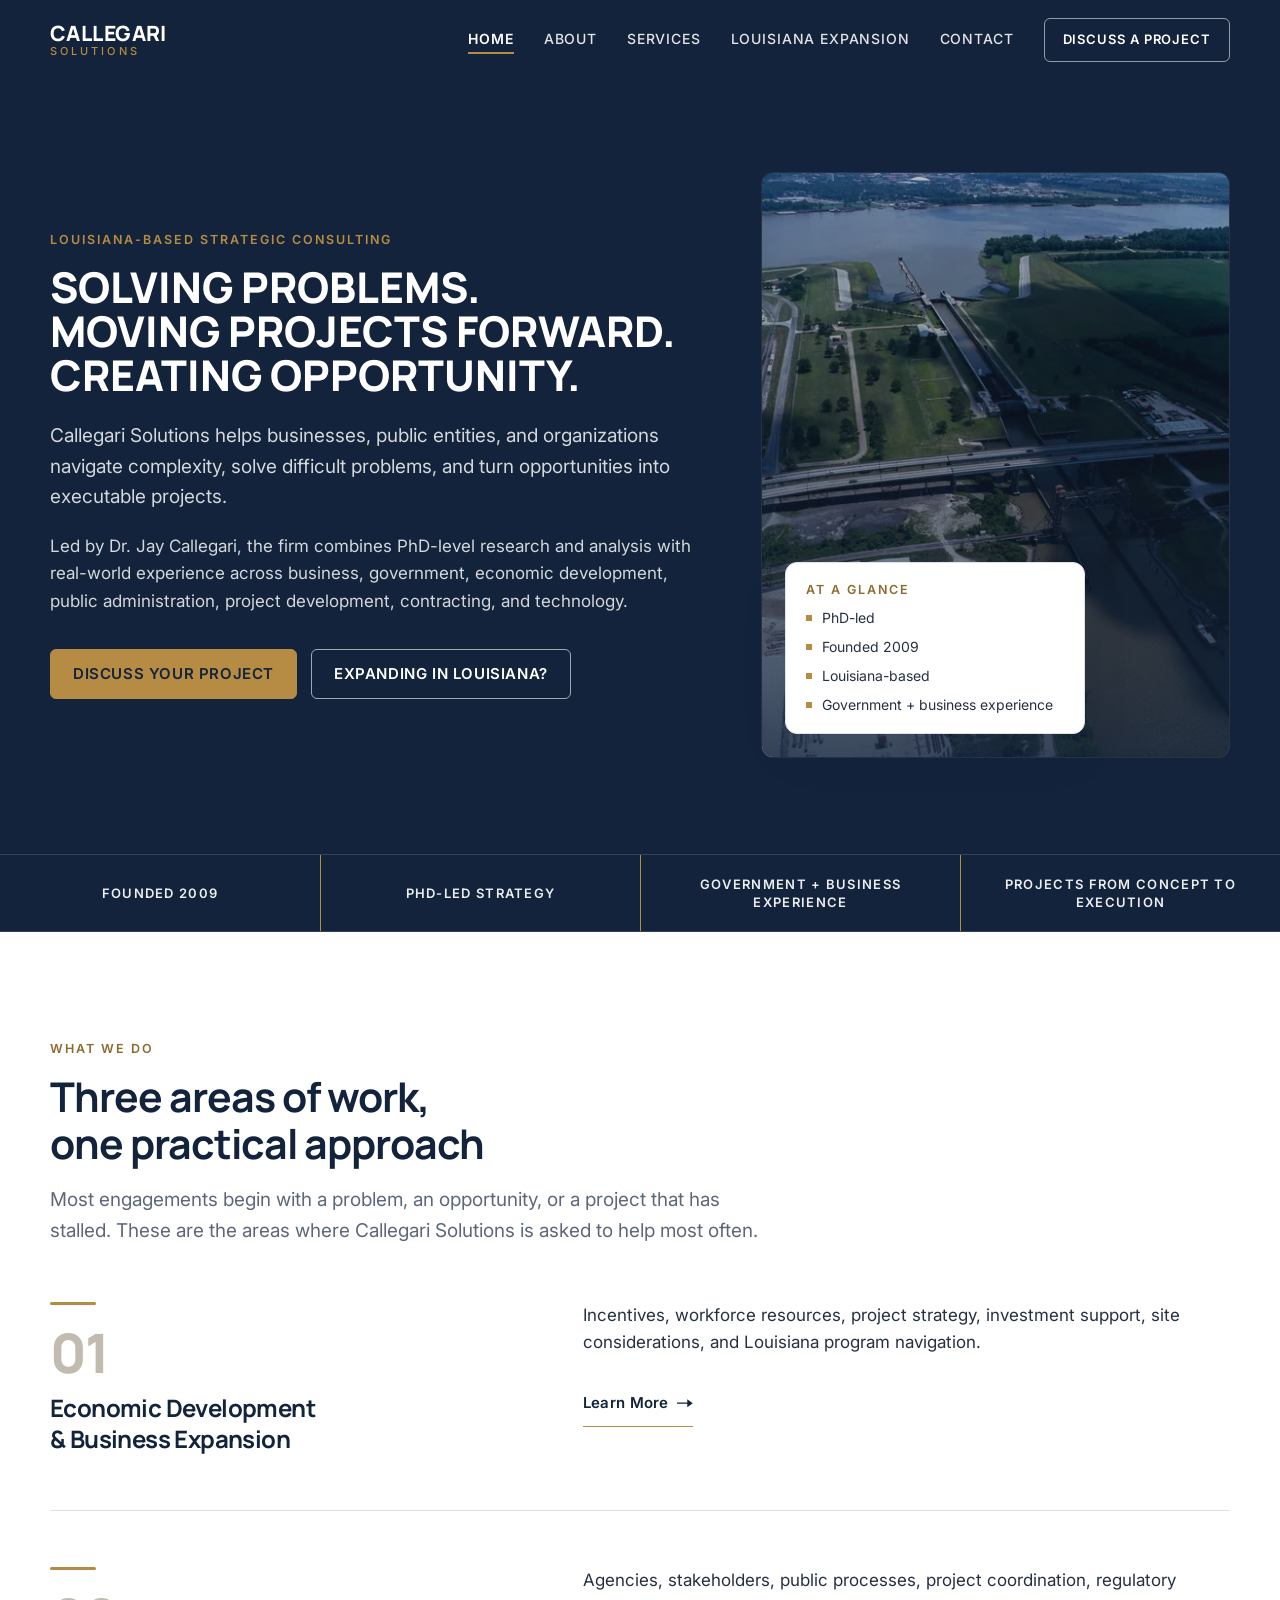
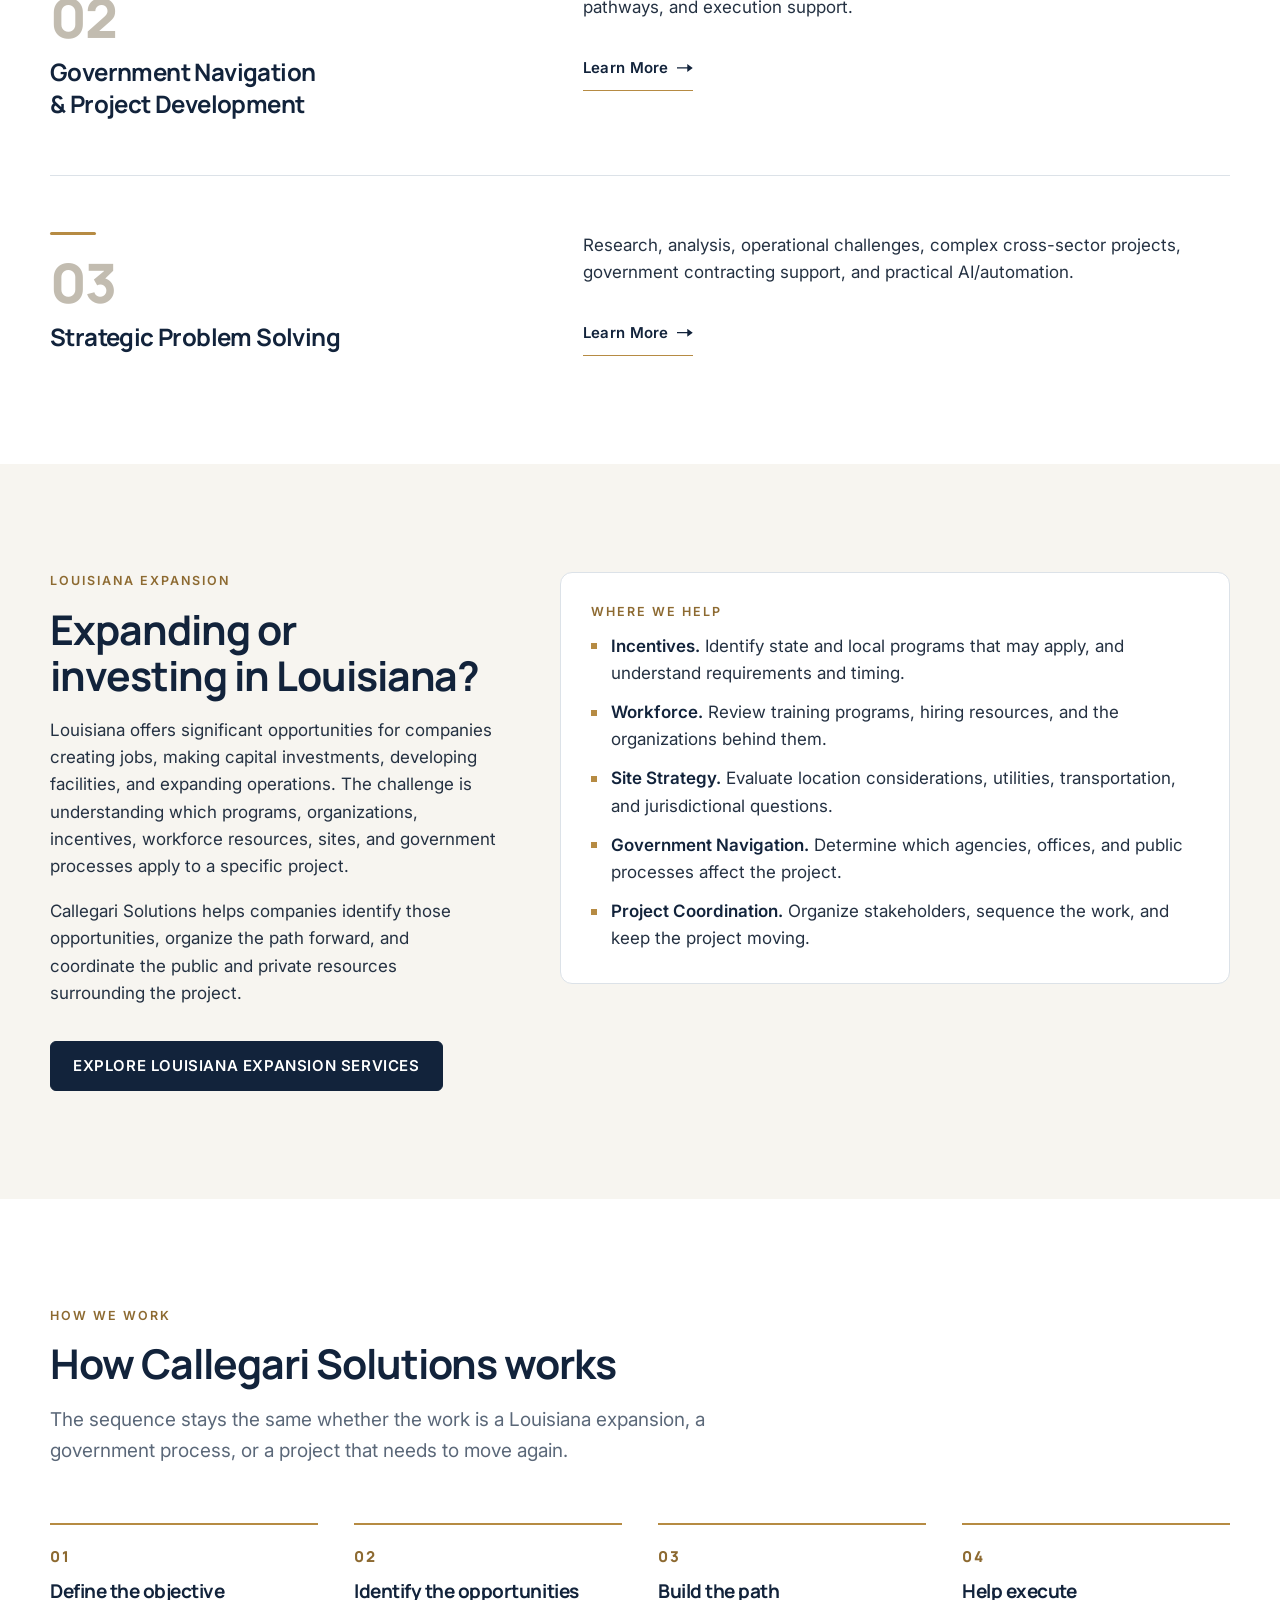
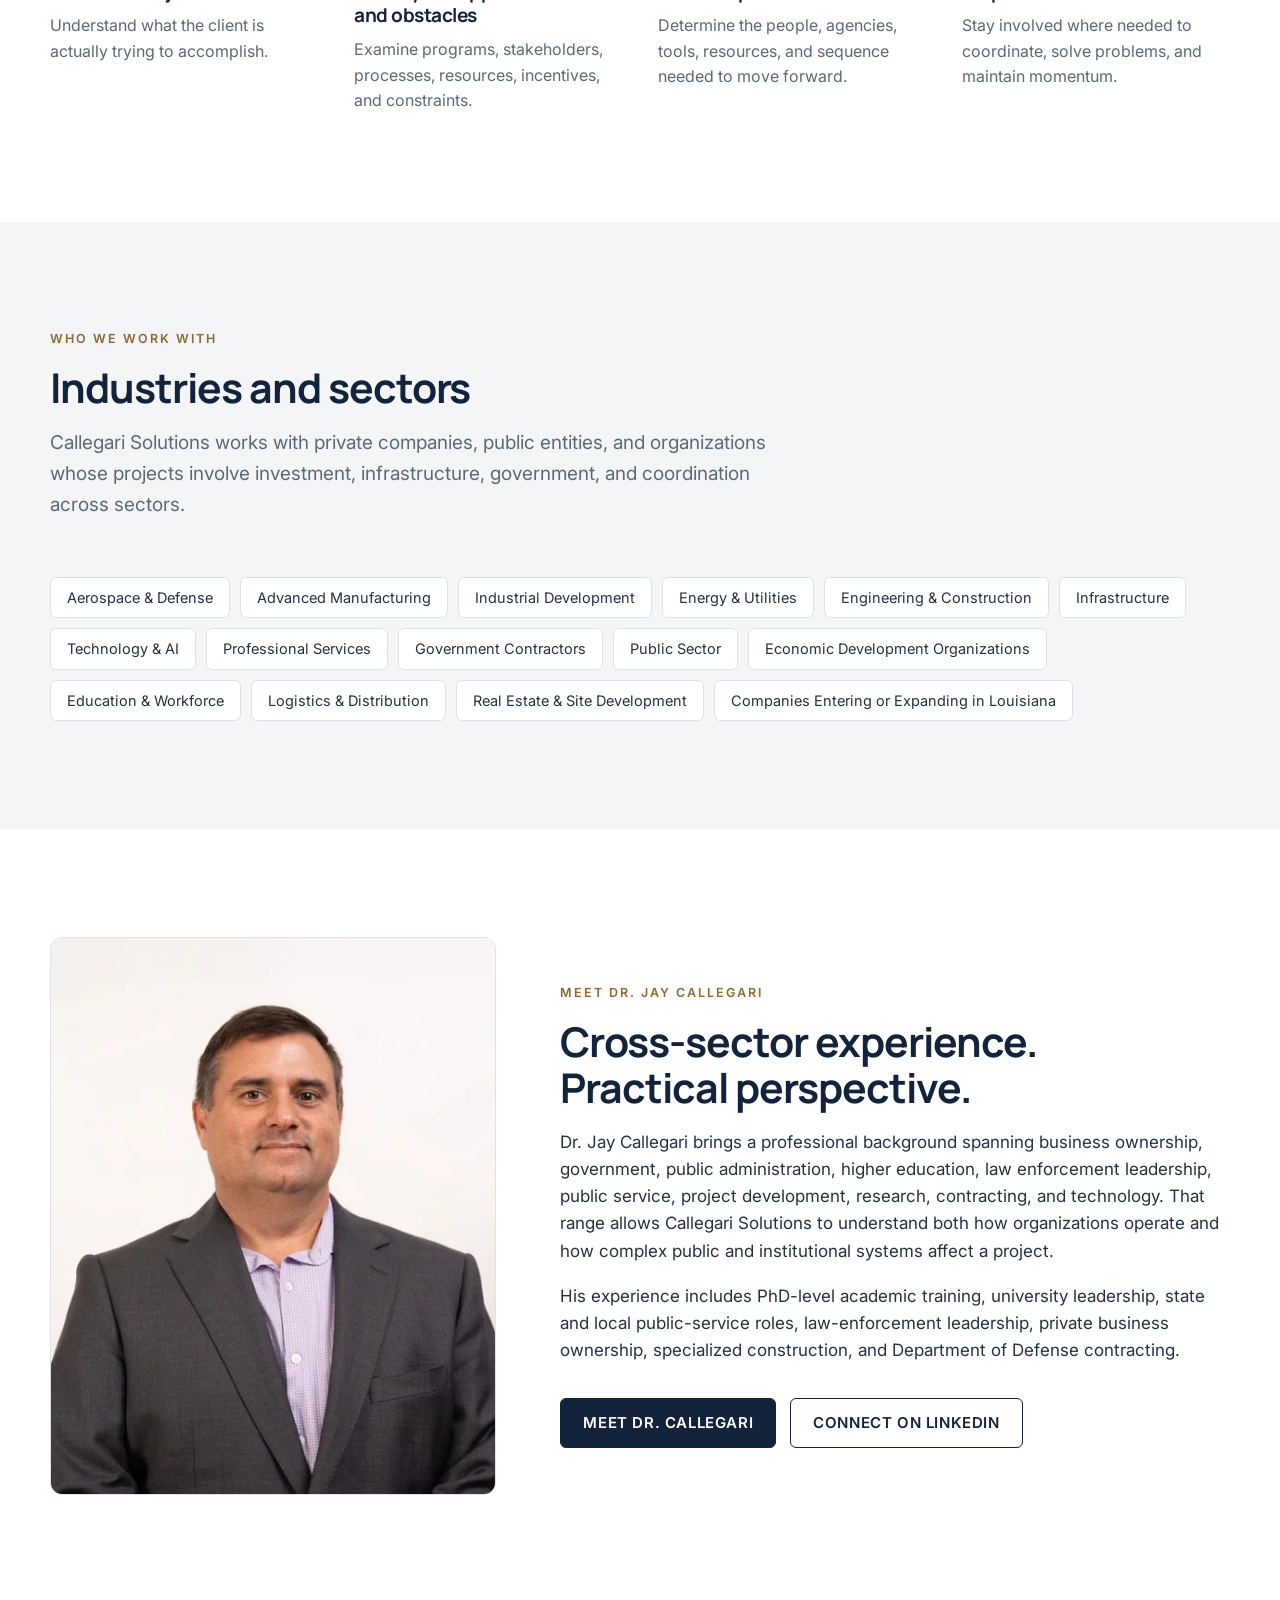
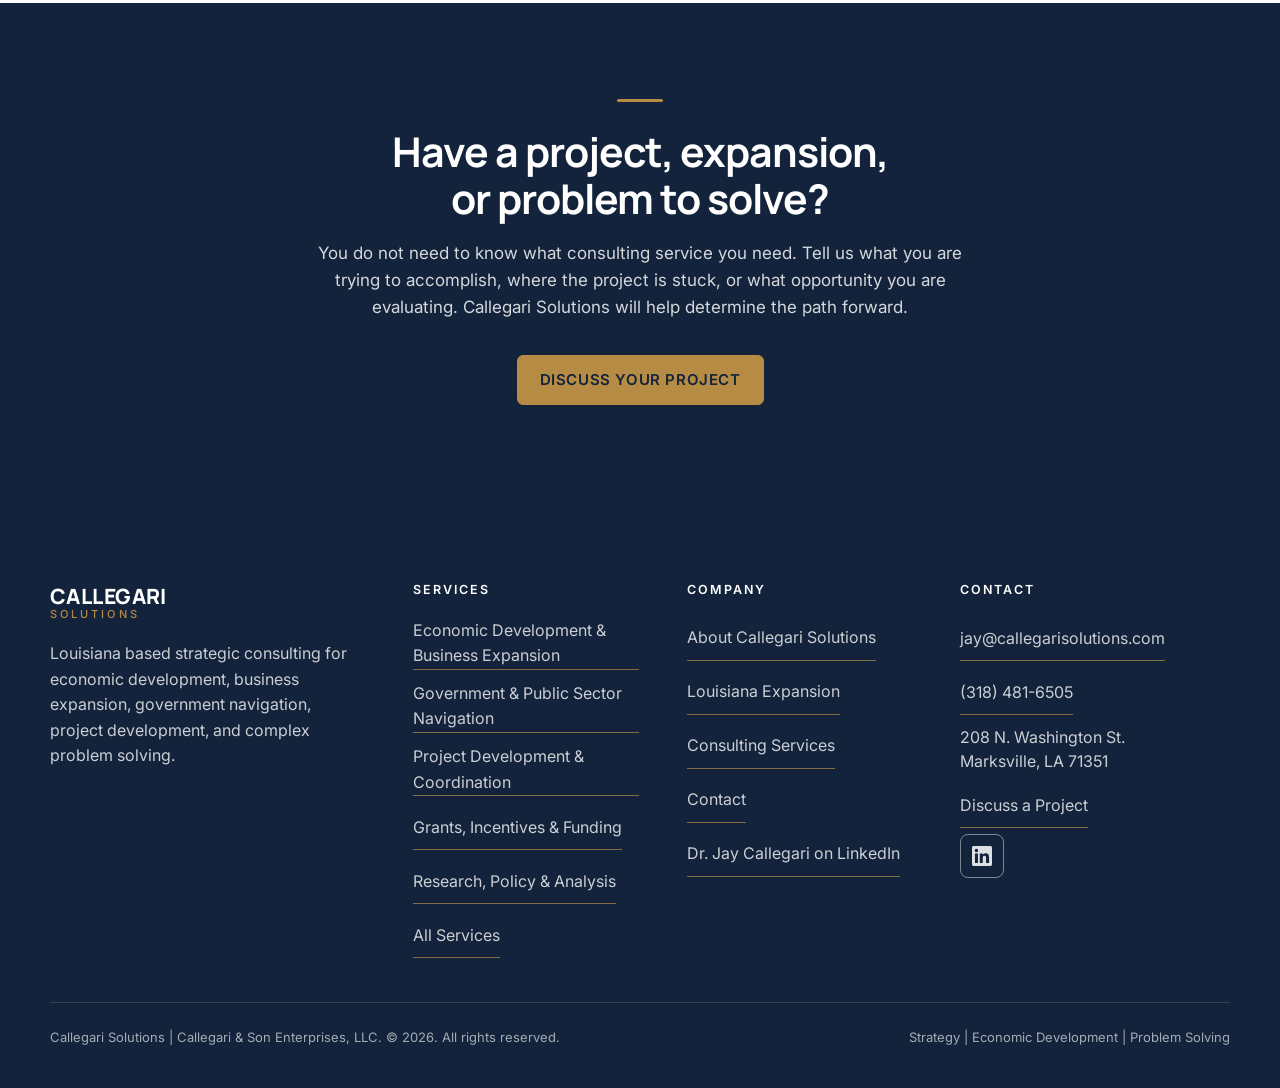
<file: public/index.html>
<!DOCTYPE html>
<html lang="en">
<head>
    <meta charset="utf-8">
    <meta name="viewport" content="width=device-width, initial-scale=1">

    <title>Louisiana Economic Development &amp; Business Consulting | Callegari Solutions</title>
    <meta name="description" content="Callegari Solutions provides Louisiana economic development consulting, business expansion support, incentive strategy, government navigation, project development, and strategic problem-solving services.">
    <link rel="canonical" href="https://callegarisolutions.com/">
    <meta name="robots" content="index,follow">
    <meta name="theme-color" content="#12233B">

    <!-- Sets the html.js flag before first paint so the .reveal starting state
         applies immediately. script.js sets the same class again, harmlessly.
         Must stay above the stylesheet links: a classic inline script placed
         after them waits for those stylesheets to load before it runs. -->
    <script>document.documentElement.classList.add('js');</script>

    <link rel="preconnect" href="https://fonts.googleapis.com">
    <link rel="preconnect" href="https://fonts.gstatic.com" crossorigin>
    <link rel="stylesheet" href="https://fonts.googleapis.com/css2?family=Inter:wght@400;500;600&amp;family=Manrope:wght@600;700;800&amp;display=swap">
    <link rel="stylesheet" href="style.css">

    <link rel="icon" href="favicon.svg" type="image/svg+xml">
    <link rel="icon" href="favicon.ico" sizes="32x32">
    <link rel="apple-touch-icon" href="apple-touch-icon.png">

    <meta property="og:type" content="website">
    <meta property="og:site_name" content="Callegari Solutions">
    <meta property="og:title" content="Louisiana Economic Development &amp; Business Consulting | Callegari Solutions">
    <meta property="og:description" content="Callegari Solutions provides Louisiana economic development consulting, business expansion support, incentive strategy, government navigation, project development, and strategic problem-solving services.">
    <meta property="og:url" content="https://callegarisolutions.com/">
    <meta property="og:image" content="https://callegarisolutions.com/images/og-cover.png">
    <meta property="og:image:width" content="1200">
    <meta property="og:image:height" content="630">
    <meta property="og:image:alt" content="Callegari Solutions, Louisiana based strategic consulting">
    <meta property="og:locale" content="en_US">

    <meta name="twitter:card" content="summary_large_image">
    <meta name="twitter:title" content="Louisiana Economic Development &amp; Business Consulting | Callegari Solutions">
    <meta name="twitter:description" content="Callegari Solutions provides Louisiana economic development consulting, business expansion support, incentive strategy, government navigation, project development, and strategic problem-solving services.">
    <meta name="twitter:image" content="https://callegarisolutions.com/images/og-cover.png">
    <meta name="twitter:image:alt" content="Callegari Solutions, Louisiana based strategic consulting">

    <script type="application/ld+json">
    {
        "@context": "https://schema.org",
        "@type": "ProfessionalService",
        "@id": "https://callegarisolutions.com/#organization",
        "name": "Callegari Solutions",
        "legalName": "Callegari & Son Enterprises, LLC",
        "description": "Callegari Solutions is a Louisiana based strategic consulting firm. The firm helps businesses, public entities and organizations with economic development and business expansion, incentive and funding strategy, government navigation, project development and coordination, research and analysis, government contracting support, and practical technology implementation.",
        "url": "https://callegarisolutions.com/",
        "image": "https://callegarisolutions.com/images/og-cover.png",
        "logo": "https://callegarisolutions.com/images/og-cover.png",
        "email": "jay@callegarisolutions.com",
        "telephone": "+1-318-481-6505",
        "foundingDate": "2009",
        "address": {
            "@type": "PostalAddress",
            "streetAddress": "208 N. Washington St.",
            "addressLocality": "Marksville",
            "addressRegion": "LA",
            "postalCode": "71351",
            "addressCountry": "US"
        },
        "areaServed": "Louisiana",
        "sameAs": [
            "https://www.linkedin.com/in/jay-callegari-phd-a9a5ba18b"
        ]
    }
    </script>

    <script type="application/ld+json">
    {
        "@context": "https://schema.org",
        "@type": "WebSite",
        "name": "Callegari Solutions",
        "url": "https://callegarisolutions.com/",
        "inLanguage": "en-US",
        "publisher": {
            "@id": "https://callegarisolutions.com/#organization"
        }
    }
    </script>

    <!-- ANALYTICS PLACEHOLDER
         No analytics tag ships with this site because no measurement account
         exists yet. When a Google Analytics 4 property is created, paste the
         two GA4 tag lines here, on every page, and nowhere else.
         See REDESIGN-NOTES.md. Do not paste an unconfigured tracker. -->
</head>
<body>
    <a class="skip-link" href="#main">Skip to content</a>

    <header class="site-header site-header--overlay">
        <div class="container header-inner">
            <a class="wordmark" href="index.html">
                <span class="wordmark__name">CALLEGARI</span>
                <span class="wordmark__sub">SOLUTIONS</span>
            </a>

            <button class="nav-toggle" type="button" aria-expanded="false" aria-controls="site-nav">
                <span class="nav-toggle__bars" aria-hidden="true"></span>
                <span class="nav-toggle__bars" aria-hidden="true"></span>
                <span class="nav-toggle__bars" aria-hidden="true"></span>
                <span class="visually-hidden">Menu</span>
            </button>

            <nav class="nav" id="site-nav" aria-label="Primary">
                <ul class="nav-list">
                    <li><a class="nav-link" href="index.html" aria-current="page">HOME</a></li>
                    <li><a class="nav-link" href="about.html">ABOUT</a></li>
                    <li><a class="nav-link" href="services.html">SERVICES</a></li>
                    <li><a class="nav-link" href="louisiana-economic-development-consulting.html">LOUISIANA EXPANSION</a></li>
                    <li><a class="nav-link" href="contact.html">CONTACT</a></li>
                </ul>
                <a class="btn btn--primary btn--compact nav-cta" href="contact.html">DISCUSS A PROJECT</a>
            </nav>
        </div>
    </header>

    <main id="main" tabindex="-1">

        <!-- 1. Hero -->
        <section class="hero" aria-labelledby="hero-heading">
            <div class="container">
                <div class="hero__grid split split--5842">

                    <div>
                        <span class="eyebrow">LOUISIANA-BASED STRATEGIC CONSULTING</span>
                        <h1 id="hero-heading">SOLVING PROBLEMS.<br>MOVING PROJECTS FORWARD.<br>CREATING OPPORTUNITY.</h1>
                        <p class="lede">Callegari Solutions helps businesses, public entities, and organizations navigate complexity, solve difficult problems, and turn opportunities into executable projects.</p>
                        <p>Led by Dr. Jay Callegari, the firm combines PhD-level research and analysis with real-world experience across business, government, economic development, public administration, project development, contracting, and technology.</p>
                        <div class="btn-row">
                            <a class="btn btn--brass" href="contact.html">DISCUSS YOUR PROJECT</a>
                            <a class="btn btn--on-dark" href="louisiana-economic-development-consulting.html">EXPANDING IN LOUISIANA?</a>
                        </div>
                    </div>

                    <div class="hero__media">
                        <div class="hero__figure">
                            <picture>
                                <source type="image/webp" srcset="images/louisiana-waterway-lock-aerial-480.webp 480w, images/louisiana-waterway-lock-aerial-720.webp 720w, images/louisiana-waterway-lock-aerial-960.webp 960w" sizes="(max-width: 900px) 92vw, 480px">
                                <img src="images/louisiana-waterway-lock-aerial-720.jpg" srcset="images/louisiana-waterway-lock-aerial-480.jpg 480w, images/louisiana-waterway-lock-aerial-720.jpg 720w, images/louisiana-waterway-lock-aerial-960.jpg 960w" sizes="(max-width: 900px) 92vw, 480px" alt="Aerial view of a Louisiana navigation lock where an industrial canal meets a wide river, crossed by a highway bridge and a railroad lift bridge, with a pipe yard in the foreground." width="960" height="1200" decoding="async" fetchpriority="high">
                            </picture>
                        </div>
                        <div class="proof-card">
                            <span class="eyebrow">AT A GLANCE</span>
                            <ul>
                                <li>PhD-led</li>
                                <li>Founded 2009</li>
                                <li>Louisiana-based</li>
                                <li>Government + business experience</li>
                            </ul>
                        </div>
                    </div>

                </div>
            </div>
        </section>

        <!-- 2. Credibility strip -->
        <section aria-label="Firm credentials">
            <div class="proof-strip proof-strip--dark">
                <span>Founded 2009</span>
                <span>PhD-led strategy</span>
                <span>Government + business experience</span>
                <span>Projects from concept to execution</span>
            </div>
        </section>

        <!-- 3. What we do -->
        <section class="section" aria-labelledby="what-we-do">
            <div class="container">

                <div class="section-head reveal">
                    <span class="eyebrow">WHAT WE DO</span>
                    <h2 id="what-we-do">Three areas of work, one practical approach</h2>
                    <p class="lede">Most engagements begin with a problem, an opportunity, or a project that has stalled. These are the areas where Callegari Solutions is asked to help most often.</p>
                </div>

                <div class="svc-blocks">

                    <article class="svc-block reveal">
                        <div>
                            <span class="rule-brass" aria-hidden="true"></span>
                            <span class="svc-block__marker" aria-hidden="true">01</span>
                            <h3 class="svc-block__title">Economic Development &amp; Business Expansion</h3>
                        </div>
                        <div class="svc-block__body">
                            <p>Incentives, workforce resources, project strategy, investment support, site considerations, and Louisiana program navigation.</p>
                            <a class="link-arrow" href="services.html#expansion">Learn More<span class="visually-hidden"> about economic development and business expansion</span></a>
                        </div>
                    </article>

                    <article class="svc-block reveal">
                        <div>
                            <span class="rule-brass" aria-hidden="true"></span>
                            <span class="svc-block__marker" aria-hidden="true">02</span>
                            <h3 class="svc-block__title">Government Navigation &amp; Project Development</h3>
                        </div>
                        <div class="svc-block__body">
                            <p>Agencies, stakeholders, public processes, project coordination, regulatory pathways, and execution support.</p>
                            <a class="link-arrow" href="services.html#government">Learn More<span class="visually-hidden"> about government navigation and project development</span></a>
                        </div>
                    </article>

                    <article class="svc-block reveal">
                        <div>
                            <span class="rule-brass" aria-hidden="true"></span>
                            <span class="svc-block__marker" aria-hidden="true">03</span>
                            <h3 class="svc-block__title">Strategic Problem Solving</h3>
                        </div>
                        <div class="svc-block__body">
                            <p>Research, analysis, operational challenges, complex cross-sector projects, government contracting support, and practical AI/automation.</p>
                            <a class="link-arrow" href="services.html#strategy">Learn More<span class="visually-hidden"> about strategic problem solving</span></a>
                        </div>
                    </article>

                </div>
            </div>
        </section>

        <!-- 4. Louisiana expansion feature -->
        <section class="section section--paper" aria-labelledby="louisiana-feature">
            <div class="container">
                <div class="split split--4060">

                    <div class="reveal">
                        <span class="eyebrow">LOUISIANA EXPANSION</span>
                        <h2 id="louisiana-feature">Expanding or investing in Louisiana?</h2>
                        <p>Louisiana offers significant opportunities for companies creating jobs, making capital investments, developing facilities, and expanding operations. The challenge is understanding which programs, organizations, incentives, workforce resources, sites, and government processes apply to a specific project.</p>
                        <p>Callegari Solutions helps companies identify those opportunities, organize the path forward, and coordinate the public and private resources surrounding the project.</p>
                        <div class="btn-row">
                            <a class="btn btn--primary" href="louisiana-economic-development-consulting.html">EXPLORE LOUISIANA EXPANSION SERVICES</a>
                        </div>
                    </div>

                    <div class="card reveal" style="--i:1">
                        <span class="eyebrow">WHERE WE HELP</span>
                        <ul class="list-plain">
                            <li><strong>Incentives.</strong> Identify state and local programs that may apply, and understand requirements and timing.</li>
                            <li><strong>Workforce.</strong> Review training programs, hiring resources, and the organizations behind them.</li>
                            <li><strong>Site Strategy.</strong> Evaluate location considerations, utilities, transportation, and jurisdictional questions.</li>
                            <li><strong>Government Navigation.</strong> Determine which agencies, offices, and public processes affect the project.</li>
                            <li><strong>Project Coordination.</strong> Organize stakeholders, sequence the work, and keep the project moving.</li>
                        </ul>
                    </div>

                </div>
            </div>
        </section>

        <!-- 5. How Callegari Solutions works -->
        <section class="section" aria-labelledby="how-we-work">
            <div class="container">

                <div class="section-head reveal">
                    <span class="eyebrow">HOW WE WORK</span>
                    <h2 id="how-we-work">How Callegari Solutions works</h2>
                    <p class="lede">The sequence stays the same whether the work is a Louisiana expansion, a government process, or a project that needs to move again.</p>
                </div>

                <ol class="steps">
                    <li class="step reveal" style="--i:1">
                        <span class="step__num" aria-hidden="true">01</span>
                        <h3 class="step__title">Define the objective</h3>
                        <p>Understand what the client is actually trying to accomplish.</p>
                    </li>
                    <li class="step reveal" style="--i:2">
                        <span class="step__num" aria-hidden="true">02</span>
                        <h3 class="step__title">Identify the opportunities and obstacles</h3>
                        <p>Examine programs, stakeholders, processes, resources, incentives, and constraints.</p>
                    </li>
                    <li class="step reveal" style="--i:3">
                        <span class="step__num" aria-hidden="true">03</span>
                        <h3 class="step__title">Build the path</h3>
                        <p>Determine the people, agencies, tools, resources, and sequence needed to move forward.</p>
                    </li>
                    <li class="step reveal" style="--i:4">
                        <span class="step__num" aria-hidden="true">04</span>
                        <h3 class="step__title">Help execute</h3>
                        <p>Stay involved where needed to coordinate, solve problems, and maintain momentum.</p>
                    </li>
                </ol>

            </div>
        </section>

        <!-- 6. Industries and sectors -->
        <section class="section section--cool" aria-labelledby="industries">
            <div class="container">

                <div class="section-head reveal">
                    <span class="eyebrow">WHO WE WORK WITH</span>
                    <h2 id="industries">Industries and sectors</h2>
                    <p class="lede">Callegari Solutions works with private companies, public entities, and organizations whose projects involve investment, infrastructure, government, and coordination across sectors.</p>
                </div>

                <ul class="chips reveal">
                    <li class="chip">Aerospace &amp; Defense</li>
                    <li class="chip">Advanced Manufacturing</li>
                    <li class="chip">Industrial Development</li>
                    <li class="chip">Energy &amp; Utilities</li>
                    <li class="chip">Engineering &amp; Construction</li>
                    <li class="chip">Infrastructure</li>
                    <li class="chip">Technology &amp; AI</li>
                    <li class="chip">Professional Services</li>
                    <li class="chip">Government Contractors</li>
                    <li class="chip">Public Sector</li>
                    <li class="chip">Economic Development Organizations</li>
                    <li class="chip">Education &amp; Workforce</li>
                    <li class="chip">Logistics &amp; Distribution</li>
                    <li class="chip">Real Estate &amp; Site Development</li>
                    <li class="chip">Companies Entering or Expanding in Louisiana</li>
                </ul>

            </div>
        </section>

        <!-- 7. Meet Dr. Jay Callegari -->
        <section class="section" aria-labelledby="meet-dr-callegari">
            <div class="container">
                <!-- Copy leads in the DOM so the heading, not a tall portrait frame,
                     is the first thing on a phone. split--reverse restores the
                     portrait to the left column at 900px and above. -->
                <div class="bio split--reverse">

                    <div class="reveal">
                        <span class="eyebrow">MEET DR. JAY CALLEGARI</span>
                        <h2 id="meet-dr-callegari">Cross-sector experience. Practical perspective.</h2>
                        <p>Dr. Jay Callegari brings a professional background spanning business ownership, government, public administration, higher education, law enforcement leadership, public service, project development, research, contracting, and technology. That range allows Callegari Solutions to understand both how organizations operate and how complex public and institutional systems affect a project.</p>
                        <p>His experience includes PhD-level academic training, university leadership, state and local public-service roles, law-enforcement leadership, private business ownership, specialized construction, and Department of Defense contracting.</p>
                        <div class="btn-row">
                            <a class="btn btn--primary" href="about.html">MEET DR. CALLEGARI</a>
                            <a class="btn btn--secondary" href="https://www.linkedin.com/in/jay-callegari-phd-a9a5ba18b" target="_blank" rel="noopener noreferrer">CONNECT ON LINKEDIN<span class="visually-hidden">, opens in a new tab</span></a>
                        </div>
                    </div>

                    <div class="portrait-frame reveal" style="--i:1">
                        <picture>
                            <source type="image/webp" srcset="images/dr-jay-callegari-portrait-360.webp 360w, images/dr-jay-callegari-portrait-480.webp 480w, images/dr-jay-callegari-portrait-820.webp 820w" sizes="(max-width: 760px) 88vw, 440px">
                            <img src="images/dr-jay-callegari-portrait-480.jpg" srcset="images/dr-jay-callegari-portrait-360.jpg 360w, images/dr-jay-callegari-portrait-480.jpg 480w, images/dr-jay-callegari-portrait-820.jpg 820w" sizes="(max-width: 760px) 88vw, 440px" width="820" height="1025" loading="lazy" decoding="async" alt="Dr. Jay Callegari, founder and principal consultant of Callegari Solutions">
                        </picture>
                    </div>

                </div>
            </div>
        </section>

        <!-- 8. Final call to action -->
        <section class="cta-band cta-band--brass-rule" aria-labelledby="final-cta">
            <div class="container container--narrow">
                <h2 id="final-cta">Have a project, expansion, or problem to solve?</h2>
                <p>You do not need to know what consulting service you need. Tell us what you are trying to accomplish, where the project is stuck, or what opportunity you are evaluating. Callegari Solutions will help determine the path forward.</p>
                <div class="btn-row">
                    <a class="btn btn--brass" href="contact.html">DISCUSS YOUR PROJECT</a>
                </div>
            </div>
        </section>

    </main>

    <footer class="site-footer">
        <div class="container">
            <div class="footer-grid">

                <div class="footer-col footer-brand">
                    <h2 class="visually-hidden">Callegari Solutions</h2>
                    <a class="wordmark" href="index.html">
                        <span class="wordmark__name">CALLEGARI</span>
                        <span class="wordmark__sub">SOLUTIONS</span>
                    </a>
                    <p>Louisiana based strategic consulting for economic development, business expansion, government navigation, project development, and complex problem solving.</p>
                </div>

                <div class="footer-col">
                    <h2>Services</h2>
                    <ul class="footer-links">
                        <li><a href="services.html#expansion">Economic Development &amp; Business Expansion</a></li>
                        <li><a href="services.html#government">Government &amp; Public Sector Navigation</a></li>
                        <li><a href="services.html#projects">Project Development &amp; Coordination</a></li>
                        <li><a href="services.html#funding">Grants, Incentives &amp; Funding</a></li>
                        <li><a href="services.html#research">Research, Policy &amp; Analysis</a></li>
                        <li><a href="services.html">All Services</a></li>
                    </ul>
                </div>

                <div class="footer-col">
                    <h2>Company</h2>
                    <ul class="footer-links">
                        <li><a href="about.html">About Callegari Solutions</a></li>
                        <li><a href="louisiana-economic-development-consulting.html">Louisiana Expansion</a></li>
                        <li><a href="services.html">Consulting Services</a></li>
                        <li><a href="contact.html">Contact</a></li>
                        <li><a href="https://www.linkedin.com/in/jay-callegari-phd-a9a5ba18b" target="_blank" rel="noopener noreferrer">Dr. Jay Callegari on LinkedIn</a></li>
                    </ul>
                </div>

                <div class="footer-col">
                    <h2>Contact</h2>
                    <ul class="footer-contact">
                        <li><a href="mailto:jay@callegarisolutions.com">jay@callegarisolutions.com</a></li>
                        <li><a href="tel:+13184816505">(318) 481-6505</a></li>
                        <li>
                            <address>
                                208 N. Washington St.<br>
                                Marksville, LA 71351
                            </address>
                        </li>
                        <li><a href="contact.html">Discuss a Project</a></li>
                    </ul>
                    <a class="social-link" href="https://www.linkedin.com/in/jay-callegari-phd-a9a5ba18b" target="_blank" rel="noopener noreferrer">
                        <svg viewBox="0 0 24 24" width="20" height="20" aria-hidden="true" focusable="false"><path fill="currentColor" d="M20.45 20.45h-3.56v-5.57c0-1.33-.03-3.04-1.85-3.04-1.85 0-2.14 1.45-2.14 2.94v5.67H9.35V9h3.41v1.56h.05c.48-.9 1.64-1.85 3.37-1.85 3.6 0 4.27 2.37 4.27 5.46v6.28zM5.34 7.43a2.06 2.06 0 1 1 0-4.13 2.06 2.06 0 0 1 0 4.13zM7.12 20.45H3.56V9h3.56v11.45zM22.22 0H1.77C.79 0 0 .77 0 1.73v20.54C0 23.23.79 24 1.77 24h20.45c.98 0 1.78-.77 1.78-1.73V1.73C24 .77 23.2 0 22.22 0z"></path></svg>
                        <span class="visually-hidden">Dr. Jay Callegari on LinkedIn, opens in a new tab</span>
                    </a>
                </div>

            </div>

            <div class="footer-bottom">
                <p>Callegari Solutions | Callegari &amp; Son Enterprises, LLC. &copy; 2026. All rights reserved.</p>
                <p>Strategy | Economic Development | Problem Solving</p>
            </div>
        </div>
    </footer>

    <script src="script.js" defer></script>
</body>
</html>
</file>
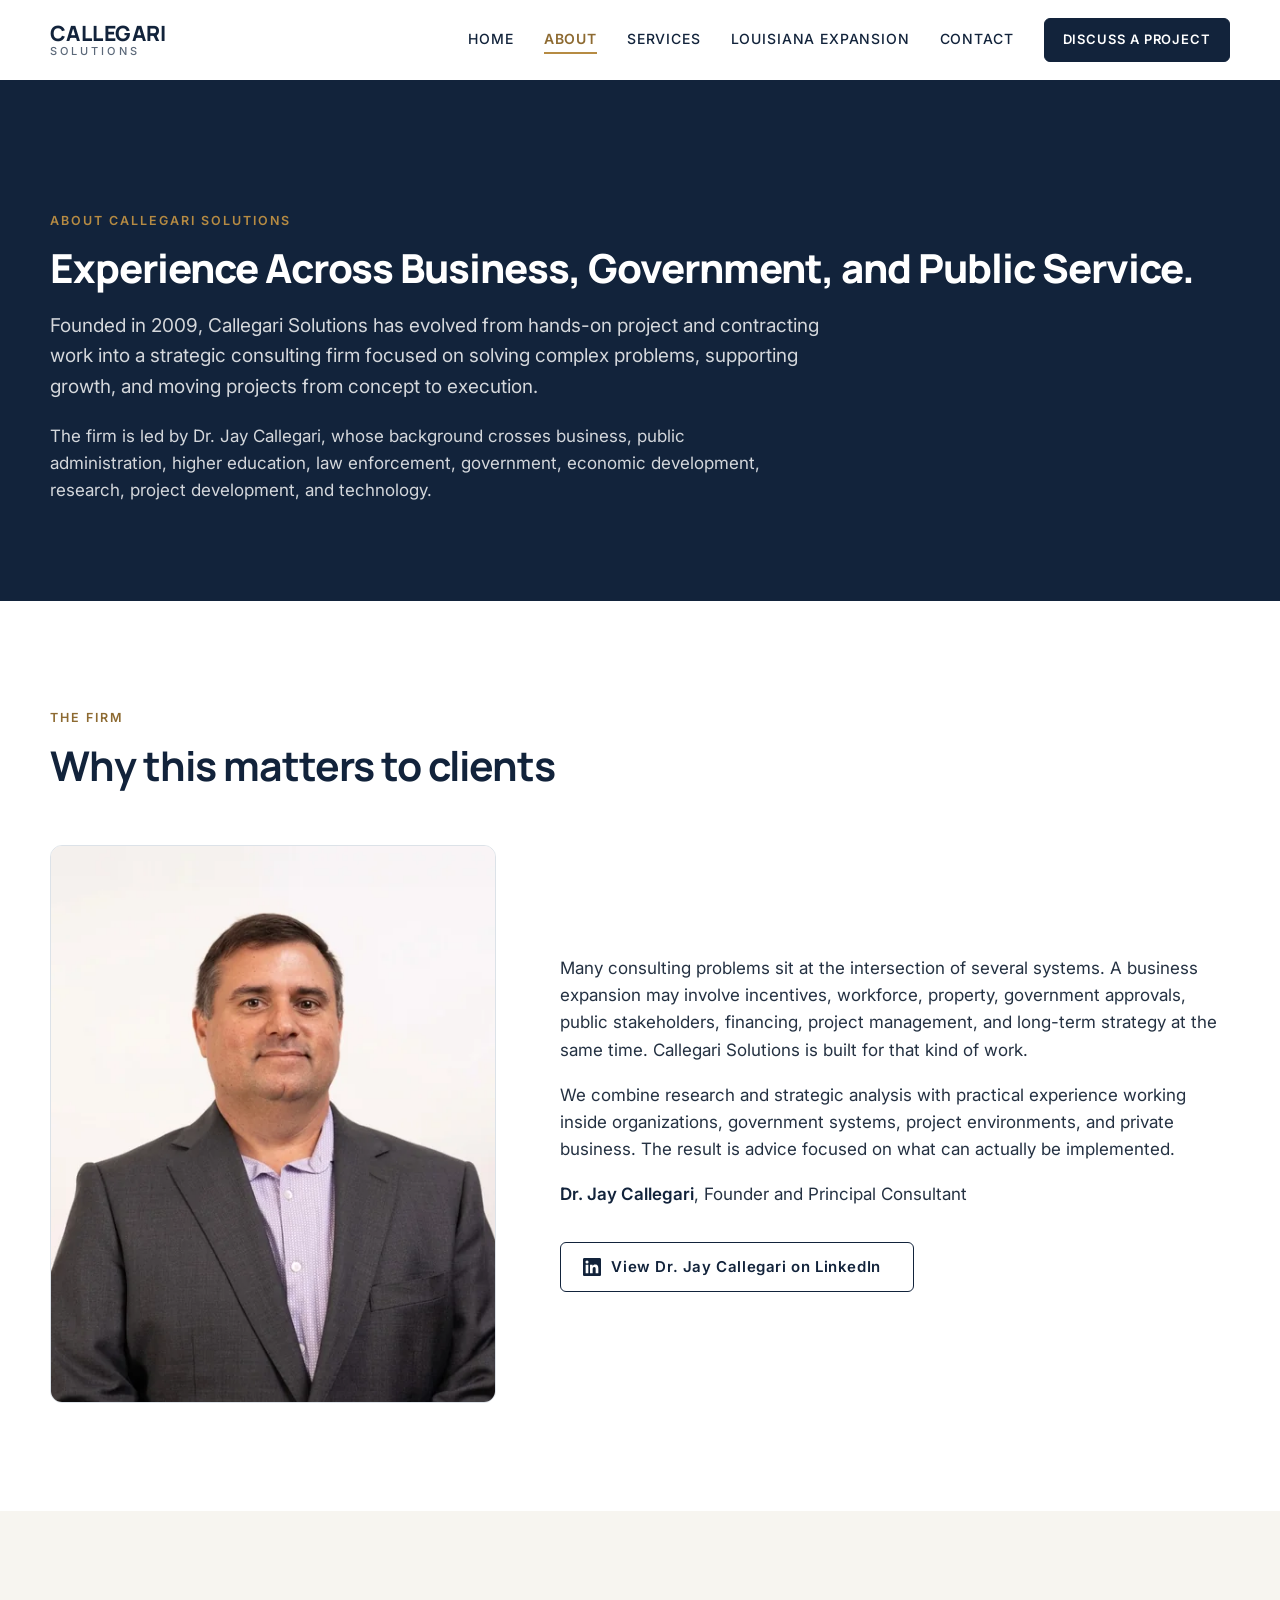
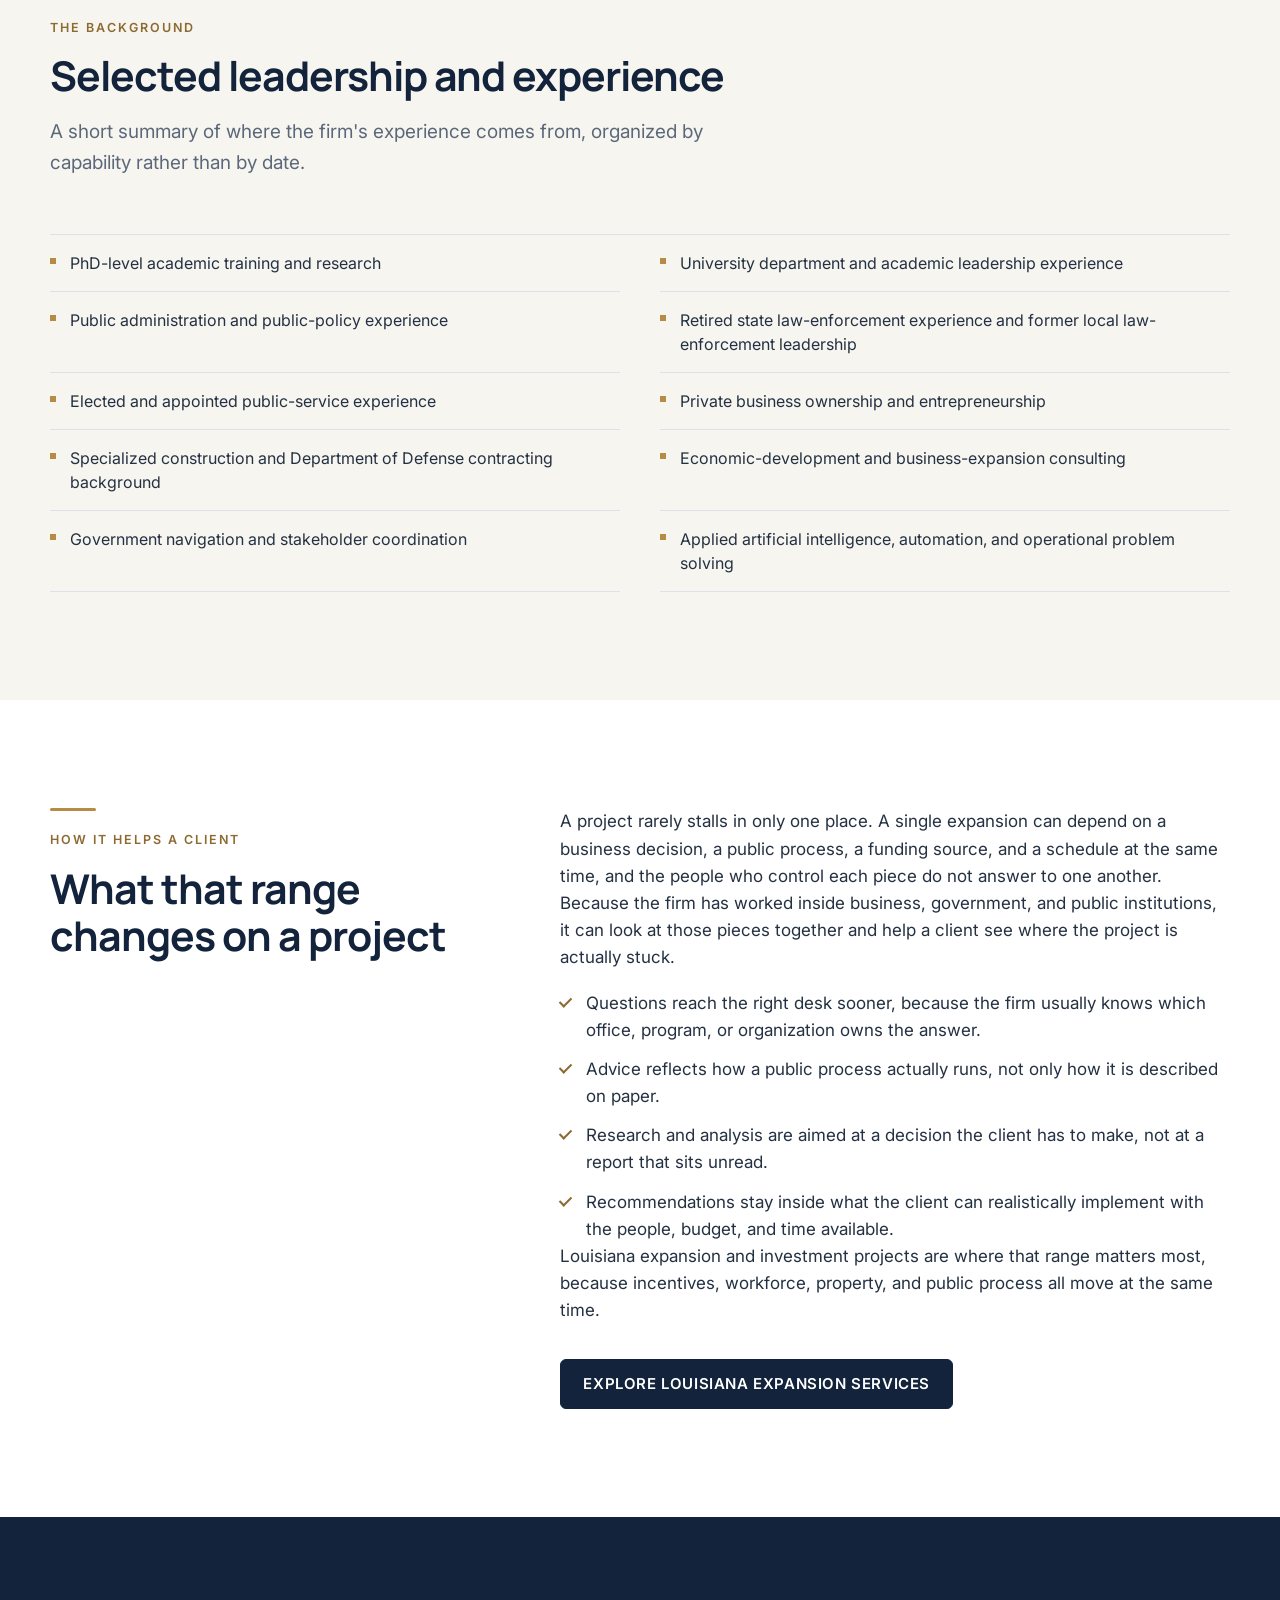
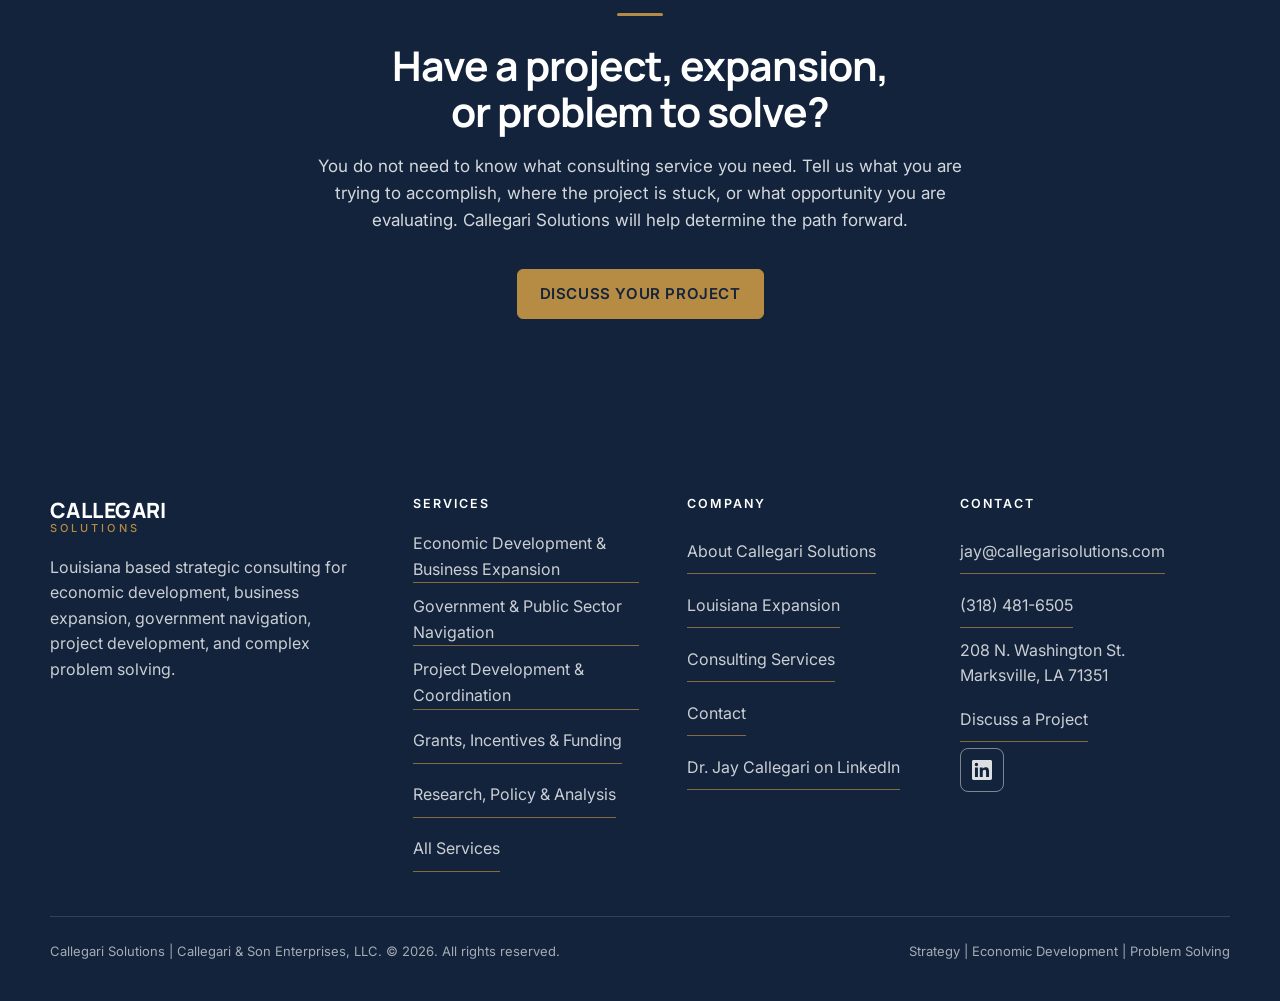
<file: public/about.html>
<!DOCTYPE html>
<html lang="en">
<head>
    <meta charset="utf-8">
    <meta name="viewport" content="width=device-width, initial-scale=1">

    <title>About Callegari Solutions | Louisiana Strategic Consulting</title>
    <meta name="description" content="Learn about Callegari Solutions and Dr. Jay Callegari's cross-sector experience in business, government, public administration, economic development, project development, research, and technology.">
    <link rel="canonical" href="https://callegarisolutions.com/about.html">
    <meta name="robots" content="index,follow">
    <meta name="theme-color" content="#12233B">

    <link rel="preconnect" href="https://fonts.googleapis.com">
    <link rel="preconnect" href="https://fonts.gstatic.com" crossorigin>
    <link rel="stylesheet" href="https://fonts.googleapis.com/css2?family=Inter:wght@400;500;600&amp;family=Manrope:wght@600;700;800&amp;display=swap">
    <link rel="stylesheet" href="style.css">

    <link rel="icon" href="favicon.svg" type="image/svg+xml">
    <link rel="icon" href="favicon.ico" sizes="32x32">
    <link rel="apple-touch-icon" href="apple-touch-icon.png">

    <meta property="og:type" content="website">
    <meta property="og:site_name" content="Callegari Solutions">
    <meta property="og:title" content="About Callegari Solutions | Louisiana Strategic Consulting">
    <meta property="og:description" content="Learn about Callegari Solutions and Dr. Jay Callegari's cross-sector experience in business, government, public administration, economic development, project development, research, and technology.">
    <meta property="og:url" content="https://callegarisolutions.com/about.html">
    <meta property="og:image" content="https://callegarisolutions.com/images/og-cover.png">
    <meta property="og:image:width" content="1200">
    <meta property="og:image:height" content="630">
    <meta property="og:image:alt" content="Callegari Solutions, Louisiana based strategic consulting">
    <meta property="og:locale" content="en_US">

    <meta name="twitter:card" content="summary_large_image">
    <meta name="twitter:title" content="About Callegari Solutions | Louisiana Strategic Consulting">
    <meta name="twitter:description" content="Learn about Callegari Solutions and Dr. Jay Callegari's cross-sector experience in business, government, public administration, economic development, project development, research, and technology.">
    <meta name="twitter:image" content="https://callegarisolutions.com/images/og-cover.png">
    <meta name="twitter:image:alt" content="Callegari Solutions, Louisiana based strategic consulting">

    <script type="application/ld+json">
    {
        "@context": "https://schema.org",
        "@type": "ProfessionalService",
        "name": "Callegari Solutions",
        "legalName": "Callegari & Son Enterprises, LLC",
        "description": "Callegari Solutions is a Louisiana based strategic consulting firm. The firm helps businesses, public entities and organizations with economic development and business expansion, incentive and funding strategy, government navigation, project development and coordination, research and analysis, government contracting support, and practical technology implementation.",
        "url": "https://callegarisolutions.com/",
        "email": "jay@callegarisolutions.com",
        "telephone": "+1-318-481-6505",
        "foundingDate": "2009",
        "address": {
            "@type": "PostalAddress",
            "streetAddress": "208 N. Washington St.",
            "addressLocality": "Marksville",
            "addressRegion": "LA",
            "postalCode": "71351",
            "addressCountry": "US"
        },
        "areaServed": "Louisiana",
        "sameAs": [
            "https://www.linkedin.com/in/jay-callegari-phd-a9a5ba18b"
        ]
    }
    </script>

    <script type="application/ld+json">
    {
        "@context": "https://schema.org",
        "@type": "BreadcrumbList",
        "itemListElement": [
            {
                "@type": "ListItem",
                "position": 1,
                "name": "Home",
                "item": "https://callegarisolutions.com/"
            },
            {
                "@type": "ListItem",
                "position": 2,
                "name": "About",
                "item": "https://callegarisolutions.com/about.html"
            }
        ]
    }
    </script>

    <script type="application/ld+json">
    {
        "@context": "https://schema.org",
        "@type": "Person",
        "name": "Jay Callegari",
        "honorificPrefix": "Dr.",
        "jobTitle": "Founder and Principal Consultant",
        "url": "https://callegarisolutions.com/about.html",
        "image": "https://callegarisolutions.com/images/dr-jay-callegari-portrait-820.jpg",
        "worksFor": {
            "@type": "ProfessionalService",
            "name": "Callegari Solutions",
            "url": "https://callegarisolutions.com/"
        },
        "sameAs": [
            "https://www.linkedin.com/in/jay-callegari-phd-a9a5ba18b"
        ]
    }
    </script>

    <!-- ANALYTICS PLACEHOLDER
         No analytics tag ships with this site because no measurement account
         exists yet. When a Google Analytics 4 property is created, paste the
         two GA4 tag lines here, on every page, and nowhere else.
         See REDESIGN-NOTES.md. Do not paste an unconfigured tracker. -->
</head>
<body>
    <a class="skip-link" href="#main">Skip to content</a>

    <header class="site-header">
        <div class="container header-inner">
            <a class="wordmark" href="index.html">
                <span class="wordmark__name">CALLEGARI</span>
                <span class="wordmark__sub">SOLUTIONS</span>
            </a>

            <button class="nav-toggle" type="button" aria-expanded="false" aria-controls="site-nav">
                <span class="nav-toggle__bars" aria-hidden="true"></span>
                <span class="nav-toggle__bars" aria-hidden="true"></span>
                <span class="nav-toggle__bars" aria-hidden="true"></span>
                <span class="visually-hidden">Menu</span>
            </button>

            <nav class="nav" id="site-nav" aria-label="Primary">
                <ul class="nav-list">
                    <li><a class="nav-link" href="index.html">HOME</a></li>
                    <li><a class="nav-link" href="about.html" aria-current="page">ABOUT</a></li>
                    <li><a class="nav-link" href="services.html">SERVICES</a></li>
                    <li><a class="nav-link" href="louisiana-economic-development-consulting.html">LOUISIANA EXPANSION</a></li>
                    <li><a class="nav-link" href="contact.html">CONTACT</a></li>
                </ul>
                <a class="btn btn--primary btn--compact nav-cta" href="contact.html">DISCUSS A PROJECT</a>
            </nav>
        </div>
    </header>

    <main id="main">

        <section class="page-hero">
            <div class="container">
                <span class="eyebrow">ABOUT CALLEGARI SOLUTIONS</span>
                <h1>Experience Across Business, Government, and Public Service.</h1>
                <p class="lede">Founded in 2009, Callegari Solutions has evolved from hands-on project and contracting work into a strategic consulting firm focused on solving complex problems, supporting growth, and moving projects from concept to execution.</p>
                <p>The firm is led by Dr. Jay Callegari, whose background crosses business, public administration, higher education, law enforcement, government, economic development, research, project development, and technology.</p>
            </div>
        </section>

        <section class="section">
            <div class="container">

                <div class="section-head reveal">
                    <span class="eyebrow">THE FIRM</span>
                    <h2>Why this matters to clients</h2>
                </div>

                <div class="bio reveal" style="--i:1">

                    <div class="portrait-frame">
                        <picture>
                            <source type="image/webp" srcset="images/dr-jay-callegari-portrait-360.webp 360w, images/dr-jay-callegari-portrait-480.webp 480w, images/dr-jay-callegari-portrait-820.webp 820w" sizes="(max-width: 760px) 88vw, 440px">
                            <img src="images/dr-jay-callegari-portrait-480.jpg" srcset="images/dr-jay-callegari-portrait-360.jpg 360w, images/dr-jay-callegari-portrait-480.jpg 480w, images/dr-jay-callegari-portrait-820.jpg 820w" sizes="(max-width: 760px) 88vw, 440px" width="820" height="1025" loading="lazy" decoding="async" alt="Dr. Jay Callegari, founder and principal consultant of Callegari Solutions">
                        </picture>
                    </div>

                    <div>
                        <p>Many consulting problems sit at the intersection of several systems. A business expansion may involve incentives, workforce, property, government approvals, public stakeholders, financing, project management, and long-term strategy at the same time. Callegari Solutions is built for that kind of work.</p>
                        <p>We combine research and strategic analysis with practical experience working inside organizations, government systems, project environments, and private business. The result is advice focused on what can actually be implemented.</p>
                        <p><strong>Dr. Jay Callegari</strong>, Founder and Principal Consultant</p>
                        <div class="btn-row">
                            <a class="btn btn--secondary" href="https://www.linkedin.com/in/jay-callegari-phd-a9a5ba18b" target="_blank" rel="noopener noreferrer">
                                <svg viewBox="0 0 24 24" width="18" height="18" aria-hidden="true" focusable="false"><path fill="currentColor" d="M20.45 20.45h-3.56v-5.57c0-1.33-.03-3.04-1.85-3.04-1.85 0-2.14 1.45-2.14 2.94v5.67H9.35V9h3.41v1.56h.05c.48-.9 1.64-1.85 3.37-1.85 3.6 0 4.27 2.37 4.27 5.46v6.28zM5.34 7.43a2.06 2.06 0 1 1 0-4.13 2.06 2.06 0 0 1 0 4.13zM7.12 20.45H3.56V9h3.56v11.45zM22.22 0H1.77C.79 0 0 .77 0 1.73v20.54C0 23.23.79 24 1.77 24h20.45c.98 0 1.78-.77 1.78-1.73V1.73C24 .77 23.2 0 22.22 0z"></path></svg>
                                View Dr. Jay Callegari on LinkedIn<span class="visually-hidden">, opens in a new tab</span>
                            </a>
                        </div>
                    </div>

                </div>

            </div>
        </section>

        <section class="section section--paper">
            <div class="container">

                <div class="section-head reveal">
                    <span class="eyebrow">THE BACKGROUND</span>
                    <h2>Selected leadership and experience</h2>
                    <p class="lede">A short summary of where the firm's experience comes from, organized by capability rather than by date.</p>
                </div>

                <ul class="cred-list reveal" style="--i:1">
                    <li>PhD-level academic training and research</li>
                    <li>University department and academic leadership experience</li>
                    <li>Public administration and public-policy experience</li>
                    <li>Retired state law-enforcement experience and former local law-enforcement leadership</li>
                    <li>Elected and appointed public-service experience</li>
                    <li>Private business ownership and entrepreneurship</li>
                    <li>Specialized construction and Department of Defense contracting background</li>
                    <li>Economic-development and business-expansion consulting</li>
                    <li>Government navigation and stakeholder coordination</li>
                    <li>Applied artificial intelligence, automation, and operational problem solving</li>
                </ul>

            </div>
        </section>

        <section class="section">
            <div class="container">
                <div class="split split--4060 reveal">

                    <div>
                        <span class="rule-brass" aria-hidden="true"></span>
                        <span class="eyebrow">HOW IT HELPS A CLIENT</span>
                        <h2>What that range changes on a project</h2>
                    </div>

                    <div>
                        <p class="text-limit">A project rarely stalls in only one place. A single expansion can depend on a business decision, a public process, a funding source, and a schedule at the same time, and the people who control each piece do not answer to one another. Because the firm has worked inside business, government, and public institutions, it can look at those pieces together and help a client see where the project is actually stuck.</p>
                        <ul class="list-check">
                            <li>Questions reach the right desk sooner, because the firm usually knows which office, program, or organization owns the answer.</li>
                            <li>Advice reflects how a public process actually runs, not only how it is described on paper.</li>
                            <li>Research and analysis are aimed at a decision the client has to make, not at a report that sits unread.</li>
                            <li>Recommendations stay inside what the client can realistically implement with the people, budget, and time available.</li>
                        </ul>
                        <p class="text-limit">Louisiana expansion and investment projects are where that range matters most, because incentives, workforce, property, and public process all move at the same time.</p>
                        <div class="btn-row">
                            <a class="btn btn--primary" href="louisiana-economic-development-consulting.html">EXPLORE LOUISIANA EXPANSION SERVICES</a>
                        </div>
                    </div>

                </div>
            </div>
        </section>

        <section class="cta-band cta-band--brass-rule">
            <div class="container--narrow">
                <h2>Have a project, expansion, or problem to solve?</h2>
                <p>You do not need to know what consulting service you need. Tell us what you are trying to accomplish, where the project is stuck, or what opportunity you are evaluating. Callegari Solutions will help determine the path forward.</p>
                <div class="btn-row">
                    <a class="btn btn--brass" href="contact.html">DISCUSS YOUR PROJECT</a>
                </div>
            </div>
        </section>

    </main>

    <footer class="site-footer">
        <div class="container">
            <div class="footer-grid">

                <div class="footer-col footer-brand">
                    <h2 class="visually-hidden">Callegari Solutions</h2>
                    <a class="wordmark" href="index.html">
                        <span class="wordmark__name">CALLEGARI</span>
                        <span class="wordmark__sub">SOLUTIONS</span>
                    </a>
                    <p>Louisiana based strategic consulting for economic development, business expansion, government navigation, project development, and complex problem solving.</p>
                </div>

                <div class="footer-col">
                    <h2>Services</h2>
                    <ul class="footer-links">
                        <li><a href="services.html#expansion">Economic Development &amp; Business Expansion</a></li>
                        <li><a href="services.html#government">Government &amp; Public Sector Navigation</a></li>
                        <li><a href="services.html#projects">Project Development &amp; Coordination</a></li>
                        <li><a href="services.html#funding">Grants, Incentives &amp; Funding</a></li>
                        <li><a href="services.html#research">Research, Policy &amp; Analysis</a></li>
                        <li><a href="services.html">All Services</a></li>
                    </ul>
                </div>

                <div class="footer-col">
                    <h2>Company</h2>
                    <ul class="footer-links">
                        <li><a href="about.html">About Callegari Solutions</a></li>
                        <li><a href="louisiana-economic-development-consulting.html">Louisiana Expansion</a></li>
                        <li><a href="services.html">Consulting Services</a></li>
                        <li><a href="contact.html">Contact</a></li>
                        <li><a href="https://www.linkedin.com/in/jay-callegari-phd-a9a5ba18b" target="_blank" rel="noopener noreferrer">Dr. Jay Callegari on LinkedIn</a></li>
                    </ul>
                </div>

                <div class="footer-col">
                    <h2>Contact</h2>
                    <ul class="footer-contact">
                        <li><a href="mailto:jay@callegarisolutions.com">jay@callegarisolutions.com</a></li>
                        <li><a href="tel:+13184816505">(318) 481-6505</a></li>
                        <li>
                            <address>
                                208 N. Washington St.<br>
                                Marksville, LA 71351
                            </address>
                        </li>
                        <li><a href="contact.html">Discuss a Project</a></li>
                    </ul>
                    <a class="social-link" href="https://www.linkedin.com/in/jay-callegari-phd-a9a5ba18b" target="_blank" rel="noopener noreferrer">
                        <svg viewBox="0 0 24 24" width="20" height="20" aria-hidden="true" focusable="false"><path fill="currentColor" d="M20.45 20.45h-3.56v-5.57c0-1.33-.03-3.04-1.85-3.04-1.85 0-2.14 1.45-2.14 2.94v5.67H9.35V9h3.41v1.56h.05c.48-.9 1.64-1.85 3.37-1.85 3.6 0 4.27 2.37 4.27 5.46v6.28zM5.34 7.43a2.06 2.06 0 1 1 0-4.13 2.06 2.06 0 0 1 0 4.13zM7.12 20.45H3.56V9h3.56v11.45zM22.22 0H1.77C.79 0 0 .77 0 1.73v20.54C0 23.23.79 24 1.77 24h20.45c.98 0 1.78-.77 1.78-1.73V1.73C24 .77 23.2 0 22.22 0z"></path></svg>
                        <span class="visually-hidden">Dr. Jay Callegari on LinkedIn, opens in a new tab</span>
                    </a>
                </div>

            </div>

            <div class="footer-bottom">
                <p>Callegari Solutions | Callegari &amp; Son Enterprises, LLC. &copy; 2026. All rights reserved.</p>
                <p>Strategy | Economic Development | Problem Solving</p>
            </div>
        </div>
    </footer>

    <script src="script.js" defer></script>
</body>
</html>
</file>
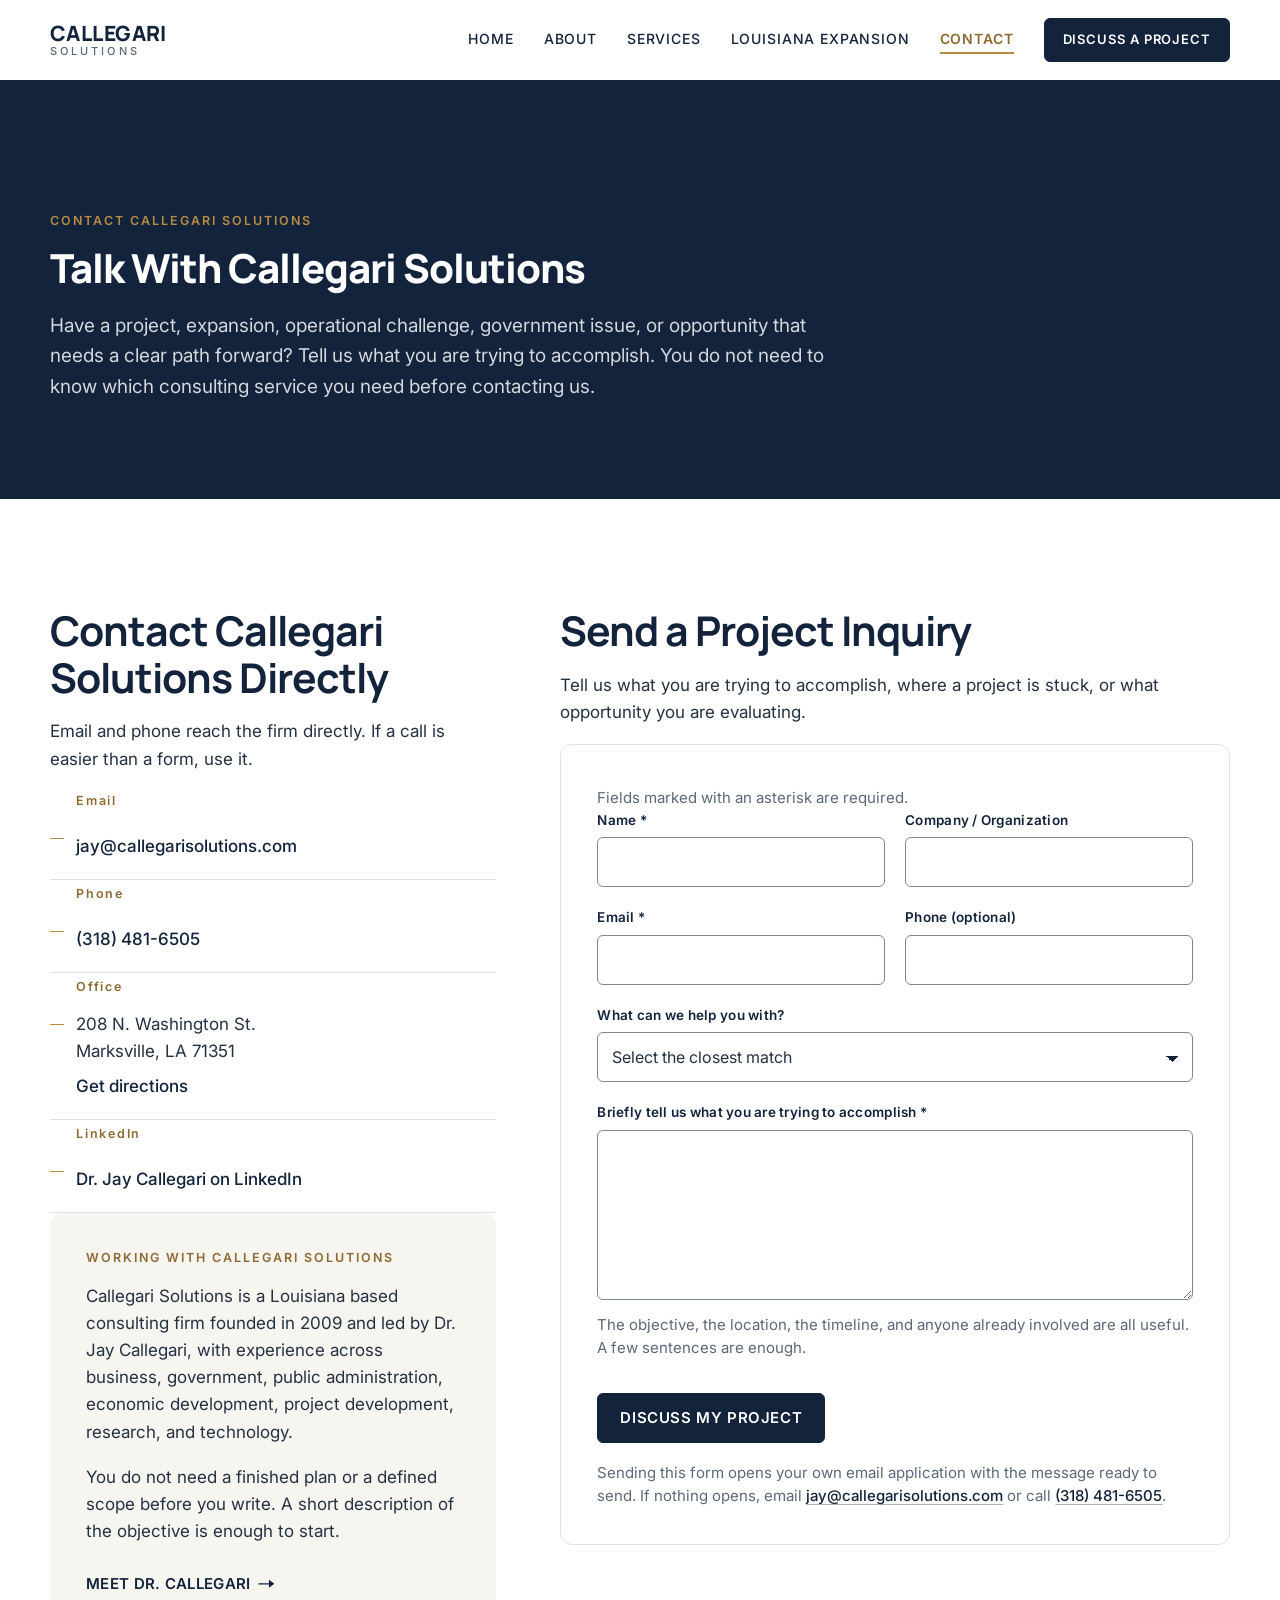
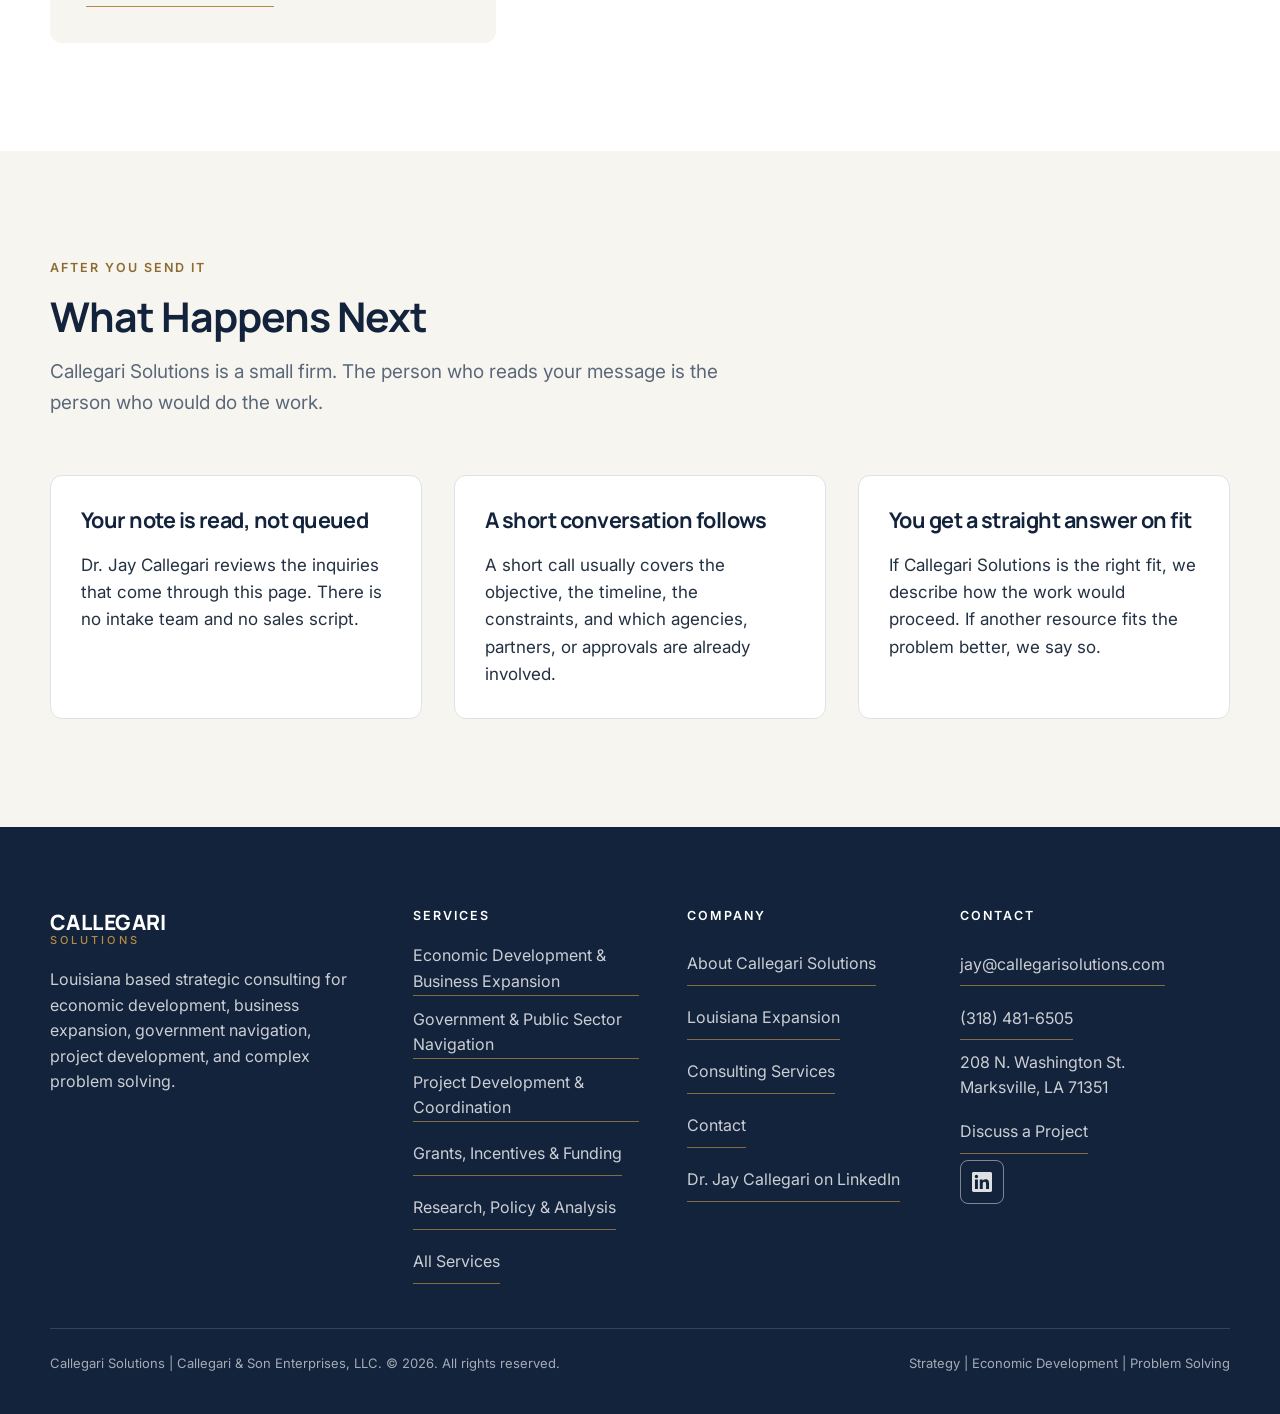
<file: public/contact.html>
<!DOCTYPE html>
<html lang="en">
<head>
    <meta charset="utf-8">
    <meta name="viewport" content="width=device-width, initial-scale=1">

    <title>Contact Callegari Solutions | Louisiana Consulting</title>
    <meta name="description" content="Discuss a Louisiana expansion, economic development opportunity, government challenge, complex project, or strategic problem with Callegari Solutions.">
    <link rel="canonical" href="https://callegarisolutions.com/contact.html">
    <meta name="robots" content="index,follow">
    <meta name="theme-color" content="#12233B">

    <link rel="preconnect" href="https://fonts.googleapis.com">
    <link rel="preconnect" href="https://fonts.gstatic.com" crossorigin>
    <link rel="stylesheet" href="https://fonts.googleapis.com/css2?family=Inter:wght@400;500;600&amp;family=Manrope:wght@600;700;800&amp;display=swap">
    <link rel="stylesheet" href="style.css">

    <link rel="icon" href="favicon.svg" type="image/svg+xml">
    <link rel="icon" href="favicon.ico" sizes="32x32">
    <link rel="apple-touch-icon" href="apple-touch-icon.png">

    <meta property="og:type" content="website">
    <meta property="og:site_name" content="Callegari Solutions">
    <meta property="og:title" content="Contact Callegari Solutions | Louisiana Consulting">
    <meta property="og:description" content="Discuss a Louisiana expansion, economic development opportunity, government challenge, complex project, or strategic problem with Callegari Solutions.">
    <meta property="og:url" content="https://callegarisolutions.com/contact.html">
    <meta property="og:image" content="https://callegarisolutions.com/images/og-cover.png">
    <meta property="og:image:width" content="1200">
    <meta property="og:image:height" content="630">
    <meta property="og:image:alt" content="Callegari Solutions, Louisiana based strategic consulting">
    <meta property="og:locale" content="en_US">

    <meta name="twitter:card" content="summary_large_image">
    <meta name="twitter:title" content="Contact Callegari Solutions | Louisiana Consulting">
    <meta name="twitter:description" content="Discuss a Louisiana expansion, economic development opportunity, government challenge, complex project, or strategic problem with Callegari Solutions.">
    <meta name="twitter:image" content="https://callegarisolutions.com/images/og-cover.png">
    <meta name="twitter:image:alt" content="Callegari Solutions, Louisiana based strategic consulting">

    <script type="application/ld+json">
    {
        "@context": "https://schema.org",
        "@type": "ProfessionalService",
        "name": "Callegari Solutions",
        "legalName": "Callegari & Son Enterprises, LLC",
        "description": "Callegari Solutions is a Louisiana based strategic consulting firm. The firm helps businesses, public entities and organizations with economic development and business expansion, incentive and funding strategy, government navigation, project development and coordination, research and analysis, government contracting support, and practical technology implementation.",
        "url": "https://callegarisolutions.com/",
        "email": "jay@callegarisolutions.com",
        "telephone": "+1-318-481-6505",
        "foundingDate": "2009",
        "address": {
            "@type": "PostalAddress",
            "streetAddress": "208 N. Washington St.",
            "addressLocality": "Marksville",
            "addressRegion": "LA",
            "postalCode": "71351",
            "addressCountry": "US"
        },
        "areaServed": "Louisiana",
        "sameAs": [
            "https://www.linkedin.com/in/jay-callegari-phd-a9a5ba18b"
        ]
    }
    </script>

    <script type="application/ld+json">
    {
        "@context": "https://schema.org",
        "@type": "BreadcrumbList",
        "itemListElement": [
            {
                "@type": "ListItem",
                "position": 1,
                "name": "Home",
                "item": "https://callegarisolutions.com/"
            },
            {
                "@type": "ListItem",
                "position": 2,
                "name": "Contact",
                "item": "https://callegarisolutions.com/contact.html"
            }
        ]
    }
    </script>

    <script type="application/ld+json">
    {
        "@context": "https://schema.org",
        "@type": "ContactPage",
        "name": "Contact Callegari Solutions",
        "url": "https://callegarisolutions.com/contact.html",
        "description": "Discuss a Louisiana expansion, economic development opportunity, government challenge, complex project, or strategic problem with Callegari Solutions.",
        "isPartOf": {
            "@type": "WebSite",
            "name": "Callegari Solutions",
            "url": "https://callegarisolutions.com/"
        },
        "mainEntity": {
            "@type": "ProfessionalService",
            "name": "Callegari Solutions",
            "url": "https://callegarisolutions.com/",
            "email": "jay@callegarisolutions.com",
            "telephone": "+1-318-481-6505",
            "areaServed": "Louisiana",
            "address": {
                "@type": "PostalAddress",
                "streetAddress": "208 N. Washington St.",
                "addressLocality": "Marksville",
                "addressRegion": "LA",
                "postalCode": "71351",
                "addressCountry": "US"
            }
        }
    }
    </script>

    <!-- ANALYTICS PLACEHOLDER
         No analytics tag ships with this site because no measurement account
         exists yet. When a Google Analytics 4 property is created, paste the
         two GA4 tag lines here, on every page, and nowhere else.
         See REDESIGN-NOTES.md. Do not paste an unconfigured tracker. -->
</head>
<body>
    <a class="skip-link" href="#main">Skip to content</a>

    <header class="site-header">
        <div class="container header-inner">
            <a class="wordmark" href="index.html">
                <span class="wordmark__name">CALLEGARI</span>
                <span class="wordmark__sub">SOLUTIONS</span>
            </a>

            <button class="nav-toggle" type="button" aria-expanded="false" aria-controls="site-nav">
                <span class="nav-toggle__bars" aria-hidden="true"></span>
                <span class="nav-toggle__bars" aria-hidden="true"></span>
                <span class="nav-toggle__bars" aria-hidden="true"></span>
                <span class="visually-hidden">Menu</span>
            </button>

            <nav class="nav" id="site-nav" aria-label="Primary">
                <ul class="nav-list">
                    <li><a class="nav-link" href="index.html">HOME</a></li>
                    <li><a class="nav-link" href="about.html">ABOUT</a></li>
                    <li><a class="nav-link" href="services.html">SERVICES</a></li>
                    <li><a class="nav-link" href="louisiana-economic-development-consulting.html">LOUISIANA EXPANSION</a></li>
                    <li><a class="nav-link" href="contact.html" aria-current="page">CONTACT</a></li>
                </ul>
                <a class="btn btn--primary btn--compact nav-cta" href="contact.html">DISCUSS A PROJECT</a>
            </nav>
        </div>
    </header>

    <main id="main">

        <!-- Page hero -->
        <section class="page-hero">
            <div class="container">
                <span class="eyebrow">CONTACT CALLEGARI SOLUTIONS</span>
                <h1>Talk With Callegari Solutions</h1>
                <p class="lede">Have a project, expansion, operational challenge, government issue, or opportunity that needs a clear path forward? Tell us what you are trying to accomplish. You do not need to know which consulting service you need before contacting us.</p>
            </div>
        </section>

        <!-- Direct contact information and intake form -->
        <section class="section">
            <div class="container">
                <div class="contact-grid">

                    <!-- Contact information is first in the DOM so it is also
                         first when the two columns stack on small screens. -->
                    <div class="reveal">
                        <h2>Contact Callegari Solutions Directly</h2>
                        <p class="text-limit">Email and phone reach the firm directly. If a call is easier than a form, use it.</p>

                        <dl class="contact-list">
                            <dt>Email</dt>
                            <dd><a href="mailto:jay@callegarisolutions.com">jay@callegarisolutions.com</a></dd>

                            <dt>Phone</dt>
                            <dd><a href="tel:+13184816505">(318) 481-6505</a></dd>

                            <dt>Office</dt>
                            <dd>
                                <address>
                                    <span>208 N. Washington St.</span>
                                    <span>Marksville, LA 71351</span>
                                </address>
                                <a href="https://www.google.com/maps/dir/?api=1&amp;destination=208+N+Washington+St+Marksville+LA+71351" target="_blank" rel="noopener noreferrer">Get directions<span class="visually-hidden">, opens in a new tab</span></a>
                            </dd>

                            <dt>LinkedIn</dt>
                            <dd><a href="https://www.linkedin.com/in/jay-callegari-phd-a9a5ba18b" target="_blank" rel="noopener noreferrer">Dr. Jay Callegari on LinkedIn<span class="visually-hidden">, opens in a new tab</span></a></dd>
                        </dl>

                        <div class="panel">
                            <span class="eyebrow">WORKING WITH CALLEGARI SOLUTIONS</span>
                            <p>Callegari Solutions is a Louisiana based consulting firm founded in 2009 and led by Dr. Jay Callegari, with experience across business, government, public administration, economic development, project development, research, and technology.</p>
                            <p>You do not need a finished plan or a defined scope before you write. A short description of the objective is enough to start.</p>
                            <a class="link-arrow" href="about.html">MEET DR. CALLEGARI</a>
                        </div>
                    </div>

                    <!-- Intake form. script.js validates it, then either posts
                         to data-endpoint or hands the message to the visitor's
                         own email application. Moving to a hosted form endpoint
                         later changes data-endpoint, and the action attribute
                         should be pointed at the same endpoint at that time.
                         The action, method and enctype attributes are the no
                         script fallback only: script.js calls preventDefault on
                         every submit, so they never run while scripting works.
                         They exist so a scriptless submit opens an email message
                         instead of putting the visitor's name, email, phone and
                         message into a query string. -->
                    <div class="reveal" style="--i:1">
                        <h2>Send a Project Inquiry</h2>
                        <p class="text-limit">Tell us what you are trying to accomplish, where a project is stuck, or what opportunity you are evaluating.</p>

                        <form class="form" id="intake-form" data-endpoint="" action="mailto:jay@callegarisolutions.com" method="post" enctype="text/plain" novalidate>
                            <p class="form-status" id="form-status" role="status" aria-live="polite"></p>

                            <p class="field__hint">Fields marked with an asterisk are required.</p>

                            <noscript>
                                <p class="form-note">JavaScript is turned off in this browser, so the button below hands the form straight to your email application as plain text without checking it first. Emailing <a href="mailto:jay@callegarisolutions.com">jay@callegarisolutions.com</a> or calling <a href="tel:+13184816505">(318) 481-6505</a> works just as well.</p>
                            </noscript>

                            <div class="field-row">
                                <div class="field field--half">
                                    <label for="name">Name <span aria-hidden="true">*</span></label>
                                    <input type="text" id="name" name="name" autocomplete="name" required>
                                </div>
                                <div class="field field--half">
                                    <label for="company">Company / Organization</label>
                                    <input type="text" id="company" name="company" autocomplete="organization">
                                </div>
                            </div>

                            <div class="field-row">
                                <div class="field field--half">
                                    <label for="email">Email <span aria-hidden="true">*</span></label>
                                    <input type="email" id="email" name="email" autocomplete="email" required>
                                </div>
                                <div class="field field--half">
                                    <label for="phone">Phone (optional)</label>
                                    <input type="tel" id="phone" name="phone" autocomplete="tel">
                                </div>
                            </div>

                            <div class="field">
                                <label for="topic">What can we help you with?</label>
                                <select id="topic" name="topic">
                                    <option value="">Select the closest match</option>
                                    <option value="Louisiana Business Expansion">Louisiana Business Expansion</option>
                                    <option value="Economic Development &amp; Incentives">Economic Development &amp; Incentives</option>
                                    <option value="Site Selection / Project Development">Site Selection / Project Development</option>
                                    <option value="Government Navigation">Government Navigation</option>
                                    <option value="Grants &amp; Funding">Grants &amp; Funding</option>
                                    <option value="Project Coordination">Project Coordination</option>
                                    <option value="Government Contracting">Government Contracting</option>
                                    <option value="Strategic Consulting">Strategic Consulting</option>
                                    <option value="AI &amp; Automation">AI &amp; Automation</option>
                                    <option value="Research &amp; Analysis">Research &amp; Analysis</option>
                                    <option value="Other / I Have a Problem to Solve">Other / I Have a Problem to Solve</option>
                                </select>
                            </div>

                            <div class="field">
                                <label for="details">Briefly tell us what you are trying to accomplish <span aria-hidden="true">*</span></label>
                                <textarea id="details" name="details" rows="6" aria-describedby="details-hint" required></textarea>
                                <p class="field__hint" id="details-hint">The objective, the location, the timeline, and anyone already involved are all useful. A few sentences are enough.</p>
                            </div>

                            <div class="btn-row">
                                <button class="btn btn--primary" type="submit">DISCUSS MY PROJECT</button>
                            </div>

                            <p class="form-note">Sending this form opens your own email application with the message ready to send. If nothing opens, email <a href="mailto:jay@callegarisolutions.com">jay@callegarisolutions.com</a> or call <a href="tel:+13184816505">(318) 481-6505</a>.</p>
                        </form>
                    </div>

                </div>
            </div>
        </section>

        <!-- What happens after the inquiry is sent -->
        <section class="section section--paper" aria-labelledby="next-heading">
            <div class="container">
                <div class="section-head reveal">
                    <span class="eyebrow">AFTER YOU SEND IT</span>
                    <h2 id="next-heading">What Happens Next</h2>
                    <p class="lede">Callegari Solutions is a small firm. The person who reads your message is the person who would do the work.</p>
                </div>

                <div class="grid-3">
                    <article class="card reveal">
                        <h3>Your note is read, not queued</h3>
                        <p>Dr. Jay Callegari reviews the inquiries that come through this page. There is no intake team and no sales script.</p>
                    </article>
                    <article class="card reveal" style="--i:1">
                        <h3>A short conversation follows</h3>
                        <p>A short call usually covers the objective, the timeline, the constraints, and which agencies, partners, or approvals are already involved.</p>
                    </article>
                    <article class="card reveal" style="--i:2">
                        <h3>You get a straight answer on fit</h3>
                        <p>If Callegari Solutions is the right fit, we describe how the work would proceed. If another resource fits the problem better, we say so.</p>
                    </article>
                </div>
            </div>
        </section>

    </main>

    <footer class="site-footer">
        <div class="container">
            <div class="footer-grid">

                <div class="footer-col footer-brand">
                    <h2 class="visually-hidden">Callegari Solutions</h2>
                    <a class="wordmark" href="index.html">
                        <span class="wordmark__name">CALLEGARI</span>
                        <span class="wordmark__sub">SOLUTIONS</span>
                    </a>
                    <p>Louisiana based strategic consulting for economic development, business expansion, government navigation, project development, and complex problem solving.</p>
                </div>

                <div class="footer-col">
                    <h2>Services</h2>
                    <ul class="footer-links">
                        <li><a href="services.html#expansion">Economic Development &amp; Business Expansion</a></li>
                        <li><a href="services.html#government">Government &amp; Public Sector Navigation</a></li>
                        <li><a href="services.html#projects">Project Development &amp; Coordination</a></li>
                        <li><a href="services.html#funding">Grants, Incentives &amp; Funding</a></li>
                        <li><a href="services.html#research">Research, Policy &amp; Analysis</a></li>
                        <li><a href="services.html">All Services</a></li>
                    </ul>
                </div>

                <div class="footer-col">
                    <h2>Company</h2>
                    <ul class="footer-links">
                        <li><a href="about.html">About Callegari Solutions</a></li>
                        <li><a href="louisiana-economic-development-consulting.html">Louisiana Expansion</a></li>
                        <li><a href="services.html">Consulting Services</a></li>
                        <li><a href="contact.html">Contact</a></li>
                        <li><a href="https://www.linkedin.com/in/jay-callegari-phd-a9a5ba18b" target="_blank" rel="noopener noreferrer">Dr. Jay Callegari on LinkedIn</a></li>
                    </ul>
                </div>

                <div class="footer-col">
                    <h2>Contact</h2>
                    <ul class="footer-contact">
                        <li><a href="mailto:jay@callegarisolutions.com">jay@callegarisolutions.com</a></li>
                        <li><a href="tel:+13184816505">(318) 481-6505</a></li>
                        <li>
                            <address>
                                208 N. Washington St.<br>
                                Marksville, LA 71351
                            </address>
                        </li>
                        <li><a href="contact.html">Discuss a Project</a></li>
                    </ul>
                    <a class="social-link" href="https://www.linkedin.com/in/jay-callegari-phd-a9a5ba18b" target="_blank" rel="noopener noreferrer">
                        <svg viewBox="0 0 24 24" width="20" height="20" aria-hidden="true" focusable="false"><path fill="currentColor" d="M20.45 20.45h-3.56v-5.57c0-1.33-.03-3.04-1.85-3.04-1.85 0-2.14 1.45-2.14 2.94v5.67H9.35V9h3.41v1.56h.05c.48-.9 1.64-1.85 3.37-1.85 3.6 0 4.27 2.37 4.27 5.46v6.28zM5.34 7.43a2.06 2.06 0 1 1 0-4.13 2.06 2.06 0 0 1 0 4.13zM7.12 20.45H3.56V9h3.56v11.45zM22.22 0H1.77C.79 0 0 .77 0 1.73v20.54C0 23.23.79 24 1.77 24h20.45c.98 0 1.78-.77 1.78-1.73V1.73C24 .77 23.2 0 22.22 0z"></path></svg>
                        <span class="visually-hidden">Dr. Jay Callegari on LinkedIn, opens in a new tab</span>
                    </a>
                </div>

            </div>

            <div class="footer-bottom">
                <p>Callegari Solutions | Callegari &amp; Son Enterprises, LLC. &copy; 2026. All rights reserved.</p>
                <p>Strategy | Economic Development | Problem Solving</p>
            </div>
        </div>
    </footer>

    <script src="script.js" defer></script>
</body>
</html>
</file>
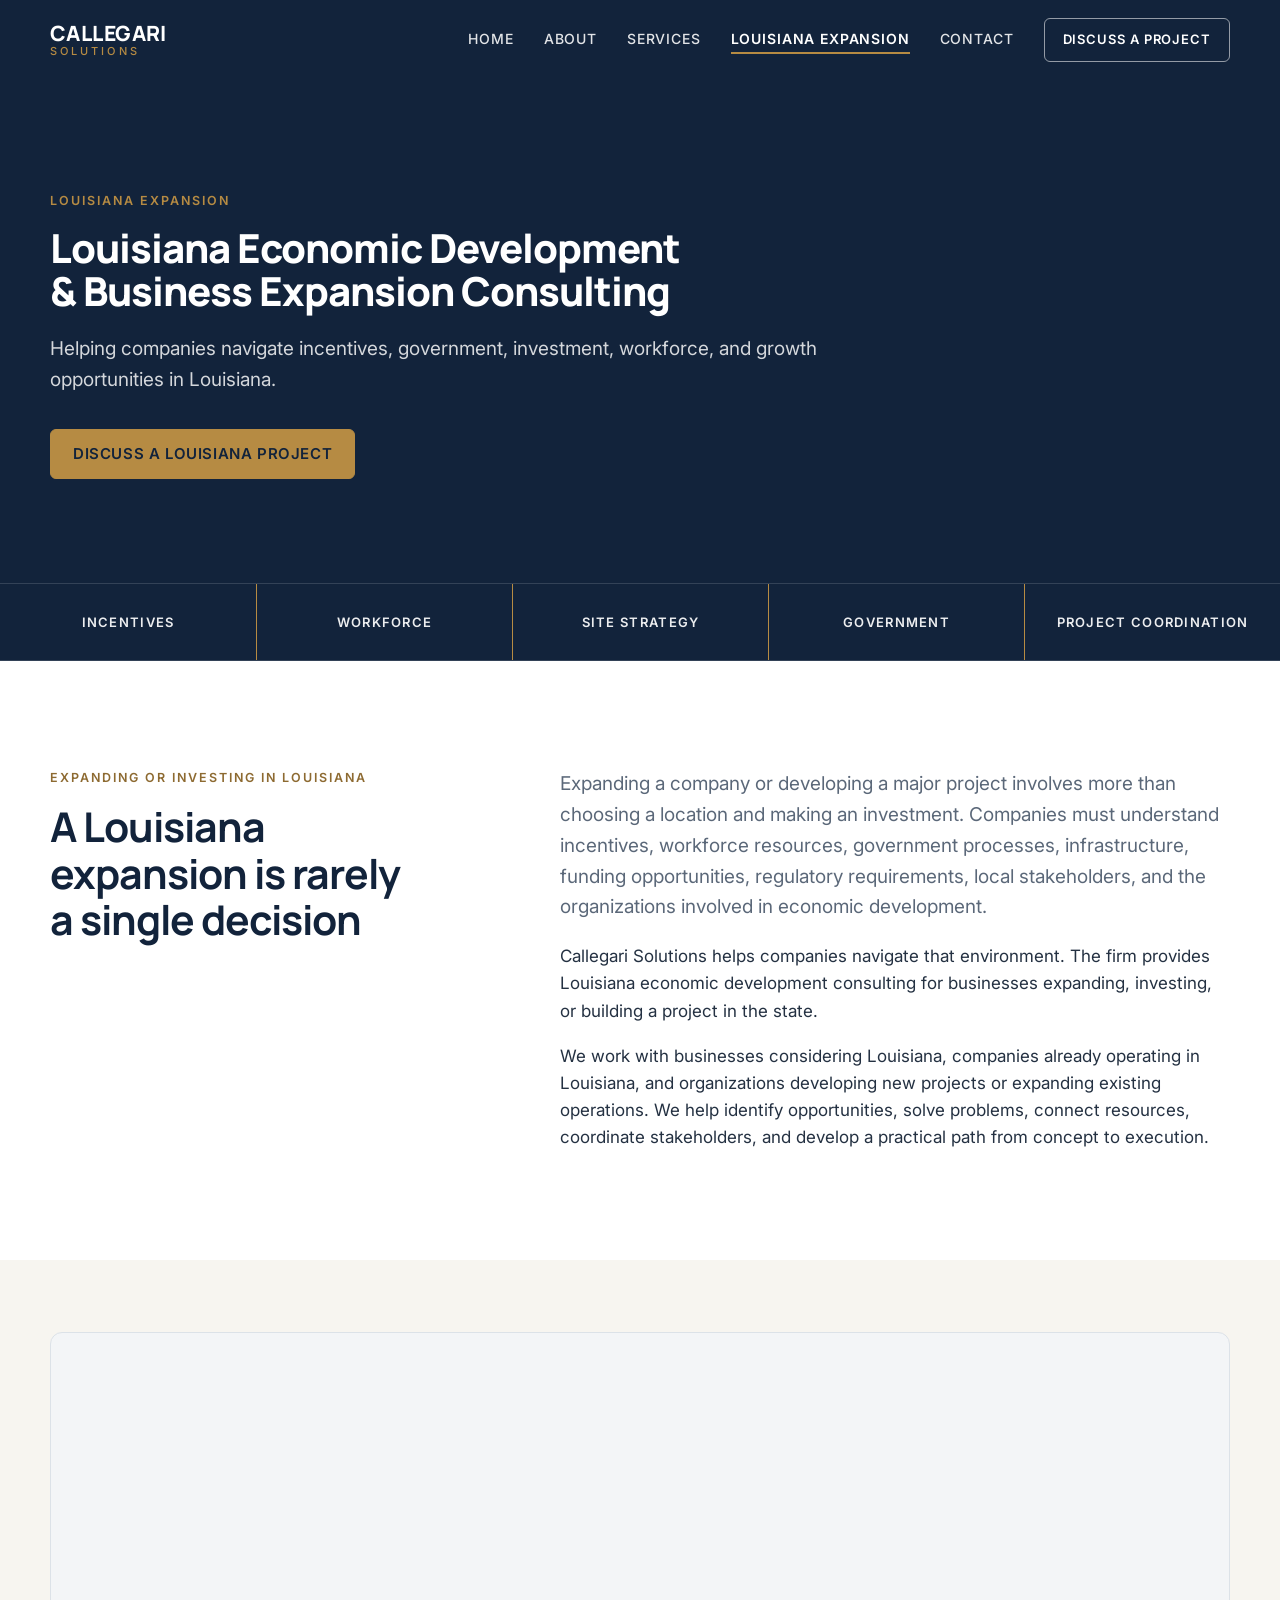
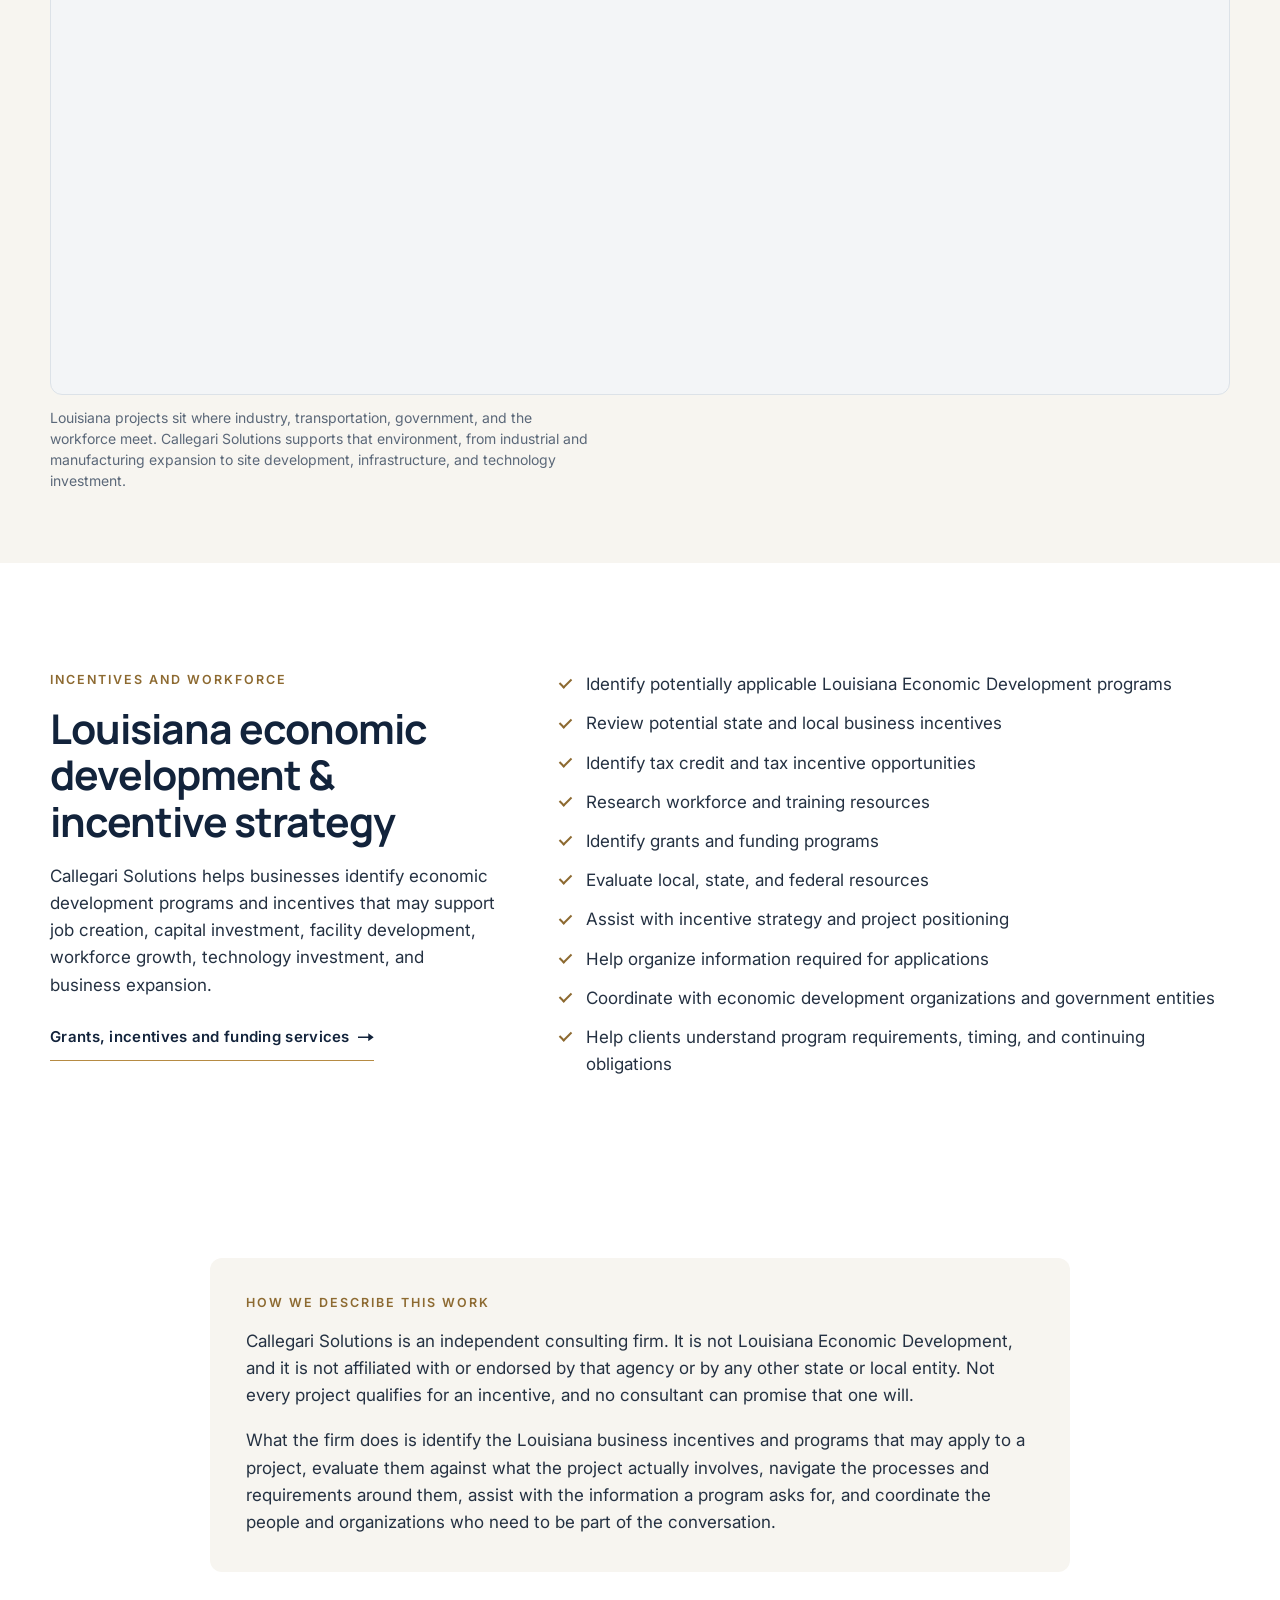
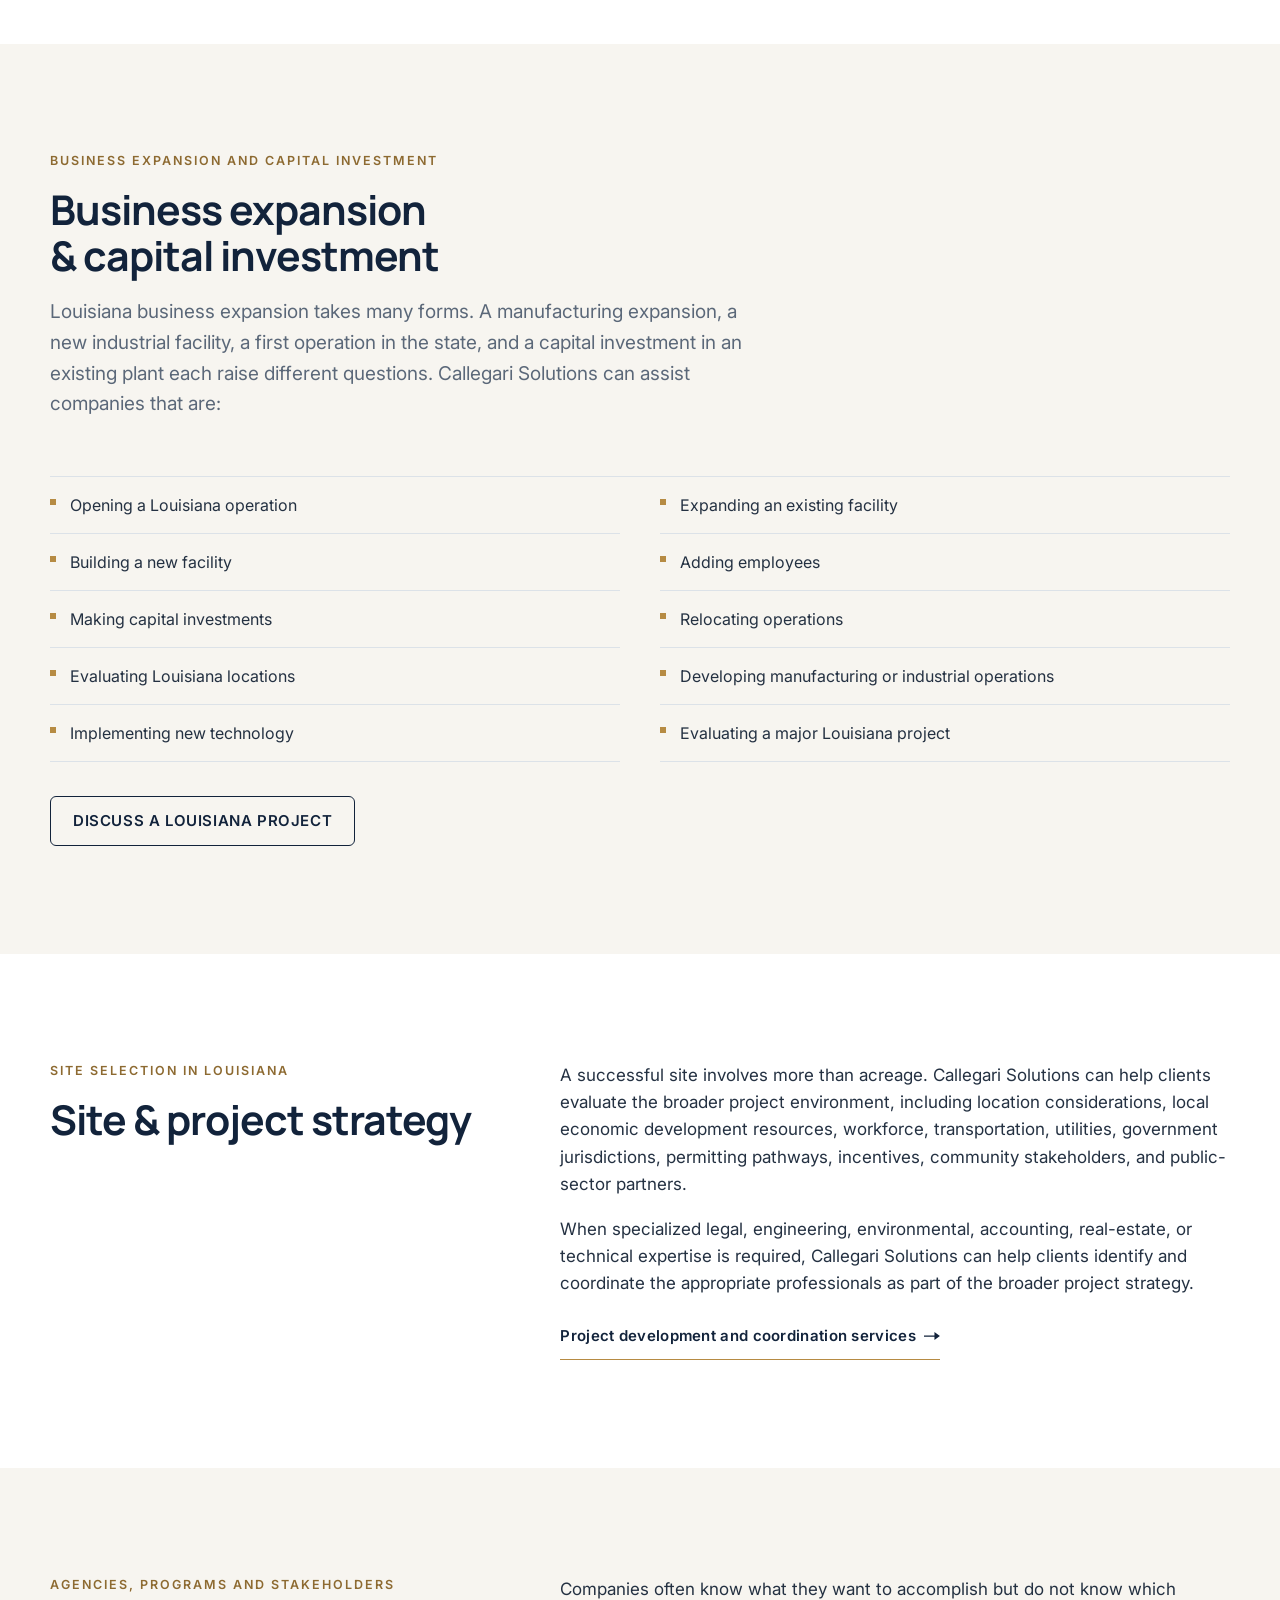
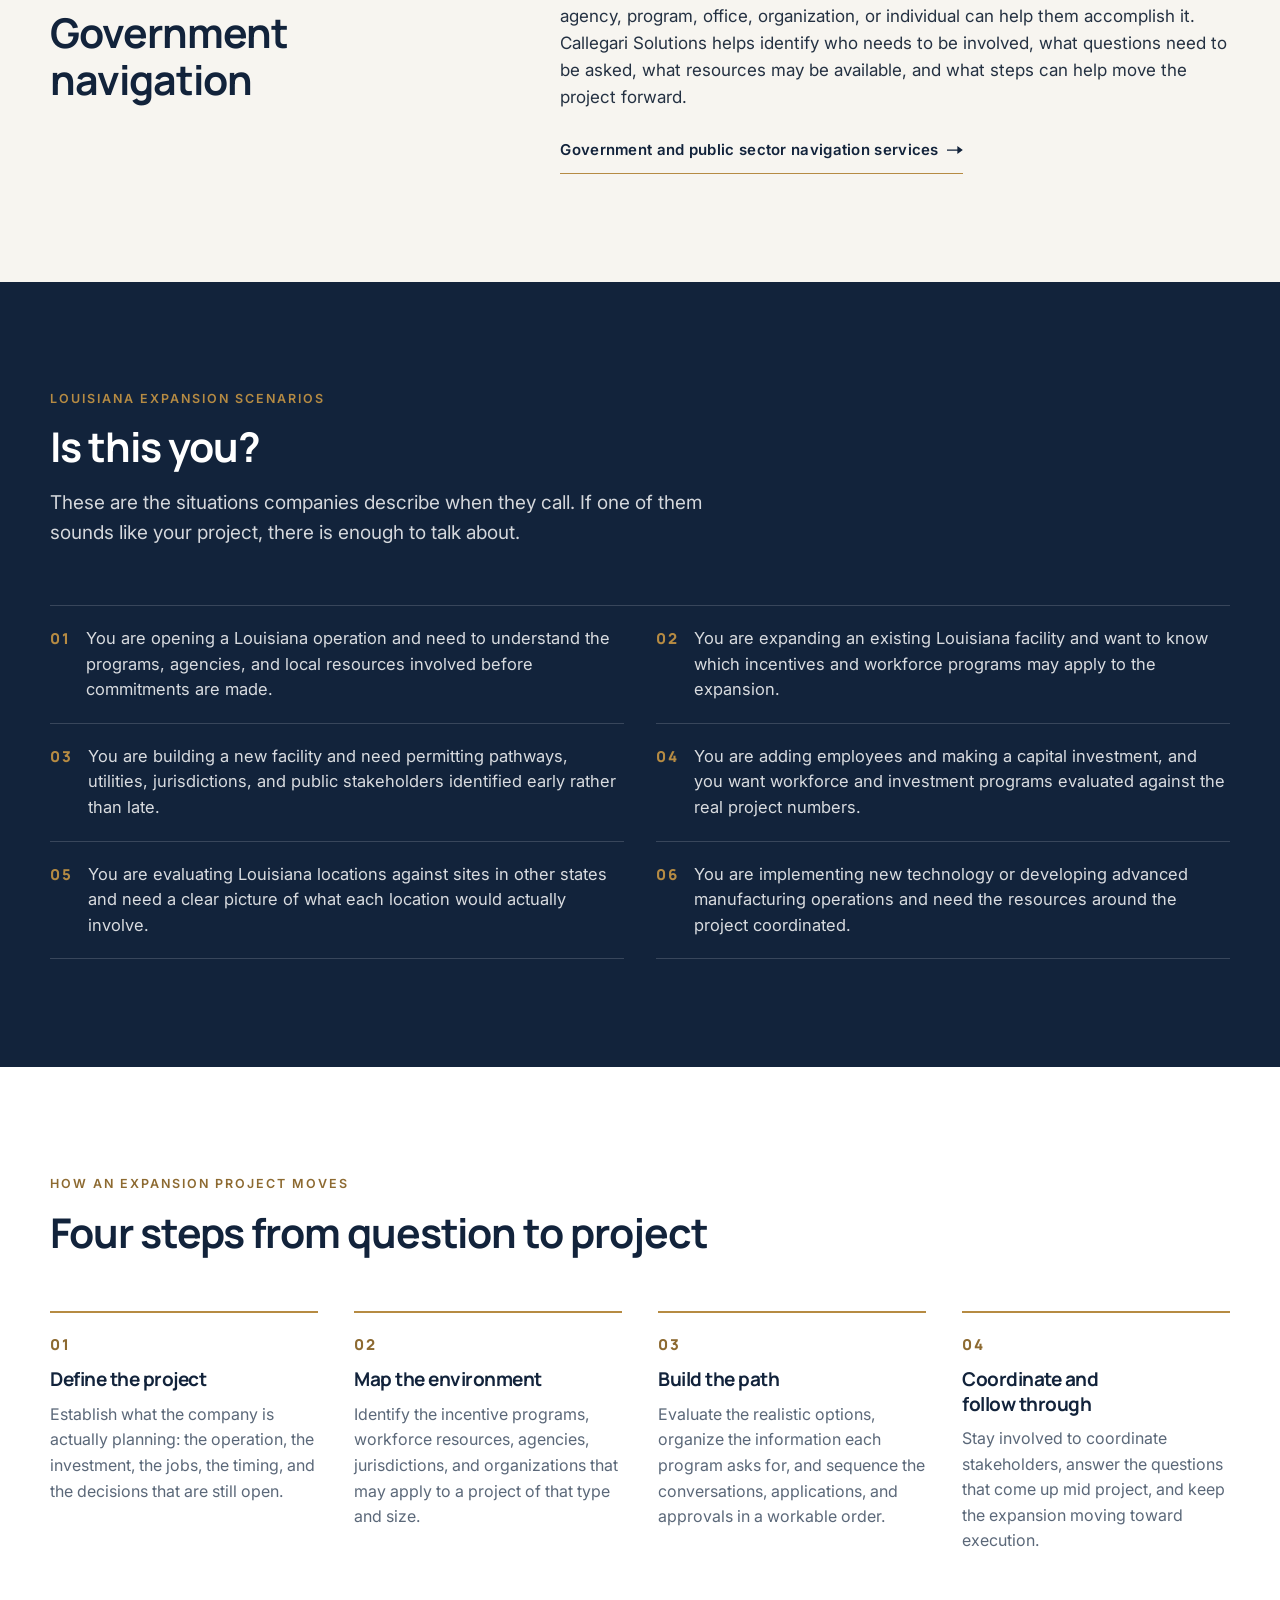
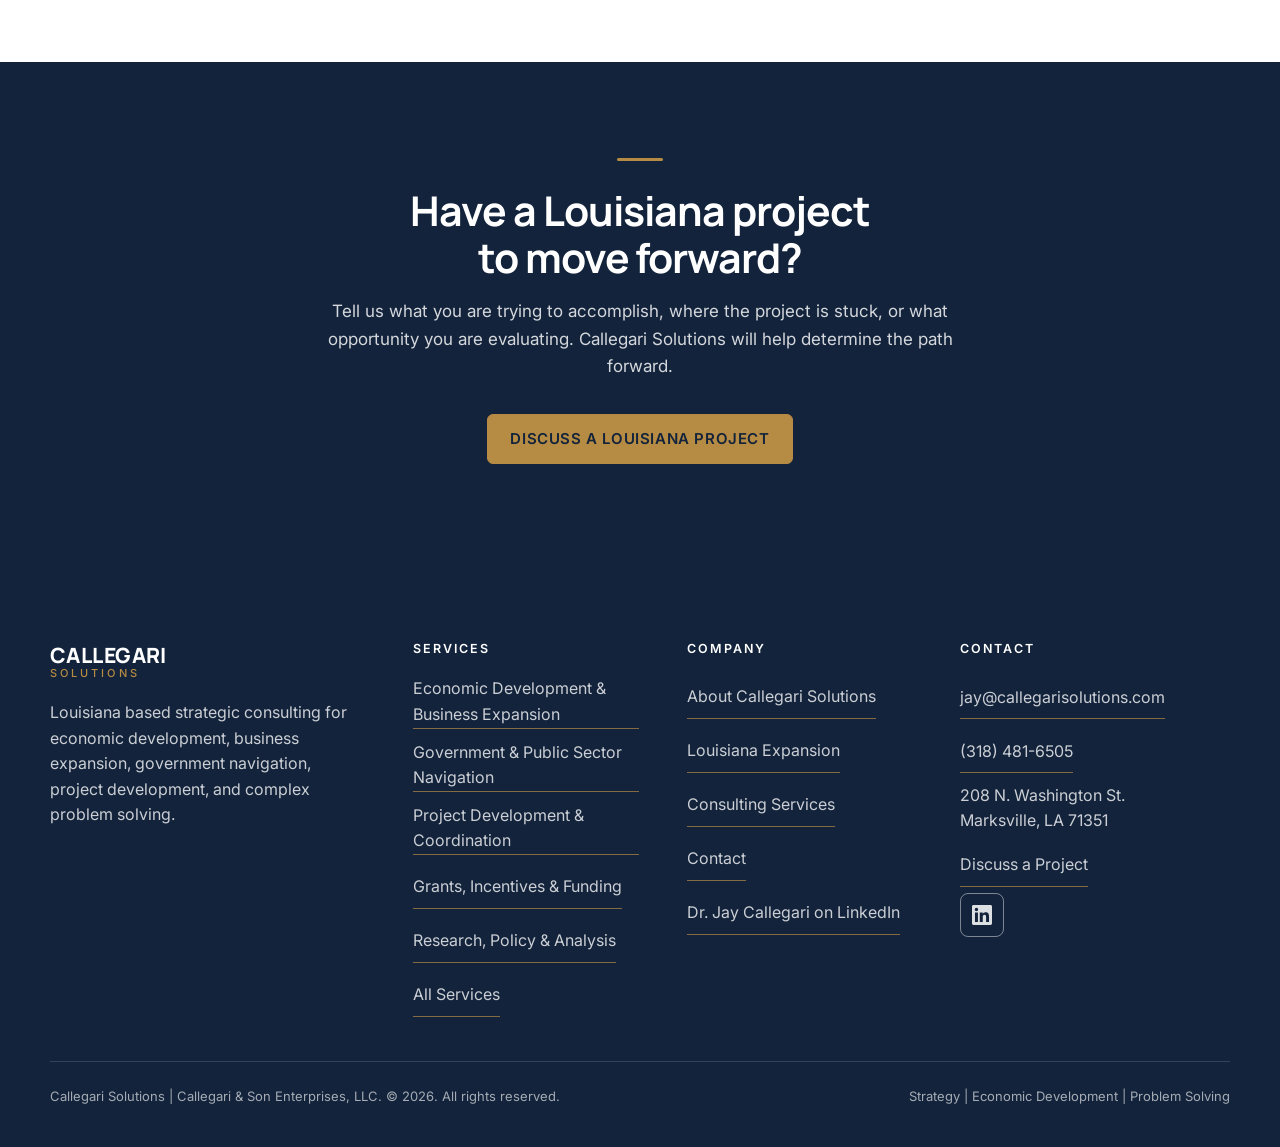
<file: public/louisiana-economic-development-consulting.html>
<!DOCTYPE html>
<html lang="en">
<head>
    <meta charset="utf-8">
    <meta name="viewport" content="width=device-width, initial-scale=1">

    <title>Louisiana Economic Development &amp; Business Expansion Consulting | Callegari Solutions</title>
    <meta name="description" content="Expanding or investing in Louisiana? Callegari Solutions helps companies navigate Louisiana Economic Development programs, incentives, site strategy, workforce resources, government processes, and complex expansion projects.">
    <link rel="canonical" href="https://callegarisolutions.com/louisiana-economic-development-consulting.html">
    <meta name="robots" content="index,follow">
    <meta name="theme-color" content="#12233B">

    <link rel="preconnect" href="https://fonts.googleapis.com">
    <link rel="preconnect" href="https://fonts.gstatic.com" crossorigin>
    <link rel="stylesheet" href="https://fonts.googleapis.com/css2?family=Inter:wght@400;500;600&amp;family=Manrope:wght@600;700;800&amp;display=swap">
    <link rel="stylesheet" href="style.css">

    <link rel="icon" href="favicon.svg" type="image/svg+xml">
    <link rel="icon" href="favicon.ico" sizes="32x32">
    <link rel="apple-touch-icon" href="apple-touch-icon.png">

    <meta property="og:type" content="website">
    <meta property="og:site_name" content="Callegari Solutions">
    <meta property="og:title" content="Louisiana Economic Development &amp; Business Expansion Consulting | Callegari Solutions">
    <meta property="og:description" content="Expanding or investing in Louisiana? Callegari Solutions helps companies navigate Louisiana Economic Development programs, incentives, site strategy, workforce resources, government processes, and complex expansion projects.">
    <meta property="og:url" content="https://callegarisolutions.com/louisiana-economic-development-consulting.html">
    <meta property="og:image" content="https://callegarisolutions.com/images/og-cover.png">
    <meta property="og:image:width" content="1200">
    <meta property="og:image:height" content="630">
    <meta property="og:image:alt" content="Callegari Solutions, Louisiana based strategic consulting">
    <meta property="og:locale" content="en_US">

    <meta name="twitter:card" content="summary_large_image">
    <meta name="twitter:title" content="Louisiana Economic Development &amp; Business Expansion Consulting | Callegari Solutions">
    <meta name="twitter:description" content="Expanding or investing in Louisiana? Callegari Solutions helps companies navigate Louisiana Economic Development programs, incentives, site strategy, workforce resources, government processes, and complex expansion projects.">
    <meta name="twitter:image" content="https://callegarisolutions.com/images/og-cover.png">
    <meta name="twitter:image:alt" content="Callegari Solutions, Louisiana based strategic consulting">

    <script type="application/ld+json">
    {
        "@context": "https://schema.org",
        "@type": "ProfessionalService",
        "name": "Callegari Solutions",
        "legalName": "Callegari & Son Enterprises, LLC",
        "description": "Callegari Solutions is a Louisiana based strategic consulting firm. The firm helps businesses, public entities and organizations with economic development and business expansion, incentive and funding strategy, government navigation, project development and coordination, research and analysis, government contracting support, and practical technology implementation.",
        "url": "https://callegarisolutions.com/",
        "email": "jay@callegarisolutions.com",
        "telephone": "+1-318-481-6505",
        "foundingDate": "2009",
        "address": {
            "@type": "PostalAddress",
            "streetAddress": "208 N. Washington St.",
            "addressLocality": "Marksville",
            "addressRegion": "LA",
            "postalCode": "71351",
            "addressCountry": "US"
        },
        "areaServed": "Louisiana",
        "sameAs": [
            "https://www.linkedin.com/in/jay-callegari-phd-a9a5ba18b"
        ]
    }
    </script>

    <script type="application/ld+json">
    {
        "@context": "https://schema.org",
        "@type": "BreadcrumbList",
        "itemListElement": [
            {
                "@type": "ListItem",
                "position": 1,
                "name": "Home",
                "item": "https://callegarisolutions.com/"
            },
            {
                "@type": "ListItem",
                "position": 2,
                "name": "Services",
                "item": "https://callegarisolutions.com/services.html"
            },
            {
                "@type": "ListItem",
                "position": 3,
                "name": "Louisiana Economic Development and Business Expansion Consulting",
                "item": "https://callegarisolutions.com/louisiana-economic-development-consulting.html"
            }
        ]
    }
    </script>

    <script type="application/ld+json">
    {
        "@context": "https://schema.org",
        "@type": "Service",
        "name": "Louisiana Economic Development and Business Expansion Consulting",
        "serviceType": "Economic Development and Business Expansion Consulting",
        "description": "Consulting support for companies expanding, investing or developing projects in Louisiana. Callegari Solutions helps identify economic development programs and incentives that may apply, evaluate workforce and site considerations, navigate government processes, and coordinate the organizations involved in a project.",
        "url": "https://callegarisolutions.com/louisiana-economic-development-consulting.html",
        "areaServed": {
            "@type": "State",
            "name": "Louisiana"
        },
        "provider": {
            "@type": "ProfessionalService",
            "name": "Callegari Solutions",
            "legalName": "Callegari & Son Enterprises, LLC",
            "url": "https://callegarisolutions.com/",
            "email": "jay@callegarisolutions.com",
            "telephone": "+1-318-481-6505"
        }
    }
    </script>

    <!-- ANALYTICS PLACEHOLDER
         No analytics tag ships with this site because no measurement account
         exists yet. When a Google Analytics 4 property is created, paste the
         two GA4 tag lines here, on every page, and nowhere else.
         See REDESIGN-NOTES.md. Do not paste an unconfigured tracker. -->
</head>
<body>
    <a class="skip-link" href="#main">Skip to content</a>

    <header class="site-header site-header--overlay">
        <div class="container header-inner">
            <a class="wordmark" href="index.html">
                <span class="wordmark__name">CALLEGARI</span>
                <span class="wordmark__sub">SOLUTIONS</span>
            </a>

            <button class="nav-toggle" type="button" aria-expanded="false" aria-controls="site-nav">
                <span class="nav-toggle__bars" aria-hidden="true"></span>
                <span class="nav-toggle__bars" aria-hidden="true"></span>
                <span class="nav-toggle__bars" aria-hidden="true"></span>
                <span class="visually-hidden">Menu</span>
            </button>

            <nav class="nav" id="site-nav" aria-label="Primary">
                <ul class="nav-list">
                    <li><a class="nav-link" href="index.html">HOME</a></li>
                    <li><a class="nav-link" href="about.html">ABOUT</a></li>
                    <li><a class="nav-link" href="services.html">SERVICES</a></li>
                    <li><a class="nav-link" href="louisiana-economic-development-consulting.html" aria-current="page">LOUISIANA EXPANSION</a></li>
                    <li><a class="nav-link" href="contact.html">CONTACT</a></li>
                </ul>
                <a class="btn btn--primary btn--compact nav-cta" href="contact.html">DISCUSS A PROJECT</a>
            </nav>
        </div>
    </header>

    <main id="main">

        <!-- Hero -->
        <section class="page-hero page-hero--tall">
            <div class="container">
                <p class="eyebrow">LOUISIANA EXPANSION</p>
                <h1>Louisiana Economic Development &amp; Business Expansion Consulting</h1>
                <p class="lede">Helping companies navigate incentives, government, investment, workforce, and growth opportunities in Louisiana.</p>
                <div class="btn-row">
                    <a class="btn btn--brass" href="contact.html">DISCUSS A LOUISIANA PROJECT</a>
                </div>
            </div>
        </section>

        <!-- Proof bar, immediately below the hero. Same component as the homepage
             credibility strip, carried straight on from the navy hero band.
             .proof-strip--five carries the five item grid defined in style.css. -->
        <section aria-label="Louisiana expansion focus areas">
            <div class="proof-strip proof-strip--dark proof-strip--five">
                <span>Incentives</span>
                <span>Workforce</span>
                <span>Site Strategy</span>
                <span>Government</span>
                <span>Project Coordination</span>
            </div>
        </section>

        <!-- Page introduction -->
        <section class="section">
            <div class="container">
                <div class="split split--4060 reveal">
                    <div>
                        <p class="eyebrow">EXPANDING OR INVESTING IN LOUISIANA</p>
                        <h2>A Louisiana expansion is rarely a single decision</h2>
                    </div>
                    <div>
                        <p class="lede">Expanding a company or developing a major project involves more than choosing a location and making an investment. Companies must understand incentives, workforce resources, government processes, infrastructure, funding opportunities, regulatory requirements, local stakeholders, and the organizations involved in economic development.</p>
                        <p>Callegari Solutions helps companies navigate that environment. The firm provides Louisiana economic development consulting for businesses expanding, investing, or building a project in the state.</p>
                        <p>We work with businesses considering Louisiana, companies already operating in Louisiana, and organizations developing new projects or expanding existing operations. We help identify opportunities, solve problems, connect resources, coordinate stakeholders, and develop a practical path from concept to execution.</p>
                    </div>
                </div>
            </div>
        </section>

        <!-- Large 16:9 editorial figure. -->
        <section class="section section--tight section--paper">
            <div class="container">
                <figure class="reveal">
                    <div class="figure-wide">
                        <picture>
                            <source type="image/webp" srcset="images/louisiana-river-industrial-corridor-760.webp 760w, images/louisiana-river-industrial-corridor-1180.webp 1180w, images/louisiana-river-industrial-corridor-1920.webp 1920w" sizes="(max-width: 1228px) calc(100vw - 48px), 1180px">
                            <img src="images/louisiana-river-industrial-corridor-1180.jpg" srcset="images/louisiana-river-industrial-corridor-760.jpg 760w, images/louisiana-river-industrial-corridor-1180.jpg 1180w, images/louisiana-river-industrial-corridor-1920.jpg 1920w" sizes="(max-width: 1228px) calc(100vw - 48px), 1180px" width="1920" height="1080" loading="lazy" decoding="async" alt="Aerial view of a Louisiana river industrial corridor: a petrochemical plant and tank farm alongside a rail yard, with tankers and towboats at dock and a river bridge in the distance.">
                        </picture>
                    </div>
                    <figcaption class="figure__caption">Louisiana projects sit where industry, transportation, government, and the workforce meet. Callegari Solutions supports that environment, from industrial and manufacturing expansion to site development, infrastructure, and technology investment.</figcaption>
                </figure>
            </div>
        </section>

        <!-- Economic development and incentive strategy -->
        <section class="section">
            <div class="container">
                <div class="split split--4060 reveal">
                    <div>
                        <p class="eyebrow">INCENTIVES AND WORKFORCE</p>
                        <h2>Louisiana economic development &amp; incentive strategy</h2>
                        <p>Callegari Solutions helps businesses identify economic development programs and incentives that may support job creation, capital investment, facility development, workforce growth, technology investment, and business expansion.</p>
                        <p><a class="link-arrow" href="services.html#funding">Grants, incentives and funding services</a></p>
                    </div>
                    <div>
                        <ul class="list-check">
                            <li>Identify potentially applicable Louisiana Economic Development programs</li>
                            <li>Review potential state and local business incentives</li>
                            <li>Identify tax credit and tax incentive opportunities</li>
                            <li>Research workforce and training resources</li>
                            <li>Identify grants and funding programs</li>
                            <li>Evaluate local, state, and federal resources</li>
                            <li>Assist with incentive strategy and project positioning</li>
                            <li>Help organize information required for applications</li>
                            <li>Coordinate with economic development organizations and government entities</li>
                            <li>Help clients understand program requirements, timing, and continuing obligations</li>
                        </ul>
                    </div>
                </div>
            </div>
        </section>

        <!-- Positioning note. Kept on white so the ivory .panel holds a visible edge. -->
        <section class="section section--tight">
            <div class="container--narrow">
                <div class="panel reveal">
                    <p class="eyebrow">HOW WE DESCRIBE THIS WORK</p>
                    <p>Callegari Solutions is an independent consulting firm. It is not Louisiana Economic Development, and it is not affiliated with or endorsed by that agency or by any other state or local entity. Not every project qualifies for an incentive, and no consultant can promise that one will.</p>
                    <p>What the firm does is identify the Louisiana business incentives and programs that may apply to a project, evaluate them against what the project actually involves, navigate the processes and requirements around them, assist with the information a program asks for, and coordinate the people and organizations who need to be part of the conversation.</p>
                </div>
            </div>
        </section>

        <!-- Business expansion and capital investment -->
        <section class="section section--paper">
            <div class="container">
                <div class="section-head reveal">
                    <p class="eyebrow">BUSINESS EXPANSION AND CAPITAL INVESTMENT</p>
                    <h2>Business expansion &amp; capital investment</h2>
                    <p class="lede">Louisiana business expansion takes many forms. A manufacturing expansion, a new industrial facility, a first operation in the state, and a capital investment in an existing plant each raise different questions. Callegari Solutions can assist companies that are:</p>
                </div>
                <ul class="cred-list reveal">
                    <li>Opening a Louisiana operation</li>
                    <li>Expanding an existing facility</li>
                    <li>Building a new facility</li>
                    <li>Adding employees</li>
                    <li>Making capital investments</li>
                    <li>Relocating operations</li>
                    <li>Evaluating Louisiana locations</li>
                    <li>Developing manufacturing or industrial operations</li>
                    <li>Implementing new technology</li>
                    <li>Evaluating a major Louisiana project</li>
                </ul>
                <div class="btn-row">
                    <a class="btn btn--secondary" href="contact.html">DISCUSS A LOUISIANA PROJECT</a>
                </div>
            </div>
        </section>

        <!-- Site and project strategy -->
        <section class="section">
            <div class="container">
                <div class="split split--4060 reveal">
                    <div>
                        <p class="eyebrow">SITE SELECTION IN LOUISIANA</p>
                        <h2>Site &amp; project strategy</h2>
                    </div>
                    <div>
                        <p>A successful site involves more than acreage. Callegari Solutions can help clients evaluate the broader project environment, including location considerations, local economic development resources, workforce, transportation, utilities, government jurisdictions, permitting pathways, incentives, community stakeholders, and public-sector partners.</p>
                        <p>When specialized legal, engineering, environmental, accounting, real-estate, or technical expertise is required, Callegari Solutions can help clients identify and coordinate the appropriate professionals as part of the broader project strategy.</p>
                        <p><a class="link-arrow" href="services.html#projects">Project development and coordination services</a></p>
                    </div>
                </div>
            </div>
        </section>

        <!-- Government navigation -->
        <section class="section section--paper">
            <div class="container">
                <div class="split split--4060 reveal">
                    <div>
                        <p class="eyebrow">AGENCIES, PROGRAMS AND STAKEHOLDERS</p>
                        <h2>Government navigation</h2>
                    </div>
                    <div>
                        <p>Companies often know what they want to accomplish but do not know which agency, program, office, organization, or individual can help them accomplish it. Callegari Solutions helps identify who needs to be involved, what questions need to be asked, what resources may be available, and what steps can help move the project forward.</p>
                        <p><a class="link-arrow" href="services.html#government">Government and public sector navigation services</a></p>
                    </div>
                </div>
            </div>
        </section>

        <!-- Is this you? Six project scenarios -->
        <section class="section section--dark">
            <div class="container">
                <div class="section-head reveal">
                    <p class="eyebrow">LOUISIANA EXPANSION SCENARIOS</p>
                    <h2>Is this you?</h2>
                    <p class="lede">These are the situations companies describe when they call. If one of them sounds like your project, there is enough to talk about.</p>
                </div>
                <ul class="scenarios reveal">
                    <li class="scenario">
                        <p>You are opening a Louisiana operation and need to understand the programs, agencies, and local resources involved before commitments are made.</p>
                    </li>
                    <li class="scenario">
                        <p>You are expanding an existing Louisiana facility and want to know which incentives and workforce programs may apply to the expansion.</p>
                    </li>
                    <li class="scenario">
                        <p>You are building a new facility and need permitting pathways, utilities, jurisdictions, and public stakeholders identified early rather than late.</p>
                    </li>
                    <li class="scenario">
                        <p>You are adding employees and making a capital investment, and you want workforce and investment programs evaluated against the real project numbers.</p>
                    </li>
                    <li class="scenario">
                        <p>You are evaluating Louisiana locations against sites in other states and need a clear picture of what each location would actually involve.</p>
                    </li>
                    <li class="scenario">
                        <p>You are implementing new technology or developing advanced manufacturing operations and need the resources around the project coordinated.</p>
                    </li>
                </ul>
            </div>
        </section>

        <!-- Four step process -->
        <section class="section">
            <div class="container">
                <div class="section-head reveal">
                    <p class="eyebrow">HOW AN EXPANSION PROJECT MOVES</p>
                    <h2>Four steps from question to project</h2>
                </div>
                <ol class="steps">
                    <li class="step reveal" style="--i:1">
                        <span class="step__num" aria-hidden="true">01</span>
                        <h3 class="step__title">Define the project</h3>
                        <p>Establish what the company is actually planning: the operation, the investment, the jobs, the timing, and the decisions that are still open.</p>
                    </li>
                    <li class="step reveal" style="--i:2">
                        <span class="step__num" aria-hidden="true">02</span>
                        <h3 class="step__title">Map the environment</h3>
                        <p>Identify the incentive programs, workforce resources, agencies, jurisdictions, and organizations that may apply to a project of that type and size.</p>
                    </li>
                    <li class="step reveal" style="--i:3">
                        <span class="step__num" aria-hidden="true">03</span>
                        <h3 class="step__title">Build the path</h3>
                        <p>Evaluate the realistic options, organize the information each program asks for, and sequence the conversations, applications, and approvals in a workable order.</p>
                    </li>
                    <li class="step reveal" style="--i:4">
                        <span class="step__num" aria-hidden="true">04</span>
                        <h3 class="step__title">Coordinate and follow through</h3>
                        <p>Stay involved to coordinate stakeholders, answer the questions that come up mid project, and keep the expansion moving toward execution.</p>
                    </li>
                </ol>
            </div>
        </section>

        <!-- Final call to action -->
        <section class="cta-band cta-band--brass-rule">
            <div class="container--narrow">
                <h2>Have a Louisiana project to move forward?</h2>
                <p>Tell us what you are trying to accomplish, where the project is stuck, or what opportunity you are evaluating. Callegari Solutions will help determine the path forward.</p>
                <div class="btn-row">
                    <a class="btn btn--brass" href="contact.html">DISCUSS A LOUISIANA PROJECT</a>
                </div>
            </div>
        </section>

    </main>

    <footer class="site-footer">
        <div class="container">
            <div class="footer-grid">

                <div class="footer-col footer-brand">
                    <h2 class="visually-hidden">Callegari Solutions</h2>
                    <a class="wordmark" href="index.html">
                        <span class="wordmark__name">CALLEGARI</span>
                        <span class="wordmark__sub">SOLUTIONS</span>
                    </a>
                    <p>Louisiana based strategic consulting for economic development, business expansion, government navigation, project development, and complex problem solving.</p>
                </div>

                <div class="footer-col">
                    <h2>Services</h2>
                    <ul class="footer-links">
                        <li><a href="services.html#expansion">Economic Development &amp; Business Expansion</a></li>
                        <li><a href="services.html#government">Government &amp; Public Sector Navigation</a></li>
                        <li><a href="services.html#projects">Project Development &amp; Coordination</a></li>
                        <li><a href="services.html#funding">Grants, Incentives &amp; Funding</a></li>
                        <li><a href="services.html#research">Research, Policy &amp; Analysis</a></li>
                        <li><a href="services.html">All Services</a></li>
                    </ul>
                </div>

                <div class="footer-col">
                    <h2>Company</h2>
                    <ul class="footer-links">
                        <li><a href="about.html">About Callegari Solutions</a></li>
                        <li><a href="louisiana-economic-development-consulting.html">Louisiana Expansion</a></li>
                        <li><a href="services.html">Consulting Services</a></li>
                        <li><a href="contact.html">Contact</a></li>
                        <li><a href="https://www.linkedin.com/in/jay-callegari-phd-a9a5ba18b" target="_blank" rel="noopener noreferrer">Dr. Jay Callegari on LinkedIn</a></li>
                    </ul>
                </div>

                <div class="footer-col">
                    <h2>Contact</h2>
                    <ul class="footer-contact">
                        <li><a href="mailto:jay@callegarisolutions.com">jay@callegarisolutions.com</a></li>
                        <li><a href="tel:+13184816505">(318) 481-6505</a></li>
                        <li>
                            <address>
                                208 N. Washington St.<br>
                                Marksville, LA 71351
                            </address>
                        </li>
                        <li><a href="contact.html">Discuss a Project</a></li>
                    </ul>
                    <a class="social-link" href="https://www.linkedin.com/in/jay-callegari-phd-a9a5ba18b" target="_blank" rel="noopener noreferrer">
                        <svg viewBox="0 0 24 24" width="20" height="20" aria-hidden="true" focusable="false"><path fill="currentColor" d="M20.45 20.45h-3.56v-5.57c0-1.33-.03-3.04-1.85-3.04-1.85 0-2.14 1.45-2.14 2.94v5.67H9.35V9h3.41v1.56h.05c.48-.9 1.64-1.85 3.37-1.85 3.6 0 4.27 2.37 4.27 5.46v6.28zM5.34 7.43a2.06 2.06 0 1 1 0-4.13 2.06 2.06 0 0 1 0 4.13zM7.12 20.45H3.56V9h3.56v11.45zM22.22 0H1.77C.79 0 0 .77 0 1.73v20.54C0 23.23.79 24 1.77 24h20.45c.98 0 1.78-.77 1.78-1.73V1.73C24 .77 23.2 0 22.22 0z"></path></svg>
                        <span class="visually-hidden">Dr. Jay Callegari on LinkedIn, opens in a new tab</span>
                    </a>
                </div>

            </div>

            <div class="footer-bottom">
                <p>Callegari Solutions | Callegari &amp; Son Enterprises, LLC. &copy; 2026. All rights reserved.</p>
                <p>Strategy | Economic Development | Problem Solving</p>
            </div>
        </div>
    </footer>

    <script src="script.js" defer></script>
</body>
</html>
</file>
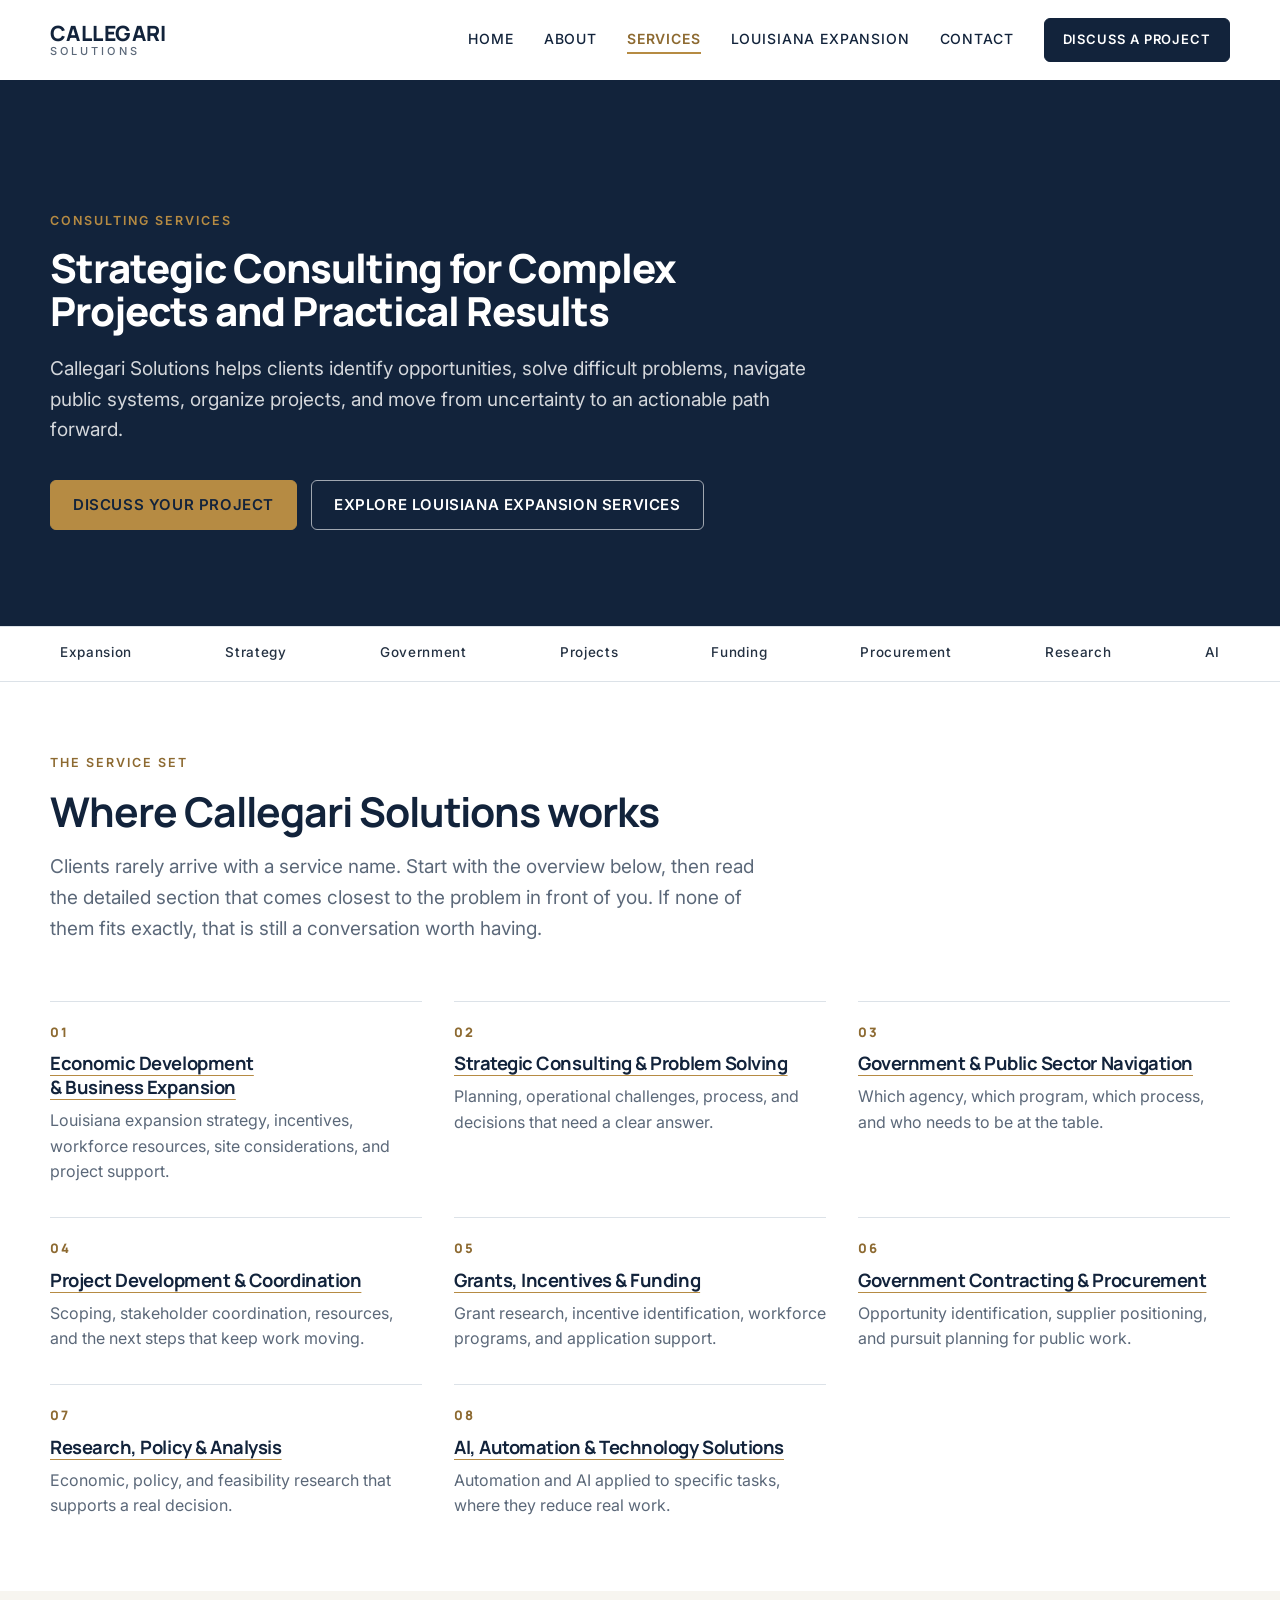
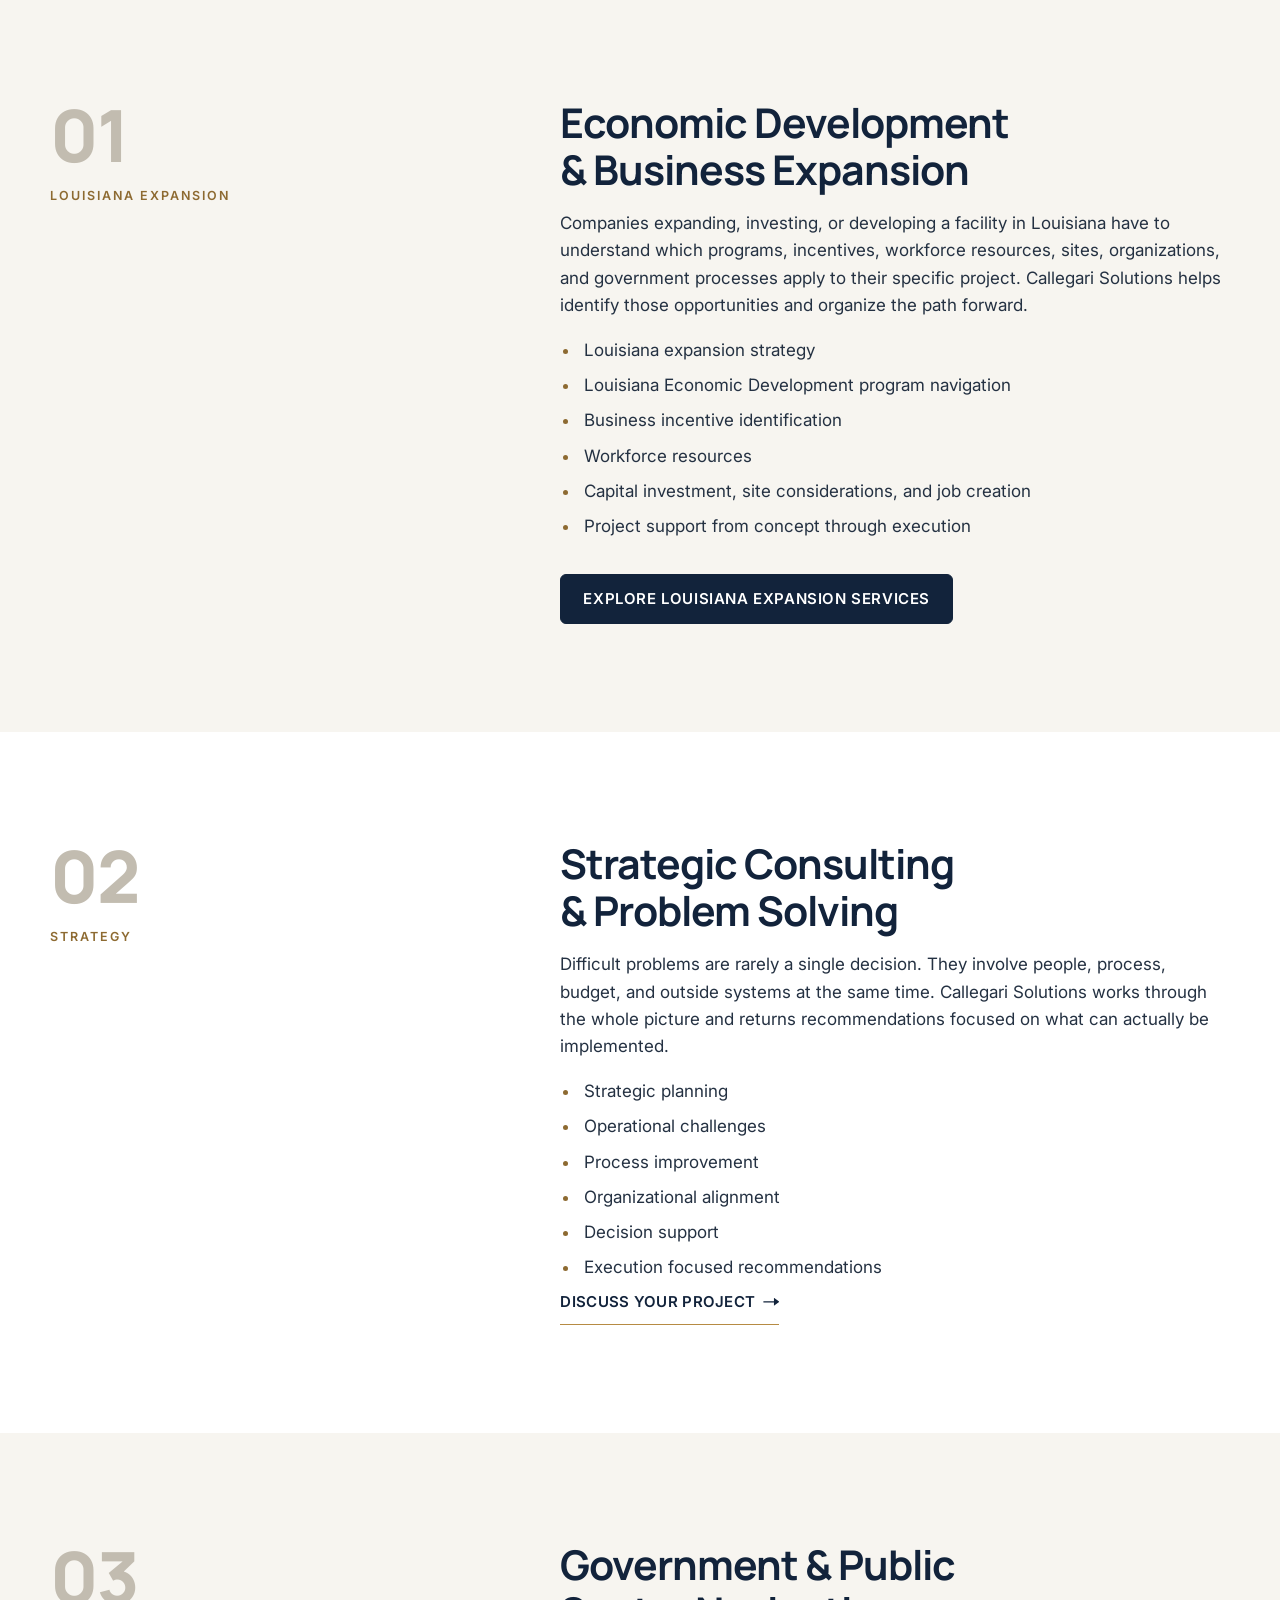
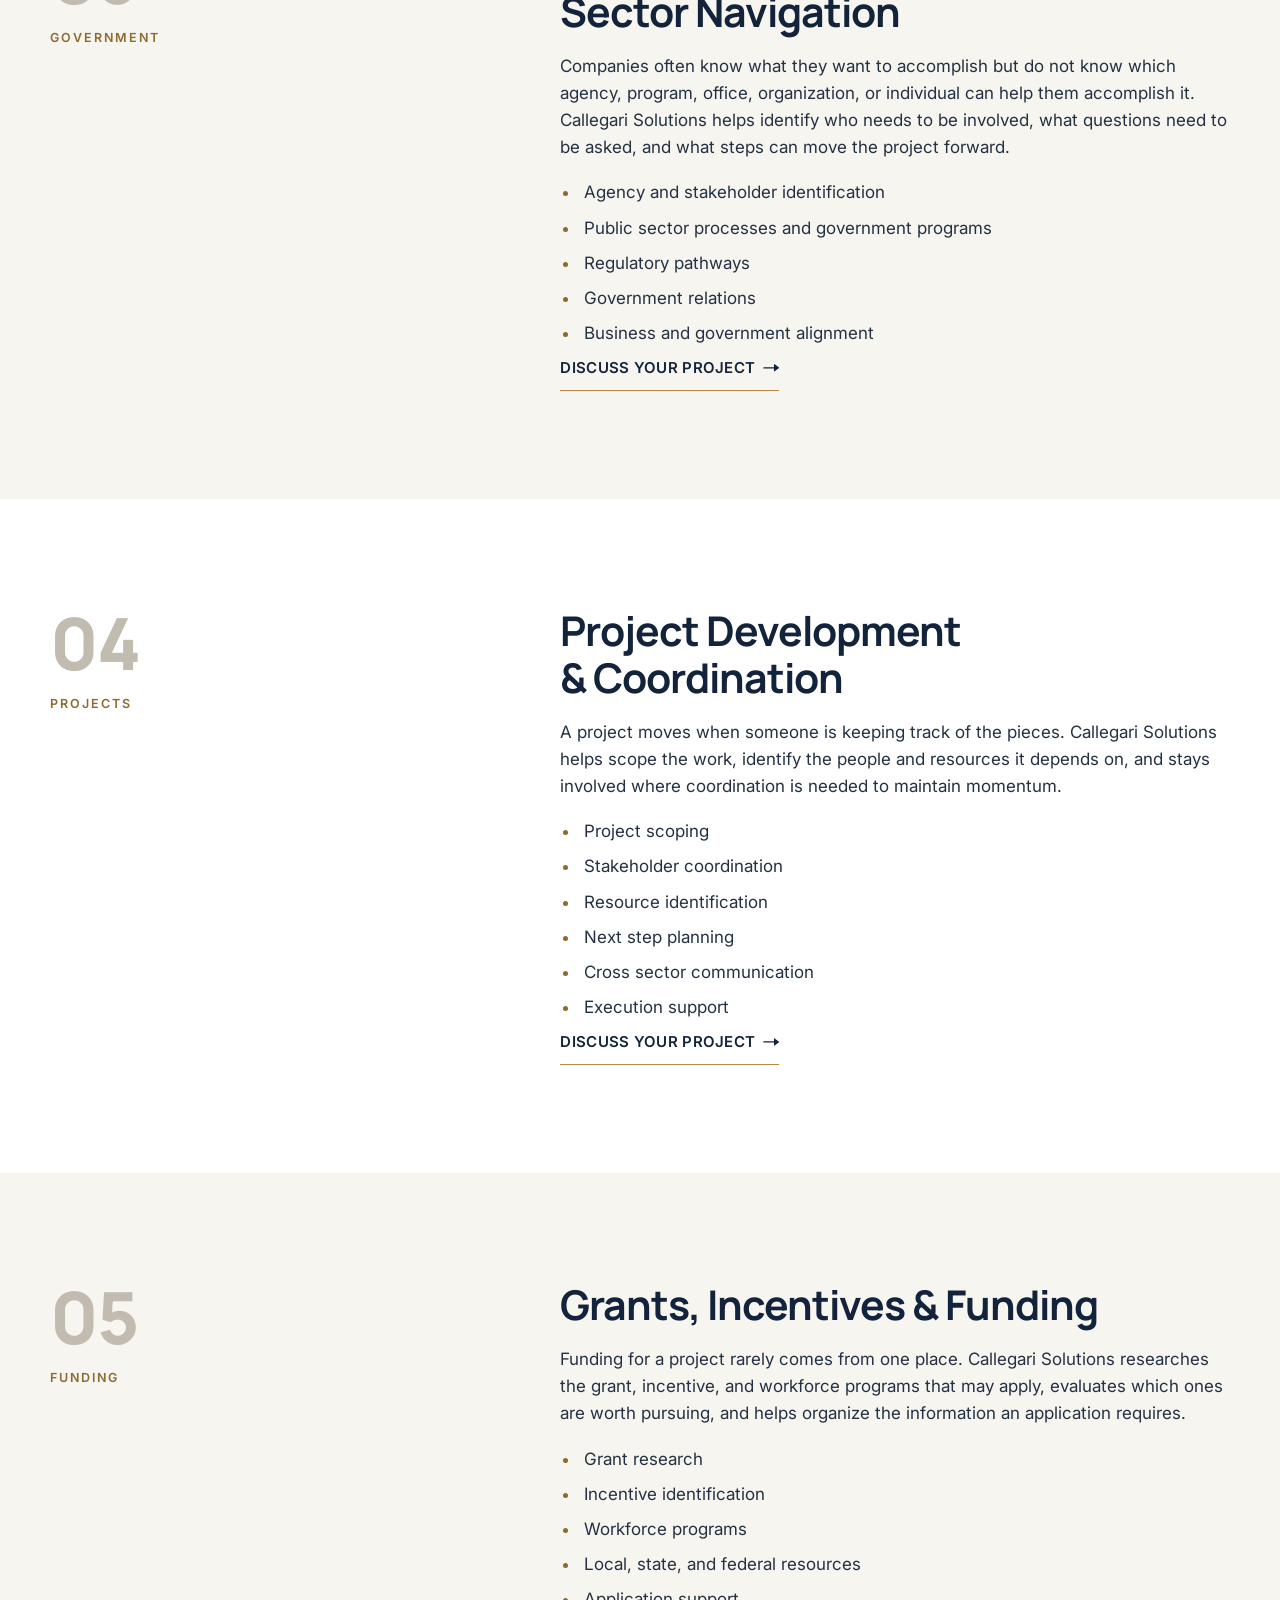
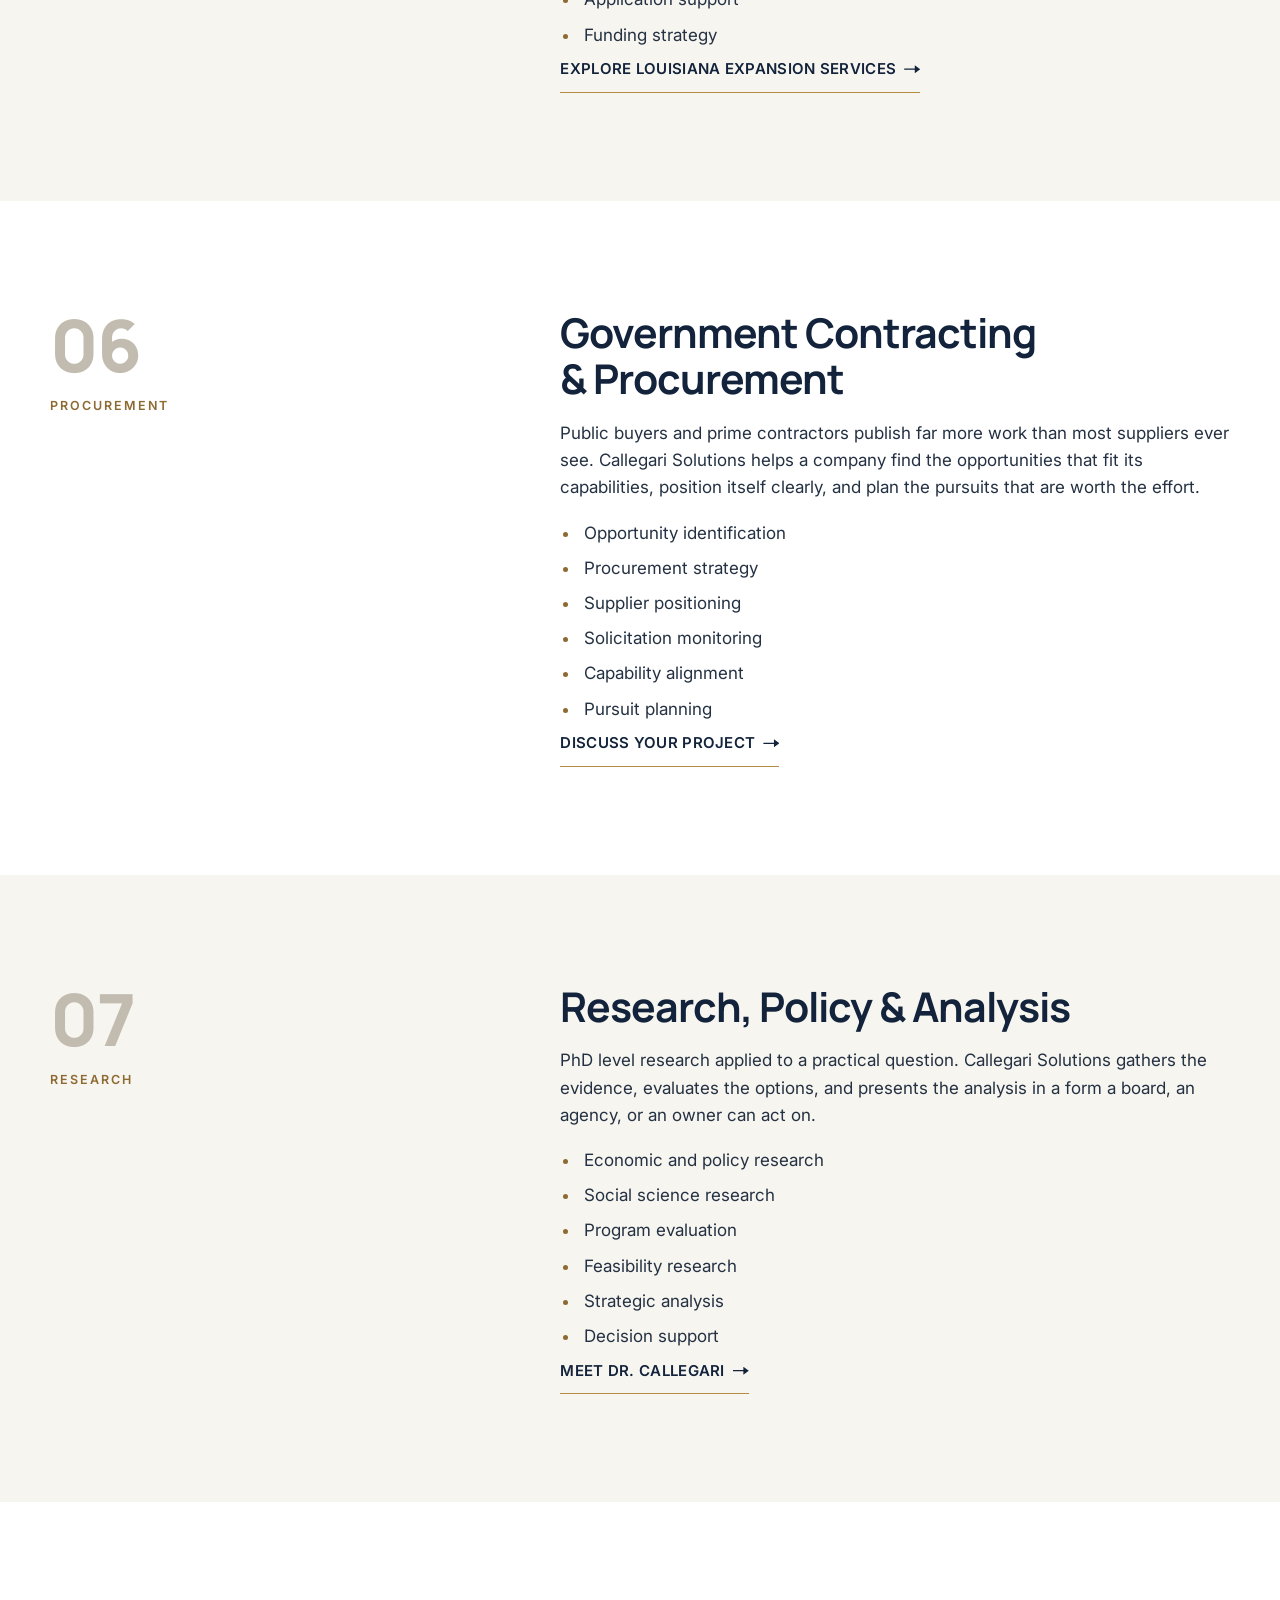
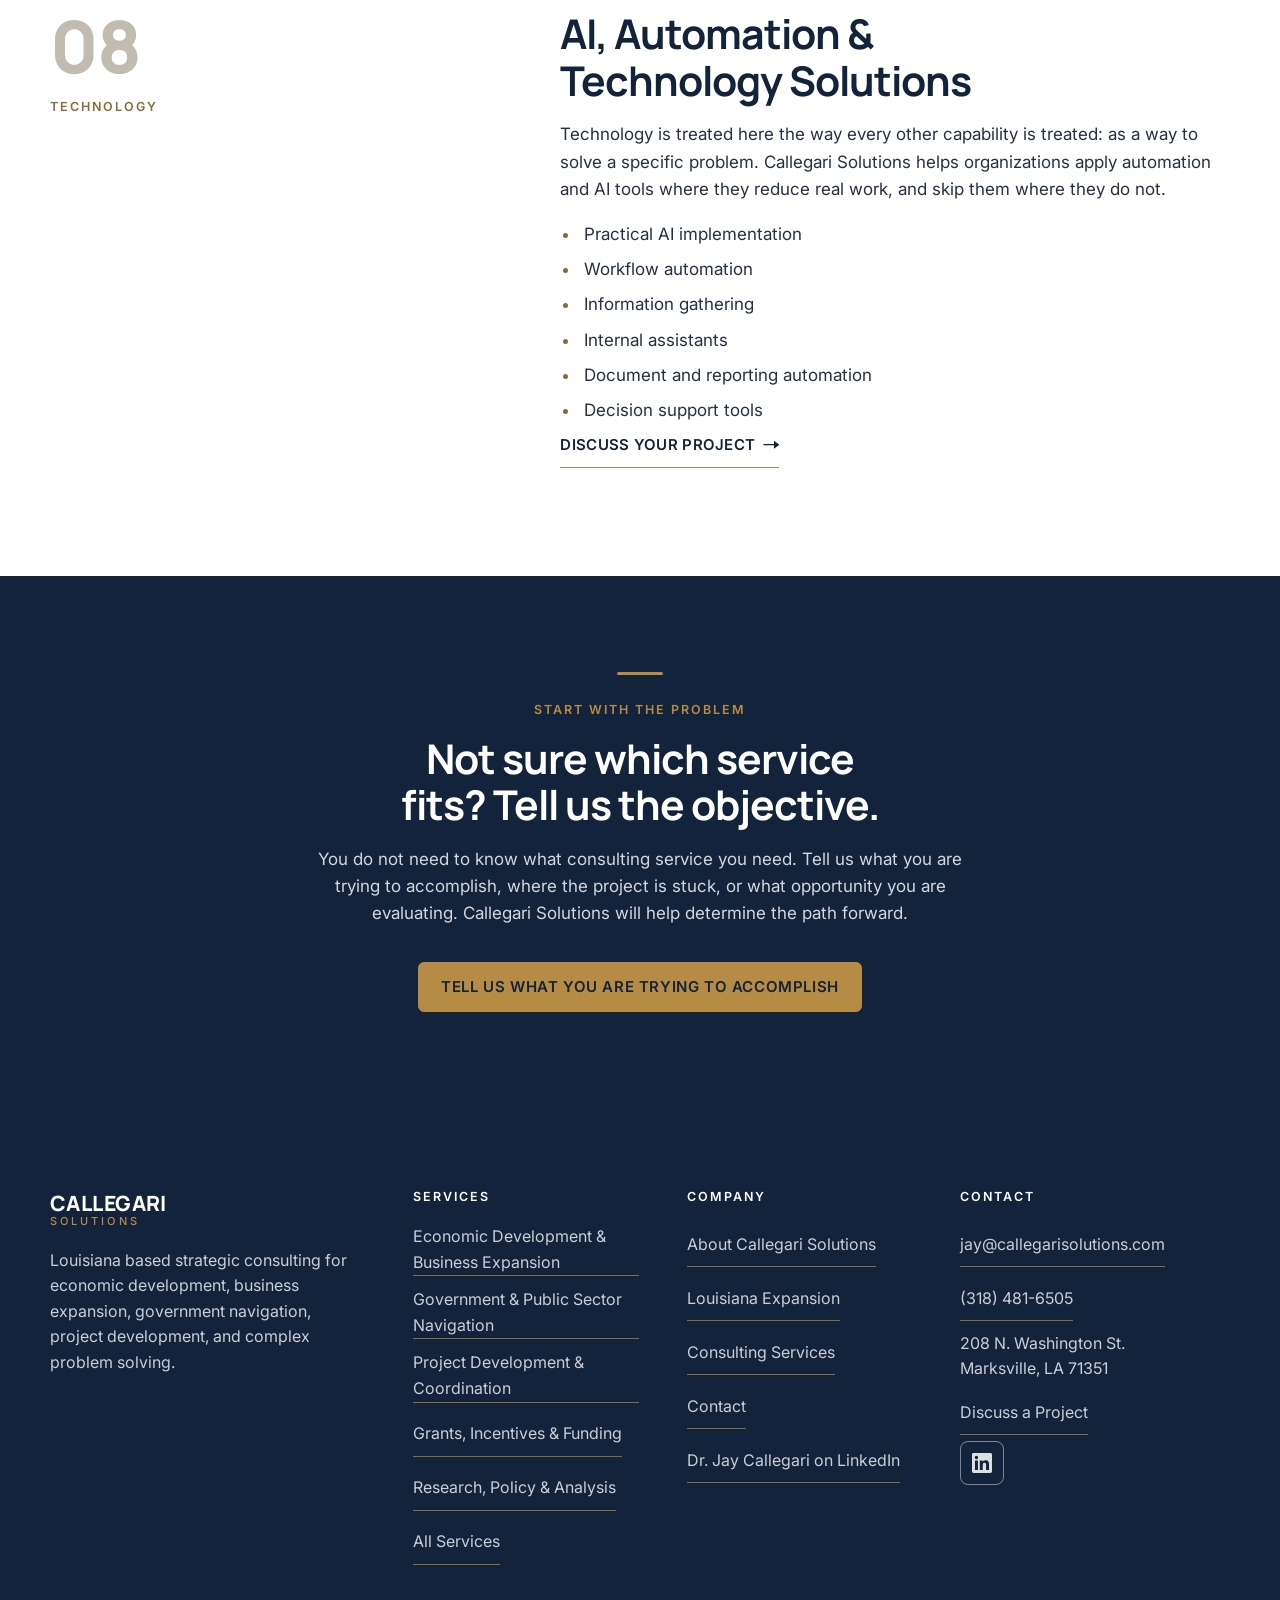
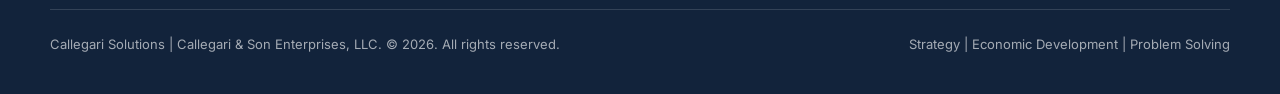
<file: public/services.html>
<!DOCTYPE html>
<html lang="en">
<head>
    <meta charset="utf-8">
    <meta name="viewport" content="width=device-width, initial-scale=1">

    <title>Consulting Services | Economic Development, Government &amp; Strategy | Callegari Solutions</title>
    <meta name="description" content="Explore Callegari Solutions services including economic development, business expansion, government navigation, project coordination, grants and incentives, research, procurement, and AI solutions.">
    <link rel="canonical" href="https://callegarisolutions.com/services.html">
    <meta name="robots" content="index,follow">
    <meta name="theme-color" content="#12233B">

    <link rel="preconnect" href="https://fonts.googleapis.com">
    <link rel="preconnect" href="https://fonts.gstatic.com" crossorigin>
    <link rel="stylesheet" href="https://fonts.googleapis.com/css2?family=Inter:wght@400;500;600&amp;family=Manrope:wght@600;700;800&amp;display=swap">
    <link rel="stylesheet" href="style.css">

    <link rel="icon" href="favicon.svg" type="image/svg+xml">
    <link rel="icon" href="favicon.ico" sizes="32x32">
    <link rel="apple-touch-icon" href="apple-touch-icon.png">

    <meta property="og:type" content="website">
    <meta property="og:site_name" content="Callegari Solutions">
    <meta property="og:title" content="Consulting Services | Economic Development, Government &amp; Strategy | Callegari Solutions">
    <meta property="og:description" content="Explore Callegari Solutions services including economic development, business expansion, government navigation, project coordination, grants and incentives, research, procurement, and AI solutions.">
    <meta property="og:url" content="https://callegarisolutions.com/services.html">
    <meta property="og:image" content="https://callegarisolutions.com/images/og-cover.png">
    <meta property="og:image:width" content="1200">
    <meta property="og:image:height" content="630">
    <meta property="og:image:alt" content="Callegari Solutions, Louisiana based strategic consulting">
    <meta property="og:locale" content="en_US">

    <meta name="twitter:card" content="summary_large_image">
    <meta name="twitter:title" content="Consulting Services | Economic Development, Government &amp; Strategy | Callegari Solutions">
    <meta name="twitter:description" content="Explore Callegari Solutions services including economic development, business expansion, government navigation, project coordination, grants and incentives, research, procurement, and AI solutions.">
    <meta name="twitter:image" content="https://callegarisolutions.com/images/og-cover.png">
    <meta name="twitter:image:alt" content="Callegari Solutions, Louisiana based strategic consulting">

    <script type="application/ld+json">
    {
        "@context": "https://schema.org",
        "@type": "ProfessionalService",
        "name": "Callegari Solutions",
        "legalName": "Callegari & Son Enterprises, LLC",
        "description": "Callegari Solutions is a Louisiana based strategic consulting firm. The firm helps businesses, public entities and organizations with economic development and business expansion, incentive and funding strategy, government navigation, project development and coordination, research and analysis, government contracting support, and practical technology implementation.",
        "url": "https://callegarisolutions.com/",
        "email": "jay@callegarisolutions.com",
        "telephone": "+1-318-481-6505",
        "foundingDate": "2009",
        "address": {
            "@type": "PostalAddress",
            "streetAddress": "208 N. Washington St.",
            "addressLocality": "Marksville",
            "addressRegion": "LA",
            "postalCode": "71351",
            "addressCountry": "US"
        },
        "areaServed": "Louisiana",
        "sameAs": [
            "https://www.linkedin.com/in/jay-callegari-phd-a9a5ba18b"
        ]
    }
    </script>

    <script type="application/ld+json">
    {
        "@context": "https://schema.org",
        "@type": "BreadcrumbList",
        "itemListElement": [
            {
                "@type": "ListItem",
                "position": 1,
                "name": "Home",
                "item": "https://callegarisolutions.com/"
            },
            {
                "@type": "ListItem",
                "position": 2,
                "name": "Consulting Services",
                "item": "https://callegarisolutions.com/services.html"
            }
        ]
    }
    </script>

    <script type="application/ld+json">
    {
        "@context": "https://schema.org",
        "@type": "ItemList",
        "name": "Callegari Solutions consulting services",
        "itemListOrder": "https://schema.org/ItemListOrderAscending",
        "numberOfItems": 8,
        "itemListElement": [
            {
                "@type": "ListItem",
                "position": 1,
                "name": "Economic Development and Business Expansion",
                "url": "https://callegarisolutions.com/services.html#expansion"
            },
            {
                "@type": "ListItem",
                "position": 2,
                "name": "Strategic Consulting and Problem Solving",
                "url": "https://callegarisolutions.com/services.html#strategy"
            },
            {
                "@type": "ListItem",
                "position": 3,
                "name": "Government and Public Sector Navigation",
                "url": "https://callegarisolutions.com/services.html#government"
            },
            {
                "@type": "ListItem",
                "position": 4,
                "name": "Project Development and Coordination",
                "url": "https://callegarisolutions.com/services.html#projects"
            },
            {
                "@type": "ListItem",
                "position": 5,
                "name": "Grants, Incentives and Funding",
                "url": "https://callegarisolutions.com/services.html#funding"
            },
            {
                "@type": "ListItem",
                "position": 6,
                "name": "Government Contracting and Procurement",
                "url": "https://callegarisolutions.com/services.html#procurement"
            },
            {
                "@type": "ListItem",
                "position": 7,
                "name": "Research, Policy and Analysis",
                "url": "https://callegarisolutions.com/services.html#research"
            },
            {
                "@type": "ListItem",
                "position": 8,
                "name": "AI, Automation and Technology Solutions",
                "url": "https://callegarisolutions.com/services.html#ai"
            }
        ]
    }
    </script>

    <!-- ANALYTICS PLACEHOLDER
         No analytics tag ships with this site because no measurement account
         exists yet. When a Google Analytics 4 property is created, paste the
         two GA4 tag lines here, on every page, and nowhere else.
         See REDESIGN-NOTES.md. Do not paste an unconfigured tracker. -->
</head>
<body>
    <a class="skip-link" href="#main">Skip to content</a>

    <header class="site-header">
        <div class="container header-inner">
            <a class="wordmark" href="index.html">
                <span class="wordmark__name">CALLEGARI</span>
                <span class="wordmark__sub">SOLUTIONS</span>
            </a>

            <button class="nav-toggle" type="button" aria-expanded="false" aria-controls="site-nav">
                <span class="nav-toggle__bars" aria-hidden="true"></span>
                <span class="nav-toggle__bars" aria-hidden="true"></span>
                <span class="nav-toggle__bars" aria-hidden="true"></span>
                <span class="visually-hidden">Menu</span>
            </button>

            <nav class="nav" id="site-nav" aria-label="Primary">
                <ul class="nav-list">
                    <li><a class="nav-link" href="index.html">HOME</a></li>
                    <li><a class="nav-link" href="about.html">ABOUT</a></li>
                    <li><a class="nav-link" href="services.html" aria-current="page">SERVICES</a></li>
                    <li><a class="nav-link" href="louisiana-economic-development-consulting.html">LOUISIANA EXPANSION</a></li>
                    <li><a class="nav-link" href="contact.html">CONTACT</a></li>
                </ul>
                <a class="btn btn--primary btn--compact nav-cta" href="contact.html">DISCUSS A PROJECT</a>
            </nav>
        </div>
    </header>

    <main id="main">

        <section class="page-hero">
            <div class="container">
                <p class="eyebrow">CONSULTING SERVICES</p>
                <h1>Strategic Consulting for Complex Projects and Practical Results</h1>
                <p class="lede">Callegari Solutions helps clients identify opportunities, solve difficult problems, navigate public systems, organize projects, and move from uncertainty to an actionable path forward.</p>
                <div class="btn-row">
                    <a class="btn btn--brass" href="contact.html">DISCUSS YOUR PROJECT</a>
                    <a class="btn btn--on-dark" href="louisiana-economic-development-consulting.html">EXPLORE LOUISIANA EXPANSION SERVICES</a>
                </div>
            </div>
        </section>

        <nav class="anchor-nav" aria-label="Services on this page">
            <div class="container">
                <ul>
                    <li><a href="#expansion">Expansion</a></li>
                    <li><a href="#strategy">Strategy</a></li>
                    <li><a href="#government">Government</a></li>
                    <li><a href="#projects">Projects</a></li>
                    <li><a href="#funding">Funding</a></li>
                    <li><a href="#procurement">Procurement</a></li>
                    <li><a href="#research">Research</a></li>
                    <li><a href="#ai">AI</a></li>
                </ul>
            </div>
        </nav>

        <section class="section section--tight">
            <div class="container">
                <div class="section-head reveal">
                    <p class="eyebrow">THE SERVICE SET</p>
                    <h2>Where Callegari Solutions works</h2>
                    <p class="lede">Clients rarely arrive with a service name. Start with the overview below, then read the detailed section that comes closest to the problem in front of you. If none of them fits exactly, that is still a conversation worth having.</p>
                </div>

                <!-- The whole index card is the link so the tap target is the full
                     card rather than a single 24px line of heading text. -->
                <ul class="svc-index reveal">
                    <li class="svc-index__item">
                        <a href="#expansion">
                            <span class="svc-index__num" aria-hidden="true">01</span>
                            <h3>Economic Development &amp; Business Expansion</h3>
                            <p>Louisiana expansion strategy, incentives, workforce resources, site considerations, and project support.</p>
                        </a>
                    </li>
                    <li class="svc-index__item">
                        <a href="#strategy">
                            <span class="svc-index__num" aria-hidden="true">02</span>
                            <h3>Strategic Consulting &amp; Problem Solving</h3>
                            <p>Planning, operational challenges, process, and decisions that need a clear answer.</p>
                        </a>
                    </li>
                    <li class="svc-index__item">
                        <a href="#government">
                            <span class="svc-index__num" aria-hidden="true">03</span>
                            <h3>Government &amp; Public Sector Navigation</h3>
                            <p>Which agency, which program, which process, and who needs to be at the table.</p>
                        </a>
                    </li>
                    <li class="svc-index__item">
                        <a href="#projects">
                            <span class="svc-index__num" aria-hidden="true">04</span>
                            <h3>Project Development &amp; Coordination</h3>
                            <p>Scoping, stakeholder coordination, resources, and the next steps that keep work moving.</p>
                        </a>
                    </li>
                    <li class="svc-index__item">
                        <a href="#funding">
                            <span class="svc-index__num" aria-hidden="true">05</span>
                            <h3>Grants, Incentives &amp; Funding</h3>
                            <p>Grant research, incentive identification, workforce programs, and application support.</p>
                        </a>
                    </li>
                    <li class="svc-index__item">
                        <a href="#procurement">
                            <span class="svc-index__num" aria-hidden="true">06</span>
                            <h3>Government Contracting &amp; Procurement</h3>
                            <p>Opportunity identification, supplier positioning, and pursuit planning for public work.</p>
                        </a>
                    </li>
                    <li class="svc-index__item">
                        <a href="#research">
                            <span class="svc-index__num" aria-hidden="true">07</span>
                            <h3>Research, Policy &amp; Analysis</h3>
                            <p>Economic, policy, and feasibility research that supports a real decision.</p>
                        </a>
                    </li>
                    <li class="svc-index__item">
                        <a href="#ai">
                            <span class="svc-index__num" aria-hidden="true">08</span>
                            <h3>AI, Automation &amp; Technology Solutions</h3>
                            <p>Automation and AI applied to specific tasks, where they reduce real work.</p>
                        </a>
                    </li>
                </ul>
            </div>
        </section>

        <section class="section section--paper" id="expansion">
            <div class="container">
                <div class="svc-detail reveal">
                    <div>
                        <span class="svc-detail__num" aria-hidden="true">01</span>
                        <p class="eyebrow">LOUISIANA EXPANSION</p>
                    </div>
                    <div>
                        <h2>Economic Development &amp; Business Expansion</h2>
                        <p class="text-limit">Companies expanding, investing, or developing a facility in Louisiana have to understand which programs, incentives, workforce resources, sites, organizations, and government processes apply to their specific project. Callegari Solutions helps identify those opportunities and organize the path forward.</p>
                        <ul class="bullets">
                            <li>Louisiana expansion strategy</li>
                            <li>Louisiana Economic Development program navigation</li>
                            <li>Business incentive identification</li>
                            <li>Workforce resources</li>
                            <li>Capital investment, site considerations, and job creation</li>
                            <li>Project support from concept through execution</li>
                        </ul>
                        <div class="btn-row">
                            <a class="btn btn--primary" href="louisiana-economic-development-consulting.html">EXPLORE LOUISIANA EXPANSION SERVICES</a>
                        </div>
                    </div>
                </div>
            </div>
        </section>

        <section class="section" id="strategy">
            <div class="container">
                <div class="svc-detail reveal">
                    <div>
                        <span class="svc-detail__num" aria-hidden="true">02</span>
                        <p class="eyebrow">STRATEGY</p>
                    </div>
                    <div>
                        <h2>Strategic Consulting &amp; Problem Solving</h2>
                        <p class="text-limit">Difficult problems are rarely a single decision. They involve people, process, budget, and outside systems at the same time. Callegari Solutions works through the whole picture and returns recommendations focused on what can actually be implemented.</p>
                        <ul class="bullets">
                            <li>Strategic planning</li>
                            <li>Operational challenges</li>
                            <li>Process improvement</li>
                            <li>Organizational alignment</li>
                            <li>Decision support</li>
                            <li>Execution focused recommendations</li>
                        </ul>
                        <p><a class="link-arrow" href="contact.html">DISCUSS YOUR PROJECT</a></p>
                    </div>
                </div>
            </div>
        </section>

        <section class="section section--paper" id="government">
            <div class="container">
                <div class="svc-detail reveal">
                    <div>
                        <span class="svc-detail__num" aria-hidden="true">03</span>
                        <p class="eyebrow">GOVERNMENT</p>
                    </div>
                    <div>
                        <h2>Government &amp; Public Sector Navigation</h2>
                        <p class="text-limit">Companies often know what they want to accomplish but do not know which agency, program, office, organization, or individual can help them accomplish it. Callegari Solutions helps identify who needs to be involved, what questions need to be asked, and what steps can move the project forward.</p>
                        <ul class="bullets">
                            <li>Agency and stakeholder identification</li>
                            <li>Public sector processes and government programs</li>
                            <li>Regulatory pathways</li>
                            <li>Government relations</li>
                            <li>Business and government alignment</li>
                        </ul>
                        <p><a class="link-arrow" href="contact.html">DISCUSS YOUR PROJECT</a></p>
                    </div>
                </div>
            </div>
        </section>

        <section class="section" id="projects">
            <div class="container">
                <div class="svc-detail reveal">
                    <div>
                        <span class="svc-detail__num" aria-hidden="true">04</span>
                        <p class="eyebrow">PROJECTS</p>
                    </div>
                    <div>
                        <h2>Project Development &amp; Coordination</h2>
                        <p class="text-limit">A project moves when someone is keeping track of the pieces. Callegari Solutions helps scope the work, identify the people and resources it depends on, and stays involved where coordination is needed to maintain momentum.</p>
                        <ul class="bullets">
                            <li>Project scoping</li>
                            <li>Stakeholder coordination</li>
                            <li>Resource identification</li>
                            <li>Next step planning</li>
                            <li>Cross sector communication</li>
                            <li>Execution support</li>
                        </ul>
                        <p><a class="link-arrow" href="contact.html">DISCUSS YOUR PROJECT</a></p>
                    </div>
                </div>
            </div>
        </section>

        <section class="section section--paper" id="funding">
            <div class="container">
                <div class="svc-detail reveal">
                    <div>
                        <span class="svc-detail__num" aria-hidden="true">05</span>
                        <p class="eyebrow">FUNDING</p>
                    </div>
                    <div>
                        <h2>Grants, Incentives &amp; Funding</h2>
                        <p class="text-limit">Funding for a project rarely comes from one place. Callegari Solutions researches the grant, incentive, and workforce programs that may apply, evaluates which ones are worth pursuing, and helps organize the information an application requires.</p>
                        <ul class="bullets">
                            <li>Grant research</li>
                            <li>Incentive identification</li>
                            <li>Workforce programs</li>
                            <li>Local, state, and federal resources</li>
                            <li>Application support</li>
                            <li>Funding strategy</li>
                        </ul>
                        <p><a class="link-arrow" href="louisiana-economic-development-consulting.html">EXPLORE LOUISIANA EXPANSION SERVICES</a></p>
                    </div>
                </div>
            </div>
        </section>

        <section class="section" id="procurement">
            <div class="container">
                <div class="svc-detail reveal">
                    <div>
                        <span class="svc-detail__num" aria-hidden="true">06</span>
                        <p class="eyebrow">PROCUREMENT</p>
                    </div>
                    <div>
                        <h2>Government Contracting &amp; Procurement</h2>
                        <p class="text-limit">Public buyers and prime contractors publish far more work than most suppliers ever see. Callegari Solutions helps a company find the opportunities that fit its capabilities, position itself clearly, and plan the pursuits that are worth the effort.</p>
                        <ul class="bullets">
                            <li>Opportunity identification</li>
                            <li>Procurement strategy</li>
                            <li>Supplier positioning</li>
                            <li>Solicitation monitoring</li>
                            <li>Capability alignment</li>
                            <li>Pursuit planning</li>
                        </ul>
                        <p><a class="link-arrow" href="contact.html">DISCUSS YOUR PROJECT</a></p>
                    </div>
                </div>
            </div>
        </section>

        <section class="section section--paper" id="research">
            <div class="container">
                <div class="svc-detail reveal">
                    <div>
                        <span class="svc-detail__num" aria-hidden="true">07</span>
                        <p class="eyebrow">RESEARCH</p>
                    </div>
                    <div>
                        <h2>Research, Policy &amp; Analysis</h2>
                        <p class="text-limit">PhD level research applied to a practical question. Callegari Solutions gathers the evidence, evaluates the options, and presents the analysis in a form a board, an agency, or an owner can act on.</p>
                        <ul class="bullets">
                            <li>Economic and policy research</li>
                            <li>Social science research</li>
                            <li>Program evaluation</li>
                            <li>Feasibility research</li>
                            <li>Strategic analysis</li>
                            <li>Decision support</li>
                        </ul>
                        <p><a class="link-arrow" href="about.html">MEET DR. CALLEGARI</a></p>
                    </div>
                </div>
            </div>
        </section>

        <section class="section" id="ai">
            <div class="container">
                <div class="svc-detail reveal">
                    <div>
                        <span class="svc-detail__num" aria-hidden="true">08</span>
                        <p class="eyebrow">TECHNOLOGY</p>
                    </div>
                    <div>
                        <h2>AI, Automation &amp; Technology Solutions</h2>
                        <p class="text-limit">Technology is treated here the way every other capability is treated: as a way to solve a specific problem. Callegari Solutions helps organizations apply automation and AI tools where they reduce real work, and skip them where they do not.</p>
                        <ul class="bullets">
                            <li>Practical AI implementation</li>
                            <li>Workflow automation</li>
                            <li>Information gathering</li>
                            <li>Internal assistants</li>
                            <li>Document and reporting automation</li>
                            <li>Decision support tools</li>
                        </ul>
                        <p><a class="link-arrow" href="contact.html">DISCUSS YOUR PROJECT</a></p>
                    </div>
                </div>
            </div>
        </section>

        <section class="cta-band cta-band--brass-rule">
            <div class="container--narrow">
                <p class="eyebrow">START WITH THE PROBLEM</p>
                <h2>Not sure which service fits? Tell us the objective.</h2>
                <p>You do not need to know what consulting service you need. Tell us what you are trying to accomplish, where the project is stuck, or what opportunity you are evaluating. Callegari Solutions will help determine the path forward.</p>
                <div class="btn-row">
                    <a class="btn btn--brass" href="contact.html">TELL US WHAT YOU ARE TRYING TO ACCOMPLISH</a>
                </div>
            </div>
        </section>

    </main>

    <!-- The footer Services column links to the eight in page anchors on this
         file. The ids expansion, strategy, government, projects, funding,
         procurement, research and ai must not be renamed. -->
    <footer class="site-footer">
        <div class="container">
            <div class="footer-grid">

                <div class="footer-col footer-brand">
                    <h2 class="visually-hidden">Callegari Solutions</h2>
                    <a class="wordmark" href="index.html">
                        <span class="wordmark__name">CALLEGARI</span>
                        <span class="wordmark__sub">SOLUTIONS</span>
                    </a>
                    <p>Louisiana based strategic consulting for economic development, business expansion, government navigation, project development, and complex problem solving.</p>
                </div>

                <div class="footer-col">
                    <h2>Services</h2>
                    <ul class="footer-links">
                        <li><a href="services.html#expansion">Economic Development &amp; Business Expansion</a></li>
                        <li><a href="services.html#government">Government &amp; Public Sector Navigation</a></li>
                        <li><a href="services.html#projects">Project Development &amp; Coordination</a></li>
                        <li><a href="services.html#funding">Grants, Incentives &amp; Funding</a></li>
                        <li><a href="services.html#research">Research, Policy &amp; Analysis</a></li>
                        <li><a href="services.html">All Services</a></li>
                    </ul>
                </div>

                <div class="footer-col">
                    <h2>Company</h2>
                    <ul class="footer-links">
                        <li><a href="about.html">About Callegari Solutions</a></li>
                        <li><a href="louisiana-economic-development-consulting.html">Louisiana Expansion</a></li>
                        <li><a href="services.html">Consulting Services</a></li>
                        <li><a href="contact.html">Contact</a></li>
                        <li><a href="https://www.linkedin.com/in/jay-callegari-phd-a9a5ba18b" target="_blank" rel="noopener noreferrer">Dr. Jay Callegari on LinkedIn</a></li>
                    </ul>
                </div>

                <div class="footer-col">
                    <h2>Contact</h2>
                    <ul class="footer-contact">
                        <li><a href="mailto:jay@callegarisolutions.com">jay@callegarisolutions.com</a></li>
                        <li><a href="tel:+13184816505">(318) 481-6505</a></li>
                        <li>
                            <address>
                                208 N. Washington St.<br>
                                Marksville, LA 71351
                            </address>
                        </li>
                        <li><a href="contact.html">Discuss a Project</a></li>
                    </ul>
                    <a class="social-link" href="https://www.linkedin.com/in/jay-callegari-phd-a9a5ba18b" target="_blank" rel="noopener noreferrer">
                        <svg viewBox="0 0 24 24" width="20" height="20" aria-hidden="true" focusable="false"><path fill="currentColor" d="M20.45 20.45h-3.56v-5.57c0-1.33-.03-3.04-1.85-3.04-1.85 0-2.14 1.45-2.14 2.94v5.67H9.35V9h3.41v1.56h.05c.48-.9 1.64-1.85 3.37-1.85 3.6 0 4.27 2.37 4.27 5.46v6.28zM5.34 7.43a2.06 2.06 0 1 1 0-4.13 2.06 2.06 0 0 1 0 4.13zM7.12 20.45H3.56V9h3.56v11.45zM22.22 0H1.77C.79 0 0 .77 0 1.73v20.54C0 23.23.79 24 1.77 24h20.45c.98 0 1.78-.77 1.78-1.73V1.73C24 .77 23.2 0 22.22 0z"></path></svg>
                        <span class="visually-hidden">Dr. Jay Callegari on LinkedIn, opens in a new tab</span>
                    </a>
                </div>

            </div>

            <div class="footer-bottom">
                <p>Callegari Solutions | Callegari &amp; Son Enterprises, LLC. &copy; 2026. All rights reserved.</p>
                <p>Strategy | Economic Development | Problem Solving</p>
            </div>
        </div>
    </footer>

    <script src="script.js" defer></script>
</body>
</html>
</file>
<file: public/style.css>
/* =========================================================================
   CALLEGARI SOLUTIONS
   Central stylesheet. Every page loads this file and only this file.
   No page may contain a <style> block or an inline style attribute.

   Order of this file:
     01  Tokens
     02  Base and reset
     03  Typography
     04  Layout primitives
     05  Reveal on scroll
     06  Skip link
     07  Header and navigation
     08  Buttons and text links
     09  Homepage hero
     10  Inner page hero
     11  Proof strip
     12  Homepage service blocks
     13  Process steps
     14  Chips
     15  Lists
     16  Cards, panels, scenarios
     17  Bio and portrait
     18  Figures
     19  Services page
     20  Contact page and form
     21  CTA band
     22  Footer
     23  Dark context inversions
     24  Focus, selection, misc state
     25  Reduced motion
     26  Print

   Fonts are loaded with a <link rel="stylesheet"> in the head partial,
   which is faster than an @import. The playbook equivalent is kept here
   for reference only:
   @import url('https://fonts.googleapis.com/css2?family=Inter:wght@400;500;600&family=Manrope:wght@600;700;800&display=swap');
   ========================================================================= */


/* =========================================================================
   01  Tokens
   ========================================================================= */

:root {
    --ink: #12233B;
    --text: #243142;
    --muted: #667386;
    --accent: #B68B43;
    --accent-dark: #8D6A31;
    --paper: #F7F5F0;
    --cool: #F3F5F7;
    --line: #DCE2E8;
    --white: #FFFFFF;
    --radius: 12px;
    --shadow: 0 18px 50px rgba(18, 35, 59, .08);
    --container: 1180px;

    /* Contrast support tokens. See the notes at the end of this block. */
    --muted-strong: #5B6879;
    --line-strong: #7C8794;
    --numeral: #C2BCB0;
    --ink-hover: #0B182A;
    --ok: #17603F;
    --ok-bg: #EEF6F1;
    --error: #9B2226;
    --error-bg: #FCF0F0;

    /* Geometry */
    --header-h: 72px;
    --gap: 32px;
    --gap-lg: 64px;
    --radius-sm: 6px;
    --radius-xs: 4px;

    /* Motion */
    --t-fast: 160ms;
    --t-base: 180ms;
    --t-slow: 220ms;
    --ease: cubic-bezier(.22, .61, .36, 1);
}

/*  Contrast notes, WCAG AA, checked pair by pair.
    --muted #667386 measures 4.42:1 on ivory and 4.41:1 on soft gray, which
    misses AA for normal size text. --muted-strong #5B6879 measures 5.67:1 on
    white, 5.21:1 on ivory and 5.19:1 on soft gray, so all muted body copy uses
    --muted-strong. The --muted token stays defined because the contract lists it.
    --accent #B68B43 measures 3.1:1 on white, which is fine for rules, borders
    and hover states but not for text, so brass text on light grounds uses
    --accent-dark #8D6A31 at 4.95:1 on white and 4.55:1 on ivory.
    --line #DCE2E8 is a decorative hairline. Real form controls use
    --line-strong #7C8794 at 3.65:1 so their boundary meets 1.4.11.
    Keyboard focus rings on light grounds also use --accent-dark. Brass itself
    measures 2.85:1 on ivory and 2.84:1 on soft gray, which misses the 3:1
    that 1.4.11 asks of a focus indicator. Brass stays the ring colour only
    where it sits on navy, where it measures 5.1:1.

    --numeral is the oversized 01 02 03 marker on the service blocks and the
    service detail sections. It is decoration: every one of those numerals is
    aria-hidden and the same numbering is carried in readable type by
    .svc-index__num, so it is exempt from the text contrast minimum and is
    deliberately kept pale. It was #CBD4DD, a cool gray that read dirty against
    the warm ivory of --paper. #C2BCB0 is the same idea in the brass hue at low
    saturation, and it is a step darker, so it sits cleanly on white, ivory and
    soft gray and is easier to make out without competing with the headings. */

@media (min-width: 620px) {
    :root { --header-h: 80px; }
}


/* =========================================================================
   02  Base and reset
   ========================================================================= */

*, *::before, *::after { box-sizing: border-box; }

/* In page anchors are offset in ONE place, here. Scroll padding on the
   scrollport and scroll margin on the target add together, so the pair of them
   pushed every heading roughly 250px down the screen. Scroll padding is the
   one kept because it also covers scrolls that are not a :target jump, such as
   moving focus to a heading. The services page is the only page that stacks a
   second sticky row under the header, and .anchor-nav is 56px tall, so it gets
   its own value rather than making every other page pay for the clearance. */
html {
    scroll-behavior: smooth;
    scroll-padding-top: calc(var(--header-h) + 20px);
    -webkit-text-size-adjust: 100%;
    /* clip, not hidden. overflow-x: hidden on html or body turns that element
       into a scroll container, which breaks window scrolling and position
       sticky. clip contains stray horizontal overflow without either problem. */
    overflow-x: clip;
}

html:has(.anchor-nav) { scroll-padding-top: calc(var(--header-h) + 76px); }

body {
    margin: 0;
    font-family: 'Inter', system-ui, -apple-system, 'Segoe UI', Roboto, sans-serif;
    color: var(--text);
    background: var(--white);
    font-size: 17px;
    line-height: 1.6;
    -webkit-font-smoothing: antialiased;
    -moz-osx-font-smoothing: grayscale;
}

img, svg, video {
    display: block;
    max-width: 100%;
}

img { height: auto; }

a {
    color: var(--ink);
    text-decoration-color: rgba(18, 35, 59, .35);
    text-underline-offset: 3px;
    transition: color var(--t-base) var(--ease),
                text-decoration-color var(--t-base) var(--ease);
}

a:hover {
    color: var(--accent-dark);
    text-decoration-color: var(--accent);
}

button {
    font: inherit;
    color: inherit;
}

figure { margin: 0; }

/* The user agent default for <address> is italic. The office address is set
   in the same voice as the surrounding contact copy on every page it appears
   on, so the reset lives here rather than being repeated per component. */
address { font-style: normal; }

ul, ol { padding-left: 20px; }

hr { border: 0; }

main { display: block; }


/* =========================================================================
   03  Typography
   ========================================================================= */

h1, h2, h3, h4, h5, h6 {
    font-family: 'Manrope', system-ui, 'Segoe UI', sans-serif;
    color: var(--ink);
    letter-spacing: -0.025em;
    margin: 0 0 18px;
    font-weight: 700;
    line-height: 1.2;
    text-wrap: balance;
}

h1 {
    font-size: clamp(2.75rem, 5vw, 4.5rem);
    line-height: 1.06;
    font-weight: 800;
    margin-bottom: 22px;
}

h2 {
    font-size: clamp(2.05rem, 3.2vw, 2.75rem);
    line-height: 1.14;
    font-weight: 700;
}

h3 {
    font-size: 1.35rem;
    line-height: 1.3;
    font-weight: 700;
}

h4 {
    font-size: 1.1rem;
    font-weight: 700;
}

p { margin: 0 0 18px; }

p:last-child, ul:last-child, ol:last-child { margin-bottom: 0; }

strong, b {
    font-weight: 600;
    color: var(--ink);
}

small { font-size: .875em; }

.eyebrow {
    display: block;
    margin: 0 0 16px;
    font-family: 'Inter', system-ui, sans-serif;
    font-size: 12.5px;
    font-weight: 600;
    letter-spacing: .16em;
    line-height: 1.4;
    text-transform: uppercase;
    color: var(--accent-dark);
}

.lede {
    font-size: 19px;
    line-height: 1.62;
    color: var(--muted-strong);
    max-width: 68ch;
    margin: 0 0 20px;
}

.text-limit { max-width: 68ch; }


/* =========================================================================
   04  Layout primitives
   ========================================================================= */

.container {
    width: min(var(--container), calc(100% - 48px));
    margin-inline: auto;
}

.container--narrow {
    width: min(860px, calc(100% - 48px));
    margin-inline: auto;
}

@media (min-width: 760px) {
    .container { width: min(var(--container), calc(100% - 64px)); }

    .container--narrow { width: min(860px, calc(100% - 64px)); }
}

.section { padding: 56px 0; }

.section--tight { padding: 48px 0; }

@media (min-width: 760px) {
    .section { padding: 72px 0; }

    .section--tight { padding: 60px 0; }
}

@media (min-width: 980px) {
    .section { padding: 108px 0; }

    .section--tight { padding: 72px 0; }
}

.section--paper { background: var(--paper); }

.section--cool { background: var(--cool); }

.section--dark {
    background: var(--ink);
    color: var(--white);
}

/* Section headings */

.section-head {
    max-width: 720px;
    margin: 0 0 40px;
}

.section-head--wide { max-width: none; }

.section-head > :last-child { margin-bottom: 0; }

@media (min-width: 760px) {
    .section-head { margin-bottom: 56px; }
}

/* Rules */

.rule {
    display: block;
    width: 100%;
    height: 1px;
    border: 0;
    border-top: 1px solid var(--line);
    margin: 40px 0;
}

.rule-brass {
    display: block;
    width: 46px;
    height: 3px;
    border: 0;
    border-radius: 2px;
    background: var(--accent);
    margin: 0 0 20px;
}

/* Grids */

.grid-2, .grid-3, .grid-4 {
    display: grid;
    grid-template-columns: 1fr;
    gap: var(--gap);
}

/* All three helpers leave one column at the same width. Holding .grid-3 and
   .grid-4 at a single column until 900px left the three contact cards as full
   width stacked blocks at the 768px tablet width the playbook asks to be
   tested, which is also wider than the line length rule allows. */
@media (min-width: 760px) {
    .grid-2, .grid-3, .grid-4 { grid-template-columns: repeat(2, minmax(0, 1fr)); }
}

@media (min-width: 1100px) {
    .grid-3 { grid-template-columns: repeat(3, minmax(0, 1fr)); }

    .grid-4 { grid-template-columns: repeat(4, minmax(0, 1fr)); }
}

/* Splits */

.split {
    display: grid;
    grid-template-columns: 1fr;
    gap: 40px;
    align-items: start;
}

@media (min-width: 900px) {
    .split {
        grid-template-columns: minmax(0, 1fr) minmax(0, 1fr);
        gap: var(--gap-lg);
    }

    .split--5842 { grid-template-columns: minmax(0, 58fr) minmax(0, 42fr); }

    .split--4060 { grid-template-columns: minmax(0, 40fr) minmax(0, 60fr); }

    .split--6040 { grid-template-columns: minmax(0, 60fr) minmax(0, 40fr); }

    /* Visual swap only. DOM order is preserved for screen readers. */
    .split--reverse > :first-child { order: 2; }

    .split--reverse > :last-child { order: 1; }
}

/* Vertical rhythm helpers */

.stack-sm, .stack-md {
    display: flex;
    flex-direction: column;
}

.stack-sm { gap: 16px; }

.stack-md { gap: 28px; }

.stack-sm > *, .stack-md > * { margin-block: 0; }

/* Screen reader only */

.visually-hidden {
    position: absolute !important;
    width: 1px;
    height: 1px;
    padding: 0;
    margin: -1px;
    overflow: hidden;
    clip: rect(0 0 0 0);
    clip-path: inset(50%);
    white-space: nowrap;
    border: 0;
}


/* =========================================================================
   05  Reveal on scroll
   The hidden state is scoped under html.js so a visitor without JavaScript
   sees every section immediately. script.js adds the js class as its first
   statement and immediately marks anything already on screen as visible.
   An optional stagger is available with style="--i:1", style="--i:2" etc.
   ========================================================================= */

html.js .reveal {
    opacity: 0;
    transform: translateY(18px);
    transition: opacity 480ms var(--ease), transform 480ms var(--ease);
    transition-delay: calc(var(--i, 0) * 70ms);
}

html.js .reveal.is-visible {
    opacity: 1;
    transform: none;
}


/* =========================================================================
   06  Skip link
   ========================================================================= */

.skip-link {
    position: absolute;
    top: -100px;
    left: 16px;
    z-index: 2000;
    display: inline-flex;
    align-items: center;
    min-height: 44px;
    padding: 0 18px;
    border-radius: var(--radius-sm);
    background: var(--ink);
    color: var(--white);
    font-size: 15px;
    font-weight: 600;
    text-decoration: none;
    transition: top var(--t-base) var(--ease);
}

.skip-link:focus, .skip-link:focus-visible {
    top: 12px;
    color: var(--white);
    outline: 2px solid var(--accent);
    outline-offset: 2px;
}


/* =========================================================================
   07  Header and navigation
   Mobile drawer breakpoint is 980px.
   ========================================================================= */

.site-header {
    position: sticky;
    top: 0;
    z-index: 1000;
    height: var(--header-h);
    background: var(--white);
    border-bottom: 1px solid transparent;
    transition: background var(--t-slow) var(--ease),
                border-color var(--t-slow) var(--ease),
                box-shadow var(--t-slow) var(--ease);
}

/* Transparent over a dark hero. Only index.html and the expansion page. */
.site-header--overlay {
    position: fixed;
    left: 0;
    right: 0;
    background: transparent;
}

.site-header.is-stuck {
    background: rgba(255, 255, 255, .96);
    border-bottom-color: var(--line);
    box-shadow: 0 8px 24px rgba(18, 35, 59, .06);
}

/* Solid background while the mobile drawer is open, on every page type. */
body.nav-open .site-header, body.nav-open .site-header--overlay {
    background: var(--white);
    border-bottom-color: var(--line);
}

.header-inner {
    display: flex;
    align-items: center;
    justify-content: space-between;
    gap: 20px;
    height: 100%;
}

/* Wordmark */

.wordmark {
    display: inline-flex;
    flex-direction: column;
    justify-content: center;
    gap: 2px;
    min-height: 44px;
    text-decoration: none;
    color: var(--ink);
    line-height: 1;
}

.wordmark:hover { color: var(--ink); }

.wordmark__name {
    font-family: 'Manrope', system-ui, sans-serif;
    font-weight: 800;
    font-size: 19px;
    letter-spacing: .02em;
    color: inherit;
}

.wordmark__sub {
    font-family: 'Inter', system-ui, sans-serif;
    font-weight: 500;
    font-size: 10.5px;
    letter-spacing: .28em;
    color: var(--muted-strong);
    transition: color var(--t-base) var(--ease);
}

@media (min-width: 620px) {
    .wordmark__name { font-size: 21px; }

    .wordmark__sub { font-size: 11px; }
}

/* Overlay header, light treatment while it sits over the navy hero */

.site-header--overlay:not(.is-stuck) .wordmark { color: var(--white); }

.site-header--overlay:not(.is-stuck) .wordmark__sub { color: var(--accent); }

body.nav-open .site-header--overlay:not(.is-stuck) .wordmark { color: var(--ink); }

body.nav-open .site-header--overlay:not(.is-stuck) .wordmark__sub { color: var(--muted-strong); }

/* Nav shell: drawer on small screens, inline row from 980px up */

.nav {
    position: fixed;
    top: var(--header-h);
    left: 0;
    right: 0;
    z-index: 999;
    display: flex;
    flex-direction: column;
    gap: 8px;
    max-height: calc(100vh - var(--header-h));
    max-height: calc(100dvh - var(--header-h));
    overflow-y: auto;
    padding: 14px 24px 32px;
    background: var(--white);
    border-top: 1px solid var(--line);
    box-shadow: 0 24px 40px rgba(18, 35, 59, .10);
    opacity: 0;
    visibility: hidden;
    transform: translateY(-10px);
    transition: opacity var(--t-slow) var(--ease),
                transform var(--t-slow) var(--ease),
                visibility 0s linear var(--t-slow);
}

.nav.is-open {
    opacity: 1;
    visibility: visible;
    transform: none;
    transition-delay: 0s;
}

.nav-list {
    list-style: none;
    margin: 0;
    padding: 0;
    display: flex;
    flex-direction: column;
}

.nav-list li { border-bottom: 1px solid var(--line); }

.nav-link {
    display: flex;
    align-items: center;
    min-height: 52px;
    font-size: 15px;
    font-weight: 500;
    letter-spacing: .04em;
    color: var(--ink);
    text-decoration: none;
    position: relative;
}

.nav-link:hover, .nav-link:focus-visible { color: var(--accent-dark); }

.nav-cta {
    margin-top: 18px;
    align-self: stretch;
    justify-content: center;
}

/* Hamburger */

.nav-toggle {
    display: inline-flex;
    flex-direction: column;
    align-items: center;
    justify-content: center;
    gap: 5px;
    width: 44px;
    height: 44px;
    margin-right: -10px;
    padding: 0;
    background: transparent;
    border: 0;
    border-radius: var(--radius-sm);
    cursor: pointer;
}

.nav-toggle__bars {
    display: block;
    width: 22px;
    height: 2px;
    border-radius: 2px;
    background: var(--ink);
    transition: transform var(--t-slow) var(--ease),
                opacity var(--t-fast) var(--ease),
                background var(--t-base) var(--ease);
}

.site-header--overlay:not(.is-stuck) .nav-toggle__bars { background: var(--white); }

body.nav-open .site-header--overlay:not(.is-stuck) .nav-toggle__bars { background: var(--ink); }

.nav-toggle[aria-expanded="true"] .nav-toggle__bars:nth-of-type(1) { transform: translateY(7px) rotate(45deg); }

.nav-toggle[aria-expanded="true"] .nav-toggle__bars:nth-of-type(2) { opacity: 0; }

.nav-toggle[aria-expanded="true"] .nav-toggle__bars:nth-of-type(3) { transform: translateY(-7px) rotate(-45deg); }

/* Scroll lock while the drawer is open */

body.nav-open { overflow: hidden; }

/* Desktop navigation */

@media (min-width: 980px) {
    .nav-toggle { display: none; }

    .nav {
        position: static;
        flex-direction: row;
        align-items: center;
        gap: 30px;
        max-height: none;
        overflow: visible;
        padding: 0;
        background: transparent;
        border-top: 0;
        box-shadow: none;
        opacity: 1;
        visibility: visible;
        transform: none;
        transition: none;
    }

    .nav-list {
        flex-direction: row;
        align-items: center;
        gap: 30px;
    }

    .nav-list li { border-bottom: 0; }

    .nav-link {
        min-height: 44px;
        font-size: 14px;
        letter-spacing: .06em;
    }

    /* Brass underline grows from the left on hover, focus and current page */
    .nav-link::after {
        content: "";
        position: absolute;
        left: 0;
        right: 0;
        bottom: 8px;
        height: 2px;
        background: var(--accent);
        transform: scaleX(0);
        transform-origin: left center;
        transition: transform var(--t-slow) var(--ease);
    }

    .nav-link:hover::after, .nav-link:focus-visible::after, .nav-link[aria-current="page"]::after {
        transform: scaleX(1);
    }

    .nav-cta {
        margin-top: 0;
        align-self: auto;
    }

    /* Light nav treatment while the overlay header sits over the navy hero */
    .site-header--overlay:not(.is-stuck) .nav-link { color: rgba(255, 255, 255, .88); }

    .site-header--overlay:not(.is-stuck) .nav-link:hover,
    .site-header--overlay:not(.is-stuck) .nav-link:focus-visible,
    .site-header--overlay:not(.is-stuck) .nav-link[aria-current="page"] { color: var(--white); }

    .site-header--overlay:not(.is-stuck) .nav-cta {
        background: transparent;
        color: var(--white);
        border-color: rgba(255, 255, 255, .55);
    }

    .site-header--overlay:not(.is-stuck) .nav-cta:hover, .site-header--overlay:not(.is-stuck) .nav-cta:focus-visible {
        background: var(--white);
        color: var(--ink);
        border-color: var(--white);
    }
}

/* Persistent brass marker for the current page on small screens too */
.nav-link[aria-current="page"] {
    color: var(--accent-dark);
    font-weight: 600;
}


/* =========================================================================
   08  Buttons and text links
   ========================================================================= */

.btn {
    display: inline-flex;
    align-items: center;
    justify-content: center;
    gap: 10px;
    min-height: 50px;
    padding: 0 22px;
    border: 1px solid transparent;
    border-radius: var(--radius-sm);
    font-family: 'Inter', system-ui, sans-serif;
    font-size: 15px;
    font-weight: 600;
    letter-spacing: .04em;
    line-height: 1.2;
    text-align: center;
    text-decoration: none;
    cursor: pointer;
    background: transparent;
    color: var(--ink);
    transition: background var(--t-base) var(--ease),
                border-color var(--t-base) var(--ease),
                color var(--t-base) var(--ease),
                transform var(--t-base) var(--ease);
}

.btn--primary {
    background: var(--ink);
    border-color: var(--ink);
    color: var(--white);
}

.btn--primary:hover, .btn--primary:focus-visible {
    background: var(--ink-hover);
    border-color: var(--ink-hover);
    color: var(--white);
    transform: translateY(-1px);
}

.btn--secondary {
    background: transparent;
    border-color: var(--ink);
    color: var(--ink);
}

.btn--secondary:hover, .btn--secondary:focus-visible {
    background: rgba(18, 35, 59, .06);
    color: var(--ink);
    transform: translateY(-1px);
}

.btn--on-dark {
    background: transparent;
    border-color: rgba(255, 255, 255, .6);
    color: var(--white);
}

.btn--on-dark:hover, .btn--on-dark:focus-visible {
    background: var(--white);
    border-color: var(--white);
    color: var(--ink);
    transform: translateY(-1px);
}

.btn--brass {
    background: var(--accent);
    border-color: var(--accent);
    color: var(--ink);
}

.btn--brass:hover, .btn--brass:focus-visible {
    background: var(--accent-dark);
    border-color: var(--accent-dark);
    color: var(--white);
    transform: translateY(-1px);
}

.btn--compact {
    min-height: 44px;
    padding: 0 18px;
    font-size: 13px;
    letter-spacing: .07em;
}

/* Manual opt in only, and nothing currently applies it. Buttons inside a
   .btn-row already go full width under 560px through the media query further
   down this section, so do not assume .btn--block is what produces that. */
.btn--block { width: 100%; }

.btn[aria-disabled="true"], .btn:disabled {
    opacity: .55;
    cursor: default;
    transform: none;
}

.btn-row {
    display: flex;
    flex-wrap: wrap;
    align-items: center;
    gap: 14px;
    margin-top: 34px;
}

.btn-row > :first-child { margin-top: 0; }

/* Full width buttons on the smallest screens */
@media (max-width: 559px) {
    .btn-row {
        flex-direction: column;
        align-items: stretch;
    }

    .btn-row .btn { width: 100%; }
}

/* Text link with a trailing arrow */

.link-arrow {
    display: inline-flex;
    align-items: center;
    gap: 8px;
    min-height: 44px;
    font-size: 15px;
    font-weight: 600;
    letter-spacing: .02em;
    color: var(--ink);
    text-decoration: none;
    border-bottom: 1px solid var(--accent);
    padding-bottom: 2px;
    transition: color var(--t-base) var(--ease),
                border-color var(--t-base) var(--ease);
}

.link-arrow::after {
    content: "";
    width: 16px;
    height: 8px;
    flex: none;
    background: currentColor;
    clip-path: polygon(0 42%, 66% 42%, 66% 0, 100% 50%, 66% 100%, 66% 58%, 0 58%);
    transition: transform var(--t-slow) var(--ease);
}

.link-arrow:hover, .link-arrow:focus-visible {
    color: var(--accent-dark);
    border-bottom-color: var(--accent-dark);
}

.link-arrow:hover::after, .link-arrow:focus-visible::after { transform: translateX(4px); }


/* =========================================================================
   09  Homepage hero
   ========================================================================= */

.hero {
    position: relative;
    background: var(--ink);
    color: var(--white);
    padding-top: calc(var(--header-h) + 48px);
    padding-bottom: 56px;
}

@media (min-width: 760px) {
    .hero {
        padding-top: calc(var(--header-h) + 72px);
        padding-bottom: 76px;
    }
}

@media (min-width: 900px) {
    .hero {
        display: flex;
        align-items: center;
        min-height: 640px;
        padding-top: calc(var(--header-h) + 92px);
        padding-bottom: 96px;
    }
}

.hero .container { width: min(var(--container), calc(100% - 48px)); }

@media (min-width: 760px) {
    .hero .container { width: min(var(--container), calc(100% - 64px)); }
}

/* Carries the 58/42 split on its own, so it also works when the page
   writes class="split split--5842 hero__grid". */
.hero__grid {
    display: grid;
    grid-template-columns: 1fr;
    gap: 40px;
    align-items: center;
}

@media (min-width: 900px) {
    .hero__grid {
        grid-template-columns: minmax(0, 58fr) minmax(0, 42fr);
        gap: var(--gap-lg);
    }
}

/* The hero headline carries three hard line breaks and is sized to hold them
   wherever the geometry allows, rather than from the viewport alone.

   letter-spacing is reset first, because it changes the arithmetic. The global
   -0.025em is drawn for mixed case; this is the only ALL CAPS heading on the
   site and uppercase Manrope 800 at display sizes needs neutral tracking, not
   tighter. Measured in the browser at neutral tracking, the longest of the
   three lines, MOVING PROJECTS FORWARD., is exactly 14.8px wide for every 1px
   of type size. So the size has to track the width of the column the headline
   actually sits in, and each term below is that column divided by 14.8 with
   about three percent held back for font substitution and engine differences.

   Below 900px the headline spans the whole container, (100vw - 48px), so the
   fluid term is 6.5vw - 3.2px. From 900px the hero splits and the copy column
   becomes 58 percent of the container less the 64px gap, a much narrower box,
   so the term drops to 3.8vw - 4.9px. The old single clamp had no term for the
   split at all, so from 900px to about 1243px, the 1024px desktop test width
   included, the type stayed pinned at its 44px floor inside a 520px column and
   the three line statement broke into five ragged lines. Measured after the
   change, the three lines hold from 560px to 899px and from about 966px up.
   The 900px to 965px band is the one place they do not, because the split
   halves the column there while the size is still on its floor, and only the
   longest of the three lines takes a second row.

   The 2.65rem cap is what the 647px column at the 1180px container holds. That
   is under the playbook's 46px desktop H1 minimum, but the playbook also asks
   for the line breaks to be kept rather than the type shrunk, and in a 647px
   column the two cannot both be had. The cap still sits above .page-hero h1,
   so the homepage keeps the largest H1 on the site.

   The 2rem floor is a deliberate departure from the playbook's 38px to 46px
   mobile range. At the 390px test width the container is 342px, and holding
   all three breaks there would need 23px type, which is not a headline. 32px
   is the largest size that still fits SOLVING PROBLEMS. on one line, so the
   block reads as five clean lines rather than the six ragged ones a 44px floor
   produced. overflow-wrap is the guard below that: OPPORTUNITY. is 234px at
   32px type, so no single word can be pushed past the container and silently
   clipped by the root overflow-x: clip, even at 320px. */
.hero h1 {
    font-size: clamp(2rem, 6.5vw - 3.2px, 2.65rem);
    line-height: 1.04;
    letter-spacing: 0;
    overflow-wrap: break-word;
    color: var(--white);
    margin-bottom: 24px;
}

@media (min-width: 900px) {
    .hero h1 { font-size: clamp(2rem, 3.8vw - 4.9px, 2.65rem); }
}

.hero p {
    color: rgba(255, 255, 255, .82);
    max-width: 60ch;
}

.hero .lede { color: rgba(255, 255, 255, .82); }

.hero .eyebrow { color: var(--accent); }

/* Media frame */

.hero__media { position: relative; }

.hero__figure {
    position: relative;
    aspect-ratio: 4 / 5;
    border-radius: var(--radius);
    overflow: hidden;
    background: #0E1C30;
    border: 1px solid rgba(255, 255, 255, .1);
}

.hero__figure img {
    display: block;
    width: 100%;
    height: 100%;
    object-fit: cover;
}

.hero__figure picture {
    display: block;
    height: 100%;
}

/* The single permitted gradient: a navy grade over hero photography */
.hero__figure::after {
    content: "";
    position: absolute;
    inset: 0;
    background: linear-gradient(180deg,
                rgba(18, 35, 59, .28) 0%,
                rgba(18, 35, 59, .55) 62%,
                rgba(18, 35, 59, .82) 100%);
    pointer-events: none;
}

/* Proof card */

.proof-card {
    margin-top: 18px;
    padding: 18px 20px;
    background: var(--white);
    color: var(--text);
    border: 1px solid var(--line);
    border-radius: var(--radius);
    box-shadow: var(--shadow);
    font-size: 14px;
    line-height: 1.5;
}

.proof-card p { margin: 0; }

.proof-card ul {
    list-style: none;
    margin: 0;
    padding: 0;
    display: flex;
    flex-direction: column;
    gap: 8px;
}

.proof-card li {
    position: relative;
    padding-left: 16px;
    color: var(--text);
}

.proof-card li::before {
    content: "";
    position: absolute;
    left: 0;
    top: .55em;
    width: 6px;
    height: 6px;
    background: var(--accent);
}

.proof-card strong, .proof-card .eyebrow {
    display: block;
    margin-bottom: 8px;
    color: var(--accent-dark);
}

/* Floating placement over the figure from 900px up */
@media (min-width: 900px) {
    .hero__media > .proof-card, .hero__figure > .proof-card {
        position: absolute;
        left: 24px;
        bottom: 24px;
        z-index: 2;
        width: min(300px, calc(100% - 48px));
        margin: 0;
    }
}

/* If a page nests the card inside the figure, keep it inset on small screens */
@media (max-width: 899px) {
    .hero__figure > .proof-card {
        position: absolute;
        left: 16px;
        right: 16px;
        bottom: 16px;
        z-index: 2;
        width: auto;
        margin: 0;
    }
}


/* =========================================================================
   10  Inner page hero
   ========================================================================= */

.page-hero {
    position: relative;
    background: var(--ink);
    color: var(--white);
    padding: 64px 0 48px;
}

/* Kept below .hero h1 at every width from 900px up so the homepage carries the
   largest H1 on the site. The floor is 2.375rem, inside the playbook's 38px to
   46px mobile range; the old 2.25rem sat under it. The inner page floor is
   above the hero's on small screens on purpose: these headings are short mixed
   case sentences with no forced breaks to protect, so they can afford the
   extra size that the three line brand statement cannot. */
.page-hero h1 {
    color: var(--white);
    font-size: clamp(2.375rem, 3.3vw, 2.5rem);
    line-height: 1.08;
}

.page-hero .eyebrow { color: var(--accent); }

.page-hero .lede, .page-hero p {
    color: rgba(255, 255, 255, .82);
    max-width: 66ch;
}

@media (min-width: 760px) {
    .page-hero { padding: 96px 0 72px; }
}

@media (min-width: 980px) {
    .page-hero { padding: 132px 0 96px; }
}

/* Used on the Louisiana expansion landing page, which carries the
   overlay header, so the header height has to be added back in. */
.page-hero--tall {
    padding-top: calc(var(--header-h) + 56px);
    padding-bottom: 56px;
}

@media (min-width: 760px) {
    .page-hero--tall {
        padding-top: calc(var(--header-h) + 80px);
        padding-bottom: 80px;
    }
}

@media (min-width: 980px) {
    .page-hero--tall {
        min-height: 560px;
        padding-top: calc(var(--header-h) + 112px);
        padding-bottom: 104px;
    }
}


/* =========================================================================
   11  Proof strip
   ========================================================================= */

.proof-strip {
    display: grid;
    grid-template-columns: repeat(2, minmax(0, 1fr));
    border-top: 1px solid var(--line);
    border-bottom: 1px solid var(--line);
}

.proof-strip span {
    display: flex;
    align-items: center;
    justify-content: center;
    text-transform: uppercase;
    min-height: 64px;
    padding: 14px 16px;
    text-align: center;
    font-size: 13px;
    font-weight: 600;
    letter-spacing: .1em;
    line-height: 1.4;
    color: var(--ink);
}

/* Brass hairline dividers between items */
.proof-strip span + span { border-left: 1px solid var(--accent); }

.proof-strip span:nth-child(3) { border-left: 0; }

.proof-strip span:nth-child(n + 3) { border-top: 1px solid var(--line); }

@media (min-width: 760px) {
    .proof-strip { grid-template-columns: repeat(4, minmax(0, 1fr)); }

    .proof-strip span {
        min-height: 76px;
        border-top: 0;
    }

    .proof-strip span:nth-child(3) { border-left: 1px solid var(--accent); }

    .proof-strip span:nth-child(n + 3) { border-top: 0; }
}

/* Five item variant, used on the Louisiana expansion page.
   At the 2 column width item 5 starts a new row, so it loses its left border.
   Above 760px the strip becomes 5 across and item 5 takes the divider back. */
.proof-strip--five span:nth-child(5) { border-left: 0; }

@media (min-width: 760px) {
    .proof-strip--five { grid-template-columns: repeat(5, minmax(0, 1fr)); }

    .proof-strip--five span:nth-child(5) { border-left: 1px solid var(--accent); }
}

.proof-strip--dark {
    background: var(--ink);
    border-top-color: rgba(255, 255, 255, .14);
    border-bottom-color: rgba(255, 255, 255, .14);
}

.proof-strip--dark span { color: rgba(255, 255, 255, .92); }

.proof-strip--dark span + span { border-left-color: var(--accent); }

.proof-strip--dark span:nth-child(n + 3) { border-top-color: rgba(255, 255, 255, .14); }

@media (min-width: 760px) {
    .proof-strip--dark span:nth-child(n + 3) { border-top: 0; }
}


/* =========================================================================
   12  Homepage service blocks
   Three large blocks separated by hairlines, not a grid of small cards.
   ========================================================================= */

.svc-blocks { display: block; }

.svc-block {
    display: grid;
    grid-template-columns: 1fr;
    gap: 20px;
    padding: 40px 0;
}

.svc-block + .svc-block { border-top: 1px solid var(--line); }

.svc-block:first-child { padding-top: 0; }

.svc-block:last-child { padding-bottom: 0; }

@media (min-width: 900px) {
    .svc-block {
        grid-template-columns: minmax(0, 42fr) minmax(0, 58fr);
        gap: var(--gap-lg);
        padding: 56px 0;
    }
}

.svc-block__marker {
    display: block;
    font-family: 'Manrope', system-ui, sans-serif;
    font-weight: 800;
    font-size: 2.6rem;
    line-height: 1;
    letter-spacing: -0.03em;
    color: var(--numeral);
    margin-bottom: 12px;
}

@media (min-width: 900px) {
    .svc-block__marker { font-size: 3.4rem; }
}

.svc-block__title {
    font-size: 1.35rem;
    margin: 0;
}

@media (min-width: 900px) {
    .svc-block__title { font-size: 1.5rem; }
}

.svc-block__body { color: var(--text); }

.svc-block__body p { max-width: 62ch; }

.svc-block__body .link-arrow { margin-top: 8px; }


/* =========================================================================
   13  Process steps
   ========================================================================= */

.steps {
    display: grid;
    grid-template-columns: 1fr;
    gap: 28px;
    list-style: none;
    margin: 0;
    padding: 0;
}

@media (min-width: 620px) {
    .steps {
        grid-template-columns: repeat(2, minmax(0, 1fr));
        gap: 32px;
    }
}

/* Four across from 900px, not 1100px. The playbook asks for the four numbered
   steps horizontally on desktop and names 1024px as a desktop test width, so
   the four column rule cannot wait for 1100px or the steps land 2x2 there. At
   900px the container is 836px, which leaves four 182px tracks after the gaps,
   comfortably wider than the longest word in the four titles. */
@media (min-width: 900px) {
    .steps {
        grid-template-columns: repeat(4, minmax(0, 1fr));
        gap: 28px;
    }
}

@media (min-width: 1100px) {
    .steps { gap: 36px; }
}

.step {
    border-top: 2px solid var(--accent);
    padding-top: 20px;
}

.step__num {
    display: block;
    font-family: 'Manrope', system-ui, sans-serif;
    font-weight: 800;
    font-size: 15px;
    letter-spacing: .12em;
    color: var(--accent-dark);
    margin-bottom: 10px;
}

.step__title {
    font-size: 19px;
    line-height: 1.28;
    margin: 0 0 10px;
}

.step p {
    margin: 0;
    color: var(--muted-strong);
    font-size: 16px;
}

.section--dark .step p { color: rgba(255, 255, 255, .8); }

.section--dark .step__num { color: var(--accent); }


/* =========================================================================
   14  Chips
   ========================================================================= */

.chips {
    display: flex;
    flex-wrap: wrap;
    gap: 10px;
    list-style: none;
    margin: 0;
    padding: 0;
}

.chip {
    display: inline-flex;
    align-items: center;
    padding: 10px 16px;
    border: 1px solid var(--line);
    border-radius: var(--radius-sm);
    background: var(--white);
    color: var(--text);
    font-size: 14.5px;
    line-height: 1.35;
    text-decoration: none;
    transition: border-color var(--t-base) var(--ease),
                color var(--t-base) var(--ease);
}

.chip:hover, .chip:focus-visible {
    border-color: var(--accent);
    color: var(--ink);
}

a.chip { min-height: 44px; }

.section--dark .chip {
    background: transparent;
    border-color: rgba(255, 255, 255, .24);
    color: rgba(255, 255, 255, .9);
}

.section--dark .chip:hover, .section--dark .chip:focus-visible {
    border-color: var(--accent);
    color: var(--white);
}


/* =========================================================================
   15  Lists
   ========================================================================= */

.list-plain {
    list-style: none;
    margin: 0;
    padding: 0;
    display: flex;
    flex-direction: column;
    gap: 12px;
}

.list-plain li {
    position: relative;
    padding-left: 20px;
}

.list-plain li::before {
    content: "";
    position: absolute;
    left: 0;
    top: .62em;
    width: 6px;
    height: 6px;
    background: var(--accent);
}

.list-check {
    list-style: none;
    margin: 0;
    padding: 0;
    display: flex;
    flex-direction: column;
    gap: 12px;
}

.list-check li {
    position: relative;
    padding-left: 26px;
}

/* Brass check drawn with borders, no icon font and no emoji */
.list-check li::before {
    content: "";
    position: absolute;
    left: 2px;
    top: .3em;
    width: 7px;
    height: 12px;
    border-right: 2px solid var(--accent-dark);
    border-bottom: 2px solid var(--accent-dark);
    transform: rotate(45deg);
}

.section--dark .list-check li::before, .panel--dark .list-check li::before { border-color: var(--accent); }

.bullets {
    margin: 0;
    padding-left: 20px;
    color: var(--text);
    display: flex;
    flex-direction: column;
    gap: 8px;
}

.bullets li::marker { color: var(--accent-dark); }

.bullets li { padding-left: 4px; }

.section--dark .bullets, .panel--dark .bullets { color: rgba(255, 255, 255, .84); }

.section--dark .bullets li::marker, .panel--dark .bullets li::marker { color: var(--accent); }

/* Credentials list on the About page */

.cred-list {
    list-style: none;
    margin: 0;
    padding: 0;
    display: grid;
    grid-template-columns: 1fr;
    column-gap: 40px;
    border-top: 1px solid var(--line);
}

.cred-list li {
    position: relative;
    padding: 16px 0 16px 20px;
    border-bottom: 1px solid var(--line);
    font-size: 16px;
    line-height: 1.5;
    color: var(--text);
}

.cred-list li::before {
    content: "";
    position: absolute;
    left: 0;
    top: 1.4em;
    width: 6px;
    height: 6px;
    background: var(--accent);
}

@media (min-width: 760px) {
    .cred-list { grid-template-columns: repeat(2, minmax(0, 1fr)); }
}


/* =========================================================================
   16  Cards, panels, scenarios
   ========================================================================= */

.card {
    background: var(--white);
    border: 1px solid var(--line);
    border-radius: var(--radius);
    padding: 30px;
    transition: border-color var(--t-slow) var(--ease),
                box-shadow var(--t-slow) var(--ease);
}

.card:hover {
    border-color: #C7D0DA;
    box-shadow: var(--shadow);
}

.card h3 { margin-top: 0; }

.card p:last-child { margin-bottom: 0; }

.card .eyebrow { margin-bottom: 12px; }

.panel {
    background: var(--paper);
    border-radius: var(--radius);
    padding: 28px;
}

@media (min-width: 760px) {
    .panel { padding: 36px; }
}

.panel--cool { background: var(--cool); }

.panel--dark {
    background: var(--ink);
    color: var(--white);
}

.panel--dark h2, .panel--dark h3, .panel--dark h4 { color: var(--white); }

.panel--dark .eyebrow { color: var(--accent); }

.panel--dark p { color: rgba(255, 255, 255, .84); }

.panel > :last-child { margin-bottom: 0; }

/* Is this you? scenarios */

.scenarios {
    display: grid;
    grid-template-columns: 1fr;
    column-gap: var(--gap);
    list-style: none;
    margin: 0;
    padding: 0;
    counter-reset: scenario;
    border-top: 1px solid var(--line);
}

@media (min-width: 760px) {
    .scenarios { grid-template-columns: repeat(2, minmax(0, 1fr)); }
}

.scenario {
    display: flex;
    align-items: baseline;
    gap: 16px;
    padding: 20px 0;
    border-bottom: 1px solid var(--line);
    font-size: 16.5px;
    line-height: 1.55;
    color: var(--text);
}

.scenario p { margin: 0; }

.scenario__num {
    flex: none;
    font-family: 'Manrope', system-ui, sans-serif;
    font-weight: 800;
    font-size: 15px;
    letter-spacing: .1em;
    color: var(--accent-dark);
}

/* Automatic numeral when a page does not supply .scenario__num */
.scenario:not(:has(.scenario__num))::before {
    counter-increment: scenario;
    content: counter(scenario, decimal-leading-zero);
    flex: none;
    font-family: 'Manrope', system-ui, sans-serif;
    font-weight: 800;
    font-size: 15px;
    letter-spacing: .1em;
    color: var(--accent-dark);
}

.section--dark .scenarios { border-top-color: rgba(255, 255, 255, .16); }

.section--dark .scenario {
    border-bottom-color: rgba(255, 255, 255, .16);
    color: rgba(255, 255, 255, .86);
}

.section--dark .scenario__num, .section--dark .scenario::before { color: var(--accent); }


/* =========================================================================
   17  Bio and portrait
   The client has not supplied a photograph of Dr. Callegari. The portrait
   placeholder is a deliberate design element, never a broken image and
   never a fabricated likeness.
   ========================================================================= */

/* Carries the 40/60 split on its own. Adding class="split split--4060"
   as well is harmless. */
.bio {
    display: grid;
    grid-template-columns: 1fr;
    gap: 40px;
    align-items: center;
}

@media (min-width: 900px) {
    .bio {
        grid-template-columns: minmax(0, 40fr) minmax(0, 60fr);
        gap: var(--gap-lg);
    }
}

.portrait-frame {
    position: relative;
    aspect-ratio: 4 / 5;
    border: 1px solid var(--line);
    border-radius: var(--radius);
    overflow: hidden;
    background: var(--cool);
}

.portrait-frame img {
    display: block;
    width: 100%;
    height: 100%;
    object-fit: cover;
}

.portrait-frame picture {
    display: block;
    height: 100%;
}

/* Works standalone or nested inside .portrait-frame. */
.portrait-placeholder {
    position: relative;
    aspect-ratio: 4 / 5;
    display: flex;
    flex-direction: column;
    align-items: center;
    justify-content: center;
    gap: 18px;
    padding: 28px;
    text-align: center;
    border-radius: var(--radius);
    background: var(--ink);
    color: var(--white);
    overflow: hidden;
}

.portrait-frame > .portrait-placeholder {
    position: absolute;
    inset: 0;
    aspect-ratio: auto;
    border-radius: 0;
}

/* Hairline box inside the navy field */
.portrait-placeholder::before {
    content: "";
    position: absolute;
    inset: 18px;
    border: 1px solid rgba(255, 255, 255, .18);
    border-radius: 6px;
    pointer-events: none;
}

.portrait-placeholder > * {
    position: relative;
    margin: 0;
}

.portrait-placeholder__monogram {
    display: inline-flex;
    align-items: center;
    justify-content: center;
    width: 96px;
    height: 96px;
    border: 1px solid var(--accent);
    border-radius: 50%;
    font-family: 'Manrope', system-ui, sans-serif;
    font-weight: 800;
    font-size: 34px;
    letter-spacing: .04em;
    color: var(--accent);
}

.portrait-placeholder__caption {
    font-size: 12.5px;
    font-weight: 600;
    letter-spacing: .16em;
    line-height: 1.5;
    color: rgba(255, 255, 255, .88);
}


/* =========================================================================
   18  Figures
   ========================================================================= */

.figure-wide {
    position: relative;
    aspect-ratio: 16 / 9;
    border-radius: var(--radius);
    overflow: hidden;
    background: var(--cool);
    border: 1px solid var(--line);
}

.figure-wide img {
    width: 100%;
    height: 100%;
    object-fit: cover;
}

/* On brand editorial panel used where a real photograph is still pending.
   Diagonal brass hairlines drawn as a hard stop line pattern, not a blend. */
.figure-placeholder {
    position: relative;
    aspect-ratio: 16 / 9;
    display: flex;
    flex-direction: column;
    align-items: center;
    justify-content: center;
    gap: 14px;
    padding: 28px;
    text-align: center;
    border-radius: var(--radius);
    overflow: hidden;
    background-color: var(--ink);
    background-image: repeating-linear-gradient(
        135deg,
        rgba(182, 139, 67, .20) 0,
        rgba(182, 139, 67, .20) 1px,
        rgba(182, 139, 67, 0) 1px,
        rgba(182, 139, 67, 0) 16px
    );
    color: var(--white);
}

.figure-placeholder::before {
    content: "";
    position: absolute;
    inset: 18px;
    border: 1px solid rgba(255, 255, 255, .16);
    border-radius: 6px;
    pointer-events: none;
}

.figure-placeholder > * {
    position: relative;
    margin: 0;
    max-width: 46ch;
}

.figure-placeholder .eyebrow {
    color: var(--accent);
    margin: 0;
}

.figure-placeholder p {
    color: rgba(255, 255, 255, .78);
    font-size: 15px;
}

/* Nested inside a frame it simply fills the frame */
.figure-wide > .figure-placeholder, .portrait-frame > .figure-placeholder {
    position: absolute;
    inset: 0;
    aspect-ratio: auto;
    border-radius: 0;
}

/* Capped like every other prose block. Without a cap the expansion page
   caption ran the full 1116px container as a single line. 60ch is used rather
   than the 68ch of .lede because a ch in Inter is wider than an average
   character, so 60ch lands near the playbook's 60 to 70 character target. */
.figure__caption {
    display: block;
    margin-top: 12px;
    max-width: 60ch;
    font-size: 14px;
    line-height: 1.5;
    color: var(--muted-strong);
}

.section--dark .figure__caption { color: rgba(255, 255, 255, .72); }


/* =========================================================================
   19  Services page
   ========================================================================= */

.anchor-nav {
    position: sticky;
    top: var(--header-h);
    z-index: 900;
    background: var(--white);
    border-top: 1px solid var(--line);
    border-bottom: 1px solid var(--line);
    overflow-x: auto;
    overflow-y: hidden;
    -webkit-overflow-scrolling: touch;
    scrollbar-width: none;
    -ms-overflow-style: none;
}

.anchor-nav::-webkit-scrollbar {
    display: none;
    height: 0;
}

/* The vertical padding is what keeps the keyboard focus ring visible. The row
   is a horizontal scroller, and a scroll container clips the cross axis
   whether overflow-y is hidden or auto, while an outline is never part of the
   scrollable overflow area. With the links flush against the padding box the
   global :focus-visible ring, drawn from 2px to 4px outside the link, was
   sheared off top and bottom and tabbing showed two 2px ticks. 5px of padding
   leaves the whole ring inside the clip box. The link min-height is 44px
   rather than 48px so the row keeps roughly its previous height, and 44px is
   still the tap target minimum. */
.anchor-nav ul {
    display: flex;
    flex-wrap: nowrap;
    align-items: center;
    gap: 6px;
    list-style: none;
    margin: 0;
    padding: 5px 0;
    width: max-content;
    min-width: 100%;
}

/* The row scrolls inside .anchor-nav while its .container wrapper keeps the
   normal page gutter. Once the row is scrolled to its end the last link would
   otherwise sit flush against the screen edge and read as clipped, so a
   trailing spacer restores the gutter at the end of the scroll. */
.anchor-nav ul::after {
    content: "";
    flex: 0 0 24px;
}

.anchor-nav a {
    display: inline-flex;
    align-items: center;
    min-height: 44px;
    padding: 0 12px;
    font-size: 13.5px;
    font-weight: 500;
    letter-spacing: .05em;
    white-space: nowrap;
    color: var(--text);
    text-decoration: none;
    border-bottom: 2px solid transparent;
    transition: color var(--t-base) var(--ease),
                border-color var(--t-base) var(--ease);
}

.anchor-nav a:hover, .anchor-nav a:focus-visible, .anchor-nav a.is-active, .anchor-nav a[aria-current] {
    color: var(--ink);
    border-bottom-color: var(--accent);
}

@media (min-width: 1100px) {
    .anchor-nav ul {
        flex-wrap: wrap;
        justify-content: space-between;
        width: auto;
        gap: 4px;
    }

    /* The row no longer scrolls at this width, so the spacer is not needed. */
    .anchor-nav ul::after { display: none; }

    .anchor-nav a { padding: 0 10px; }
}

/* Service index */

.svc-index {
    display: grid;
    grid-template-columns: 1fr;
    gap: var(--gap);
    list-style: none;
    margin: 0;
    padding: 0;
}

@media (min-width: 760px) {
    .svc-index { grid-template-columns: repeat(2, minmax(0, 1fr)); }
}

@media (min-width: 980px) {
    .svc-index { grid-template-columns: repeat(3, minmax(0, 1fr)); }
}

.svc-index__item {
    padding-top: 20px;
    border-top: 1px solid var(--line);
}

.svc-index__item h3 {
    font-size: 1.15rem;
    margin: 0 0 8px;
}

.svc-index__item p {
    margin: 0;
    font-size: 16px;
    color: var(--muted-strong);
}

/* The link wraps the numeral, the heading and the sentence, so the heading
   needs a resting affordance of its own. Without one the eight linked headings
   were the same weight, size and colour as an unlinked heading and only
   declared themselves on hover. A brass rule under the heading is the site's
   existing link language and measures 3.1:1 on white. */
/* display: block matters here. The anchor wraps block level children, so as an
   inline box it fragments into one rect per line and the :focus-visible outline
   is drawn as three pieces instead of one rectangle around the card. */
.svc-index__item a {
    display: block;
    text-decoration: none;
}

.svc-index__item a h3 {
    text-decoration: underline;
    text-decoration-color: var(--accent);
    text-decoration-thickness: 1px;
    text-underline-offset: 5px;
}

.svc-index__item a:hover h3, .svc-index__item a:focus-visible h3 {
    color: var(--accent-dark);
    text-decoration-color: var(--accent-dark);
}

.svc-index__num {
    display: block;
    font-family: 'Manrope', system-ui, sans-serif;
    font-weight: 800;
    font-size: 13px;
    letter-spacing: .12em;
    color: var(--accent-dark);
    margin-bottom: 10px;
}

/* Detailed service section */

/* Carries the 40/60 split on its own. */
.svc-detail {
    display: grid;
    grid-template-columns: 1fr;
    gap: 28px;
    align-items: start;
}

@media (min-width: 900px) {
    .svc-detail {
        grid-template-columns: minmax(0, 40fr) minmax(0, 60fr);
        gap: var(--gap-lg);
    }
}

.svc-detail h2 { margin-top: 0; }

.svc-detail__num {
    display: block;
    font-family: 'Manrope', system-ui, sans-serif;
    font-weight: 800;
    font-size: 3.2rem;
    line-height: 1;
    letter-spacing: -0.03em;
    color: var(--numeral);
    margin-bottom: 16px;
}

@media (min-width: 900px) {
    .svc-detail__num { font-size: 4.5rem; }
}

.section--dark .svc-detail__num, .section--dark .svc-block__marker { color: rgba(255, 255, 255, .22); }


/* =========================================================================
   20  Contact page and form
   ========================================================================= */

/* 40/60 split, gap 64px. Contact information comes first in the DOM so it
   also comes first when the columns stack on mobile. */
.contact-grid {
    display: grid;
    grid-template-columns: 1fr;
    gap: 40px;
    align-items: start;
}

@media (min-width: 900px) {
    .contact-grid {
        grid-template-columns: minmax(0, 40fr) minmax(0, 60fr);
        gap: var(--gap-lg);
    }
}

.contact-list {
    list-style: none;
    margin: 0;
    padding: 0;
    display: flex;
    flex-direction: column;
    gap: 4px;
}

.contact-list li, .contact-list dd {
    position: relative;
    padding: 10px 0 10px 26px;
    margin: 0;
    border-bottom: 1px solid var(--line);
}

.contact-list dt {
    padding-left: 26px;
    font-size: 12.5px;
    font-weight: 600;
    letter-spacing: .14em;
    color: var(--accent-dark);
}

/* Brass line marker standing in for a line icon */
.contact-list li::before, .contact-list dd::before {
    content: "";
    position: absolute;
    left: 0;
    top: 1.35em;
    width: 14px;
    height: 1px;
    background: var(--accent);
}

.contact-list a {
    display: inline-flex;
    align-items: center;
    min-height: 44px;
    color: var(--ink);
    font-weight: 500;
    text-decoration: none;
    border-bottom: 1px solid transparent;
    transition: color var(--t-base) var(--ease),
                border-color var(--t-base) var(--ease);
}

.contact-list a:hover, .contact-list a:focus-visible {
    color: var(--accent-dark);
    border-bottom-color: var(--accent);
}

.contact-list span { display: block; }

.section--dark .contact-list li, .section--dark .contact-list dd { border-bottom-color: rgba(255, 255, 255, .16); }

.section--dark .contact-list a { color: var(--white); }

/* Intake form */

.form {
    background: var(--white);
    border: 1px solid var(--line);
    border-radius: var(--radius);
    padding: 24px;
}

@media (min-width: 760px) {
    .form { padding: 36px; }
}

.field { margin-bottom: 20px; }

.field label {
    display: block;
    margin-bottom: 6px;
    font-size: 13.5px;
    font-weight: 600;
    letter-spacing: .02em;
    color: var(--ink);
}

.field input, .field select, .field textarea {
    width: 100%;
    padding: 12px 14px;
    font-family: 'Inter', system-ui, sans-serif;
    font-size: 16px;
    line-height: 1.5;
    color: var(--text);
    background: var(--white);
    border: 1px solid var(--line-strong);
    border-radius: var(--radius-sm);
    transition: border-color var(--t-base) var(--ease),
                box-shadow var(--t-base) var(--ease);
}

.field input, .field select { min-height: 48px; }

.field textarea {
    min-height: 150px;
    resize: vertical;
}

.field select {
    appearance: none;
    -webkit-appearance: none;
    padding-right: 40px;
    background-image: linear-gradient(45deg, transparent 50%, var(--ink) 50%),
                      linear-gradient(135deg, var(--ink) 50%, transparent 50%);
    background-position: calc(100% - 20px) calc(50% + 2px),
                         calc(100% - 14px) calc(50% + 2px);
    background-size: 6px 6px, 6px 6px;
    background-repeat: no-repeat;
}

.field input::placeholder, .field textarea::placeholder {
    color: var(--muted-strong);
    opacity: 1;
}

/* The outline is deliberately not suppressed here. Replacing it with a
   box-shadow ring leaves the intake form with no keyboard focus indicator at
   all under forced colors, where shadows are discarded, and the build contract
   says :focus-visible outlines must not be removed. The border colour and the
   1px shadow that thickens it mark pointer focus; the global :focus-visible
   outline in section 24 sits outside that and survives forced colors. */
.field input:focus, .field select:focus, .field textarea:focus {
    border-color: var(--accent-dark);
    box-shadow: 0 0 0 1px var(--accent-dark);
}

/* These two carry full sentences of instruction, not decorative labels, so
   they sit at 15px and go to 16px on the small screens where the playbook
   sets a 16px floor for readable copy. */
.field__hint {
    margin: 6px 0 0;
    font-size: 15px;
    line-height: 1.5;
    color: var(--muted-strong);
}

/* Validation state, written by script.js */

.field__error {
    display: block;
    margin: 6px 0 0;
    font-size: 13.5px;
    font-weight: 500;
    line-height: 1.5;
    color: var(--error);
}

.field.is-invalid input, .field.is-invalid select, .field.is-invalid textarea, .field [aria-invalid="true"] {
    border-color: var(--error);
}

.field.is-invalid label { color: var(--error); }

/* Half width fields */

.field-row {
    display: grid;
    grid-template-columns: 1fr;
    gap: 0 20px;
}

@media (min-width: 620px) {
    .field-row { grid-template-columns: repeat(2, minmax(0, 1fr)); }

    .field--half { margin-bottom: 20px; }
}

/* Status region */

.form-status {
    margin: 0 0 20px;
    padding: 14px 16px;
    border-radius: var(--radius-sm);
    border-left: 3px solid var(--accent);
    background: var(--cool);
    font-size: 16px;
    line-height: 1.55;
    color: var(--text);
}

/* The region ships empty and script.js writes into it, so it has to stay in
   the accessibility tree at all times. display: none takes a live region out
   of that tree, and a region that is absent at the moment of the mutation is
   the documented reason polite announcements get dropped, so the first
   validation message could go unspoken. Collapsing the box decoration instead
   leaves an empty block box with no line boxes, which occupies no height. */
.form-status:empty {
    margin: 0;
    padding: 0;
    border: 0;
    background: none;
}

.form-status.is-ok {
    background: var(--ok-bg);
    border-left-color: var(--ok);
    color: var(--ok);
}

.form-status.is-error {
    background: var(--error-bg);
    border-left-color: var(--error);
    color: var(--error);
}

.form-status a {
    color: inherit;
    font-weight: 600;
}

.form-note {
    margin: 18px 0 0;
    font-size: 15px;
    line-height: 1.55;
    color: var(--muted-strong);
}

/* These sit inline inside a sentence, so they are exempt from the 44px target
   rule and cannot be given a real height without breaking the text flow.
   Vertical padding on an inline box grows the hit area without shifting
   layout, which is worth having on a fallback contact link. */
.form-note a {
    color: var(--ink);
    font-weight: 500;
    padding-block: 7px;
}

@media (max-width: 619px) {
    .field__hint, .form-note { font-size: 16px; }
}


/* =========================================================================
   21  CTA band
   ========================================================================= */

.cta-band {
    background: var(--ink);
    color: var(--white);
    padding: 64px 0;
    text-align: center;
}

@media (min-width: 760px) {
    .cta-band { padding: 80px 0; }
}

@media (min-width: 980px) {
    .cta-band { padding: 96px 0; }
}

.cta-band h2 {
    color: var(--white);
    max-width: 20ch;
    margin-inline: auto;
}

.cta-band p {
    color: rgba(255, 255, 255, .82);
    max-width: 62ch;
    margin-inline: auto;
}

.cta-band .eyebrow { color: var(--accent); }

.cta-band .btn-row { justify-content: center; }

.cta-band--brass-rule .container::before,
.cta-band--brass-rule .container--narrow::before {
    content: "";
    display: block;
    width: 46px;
    height: 3px;
    border-radius: 2px;
    background: var(--accent);
    margin: 0 auto 26px;
}


/* =========================================================================
   22  Footer
   ========================================================================= */

.site-footer {
    background: var(--ink);
    color: rgba(255, 255, 255, .78);
    padding: 56px 0 32px;
}

@media (min-width: 760px) {
    .site-footer { padding: 80px 0 40px; }
}

.footer-grid {
    display: grid;
    grid-template-columns: 1fr;
    gap: 36px;
}

@media (min-width: 600px) {
    .footer-grid {
        grid-template-columns: repeat(2, minmax(0, 1fr));
        gap: 40px;
    }
}

@media (min-width: 980px) {
    .footer-grid {
        grid-template-columns: 1.4fr 1fr 1fr 1.2fr;
        gap: 48px;
    }
}

.footer-brand .wordmark {
    color: var(--white);
    margin-bottom: 16px;
}

.footer-brand .wordmark:hover { color: var(--white); }

.footer-brand .wordmark__sub { color: var(--accent); }

.footer-brand p {
    margin: 0;
    max-width: 34ch;
    font-size: 16px;
    line-height: 1.6;
    color: rgba(255, 255, 255, .78);
}

.footer-col h2 {
    font-family: 'Inter', system-ui, sans-serif;
    font-size: 12.5px;
    font-weight: 600;
    text-transform: uppercase;
    letter-spacing: .16em;
    line-height: 1.4;
    color: var(--accent);
    margin: 0 0 18px;
}

.footer-links, .footer-contact {
    list-style: none;
    margin: 0;
    padding: 0;
    display: flex;
    flex-direction: column;
    gap: 10px;
}

/* The brass rule is on at rest, not only on hover. The address in
   .footer-contact is plain text at exactly this colour and sits directly under
   the email and phone links, so with a transparent resting border there was
   nothing at all separating link from non link until the pointer arrived.
   Brass at 70 percent measures 3.2:1 against the navy footer, and the hover
   state still reads because it goes to full brass and white text. */
.footer-links a, .footer-contact a {
    display: inline-flex;
    align-items: center;
    min-height: 44px;
    font-size: 16px;
    color: rgba(255, 255, 255, .78);
    text-decoration: none;
    border-bottom: 1px solid rgba(182, 139, 67, .7);
    transition: color var(--t-base) var(--ease),
                border-color var(--t-base) var(--ease);
}

.footer-links a:hover, .footer-links a:focus-visible, .footer-contact a:hover, .footer-contact a:focus-visible {
    color: var(--white);
    border-bottom-color: var(--accent);
}

.footer-contact li {
    font-size: 16px;
    line-height: 1.55;
    color: rgba(255, 255, 255, .78);
}

.footer-contact address {
    font-style: normal;
    color: rgba(255, 255, 255, .78);
}

.social-link {
    display: inline-flex;
    align-items: center;
    justify-content: center;
    width: 44px;
    height: 44px;
    margin-top: 6px;
    /* The border is the only thing that marks this 44px box as a control, so
       it has to clear 3:1 on its own. At 28 percent it measured 2.18:1 against
       the navy footer; at 45 percent it measures 4.3:1. */
    border: 1px solid rgba(255, 255, 255, .45);
    border-radius: 8px;
    color: rgba(255, 255, 255, .86);
    text-decoration: none;
    transition: border-color var(--t-base) var(--ease),
                color var(--t-base) var(--ease),
                background var(--t-base) var(--ease);
}

.social-link svg {
    width: 20px;
    height: 20px;
}

.social-link:hover, .social-link:focus-visible {
    border-color: var(--accent);
    color: var(--white);
    background: rgba(255, 255, 255, .06);
}

.footer-bottom {
    display: flex;
    flex-wrap: wrap;
    align-items: center;
    justify-content: space-between;
    gap: 12px 28px;
    margin-top: 44px;
    padding-top: 24px;
    border-top: 1px solid rgba(255, 255, 255, .14);
    font-size: 13px;
    line-height: 1.6;
    color: rgba(255, 255, 255, .62);
}

.footer-bottom p { margin: 0; }

.footer-bottom a { color: rgba(255, 255, 255, .62); }

.footer-bottom a:hover, .footer-bottom a:focus-visible { color: var(--white); }


/* =========================================================================
   23  Dark context inversions
   Applies inside .section--dark, .hero, .page-hero, .cta-band and the footer.
   ========================================================================= */

.section--dark h1,
.section--dark h2, .section--dark h3, .section--dark h4, .site-footer h1, .site-footer h2, .site-footer h3 {
    color: var(--white);
}

.section--dark .eyebrow { color: var(--accent); }

.section--dark .lede { color: rgba(255, 255, 255, .82); }

.section--dark p { color: rgba(255, 255, 255, .84); }

.section--dark strong, .section--dark b { color: var(--white); }

.section--dark .rule { border-top-color: rgba(255, 255, 255, .16); }

.section--dark a:not(.btn):not(.chip):not(.social-link) {
    color: var(--white);
    text-decoration-color: var(--accent);
}

.section--dark a:not(.btn):not(.chip):not(.social-link):hover { color: var(--accent); }

.section--dark .link-arrow {
    color: var(--white);
    border-bottom-color: var(--accent);
}

.section--dark .link-arrow:hover, .section--dark .link-arrow:focus-visible { color: var(--accent); }

.section--dark .card {
    background: rgba(255, 255, 255, .04);
    border-color: rgba(255, 255, 255, .18);
    color: rgba(255, 255, 255, .84);
}

.section--dark .card:hover {
    border-color: var(--accent);
    box-shadow: none;
}

.section--dark .card h3 { color: var(--white); }

.section--dark .cred-list, .section--dark .cred-list li { border-color: rgba(255, 255, 255, .16); }

.section--dark .cred-list li { color: rgba(255, 255, 255, .84); }

.section--dark .svc-block + .svc-block { border-top-color: rgba(255, 255, 255, .16); }

.section--dark .svc-block__body { color: rgba(255, 255, 255, .84); }


/* =========================================================================
   24  Focus, selection, misc state
   ========================================================================= */

/* --accent-dark, not --accent. Brass measures 3.11:1 on white but only 2.85:1
   on ivory and 2.84:1 on soft gray, and focusable controls sit on all three,
   so a brass ring missed the 3:1 that 1.4.11 asks of a focus indicator on two
   of the site's three light grounds. --accent-dark measures 4.95:1 on white,
   4.55:1 on ivory and 4.53:1 on soft gray. The white ring for dark contexts is
   immediately below and is unchanged. */
:focus-visible {
    outline: 2px solid var(--accent-dark);
    outline-offset: 2px;
    border-radius: 2px;
}

.hero :focus-visible,
.page-hero :focus-visible,
.section--dark :focus-visible,
.cta-band :focus-visible,
.panel--dark :focus-visible,
.site-footer :focus-visible, .proof-strip--dark :focus-visible, .site-header--overlay:not(.is-stuck) :focus-visible {
    outline-color: var(--white);
}

/* The drawer forces a white header even on the overlay pages, so the ring goes
   back to the light ground colour rather than the white one. */
body.nav-open .site-header--overlay:not(.is-stuck) :focus-visible { outline-color: var(--accent-dark); }

::selection {
    background: #E7D8BC;
    color: var(--ink);
}

[hidden] { display: none !important; }

/* The offset for in page anchors is scroll-padding-top on html, set once in
   section 02. There is deliberately no :target scroll-margin-top here: the two
   mechanisms are additive, and running both dropped every anchor target far
   below the sticky header instead of just under it. */


/* =========================================================================
   25  Reduced motion
   The first block is the playbook block, used as written.
   ========================================================================= */

@media (prefers-reduced-motion: reduce) {
    *, *::before, *::after {
        scroll-behavior: auto !important;
        animation-duration: .01ms !important;
        transition-duration: .01ms !important;
    }
}

@media (prefers-reduced-motion: reduce) {
    /* Never leave content hidden when motion is switched off. */
    html.js .reveal, html.js .reveal.is-visible {
        opacity: 1 !important;
        transform: none !important;
        transition: none !important;
    }

    .btn:hover, .btn:focus-visible { transform: none !important; }

    .link-arrow:hover::after, .link-arrow:focus-visible::after { transform: none !important; }
}


/* =========================================================================
   26  Print
   ========================================================================= */

@media print {
    .site-header, .nav, .nav-toggle, .skip-link, .anchor-nav, .cta-band, .btn-row, .social-link {
        display: none !important;
    }

    body {
        font-size: 11.5pt;
        line-height: 1.45;
        color: #000;
        background: #fff;
    }

    .hero,
    .page-hero,
    .section--dark, .panel--dark, .site-footer, .proof-strip--dark, .portrait-placeholder, .figure-placeholder {
        background: #fff !important;
        color: #000 !important;
    }

    .hero h1,
    .page-hero h1,
    .section--dark h2,
    .section--dark h3,
    .site-footer h2, .section--dark p, .site-footer, .footer-links a, .footer-contact a, .footer-bottom {
        color: #000 !important;
    }

    .section, .section--tight, .hero, .page-hero {
        padding: 16pt 0 !important;
        min-height: 0 !important;
    }

    .hero__figure::after, .figure-placeholder { display: none; }

    a[href^="http"]::after {
        content: " (" attr(href) ")";
        font-size: 9pt;
        word-break: break-all;
    }

    .card, .panel, .step, .svc-block, .figure-wide, .portrait-frame {
        break-inside: avoid;
        page-break-inside: avoid;
    }

    html.js .reveal {
        opacity: 1 !important;
        transform: none !important;
    }
}
</file>
